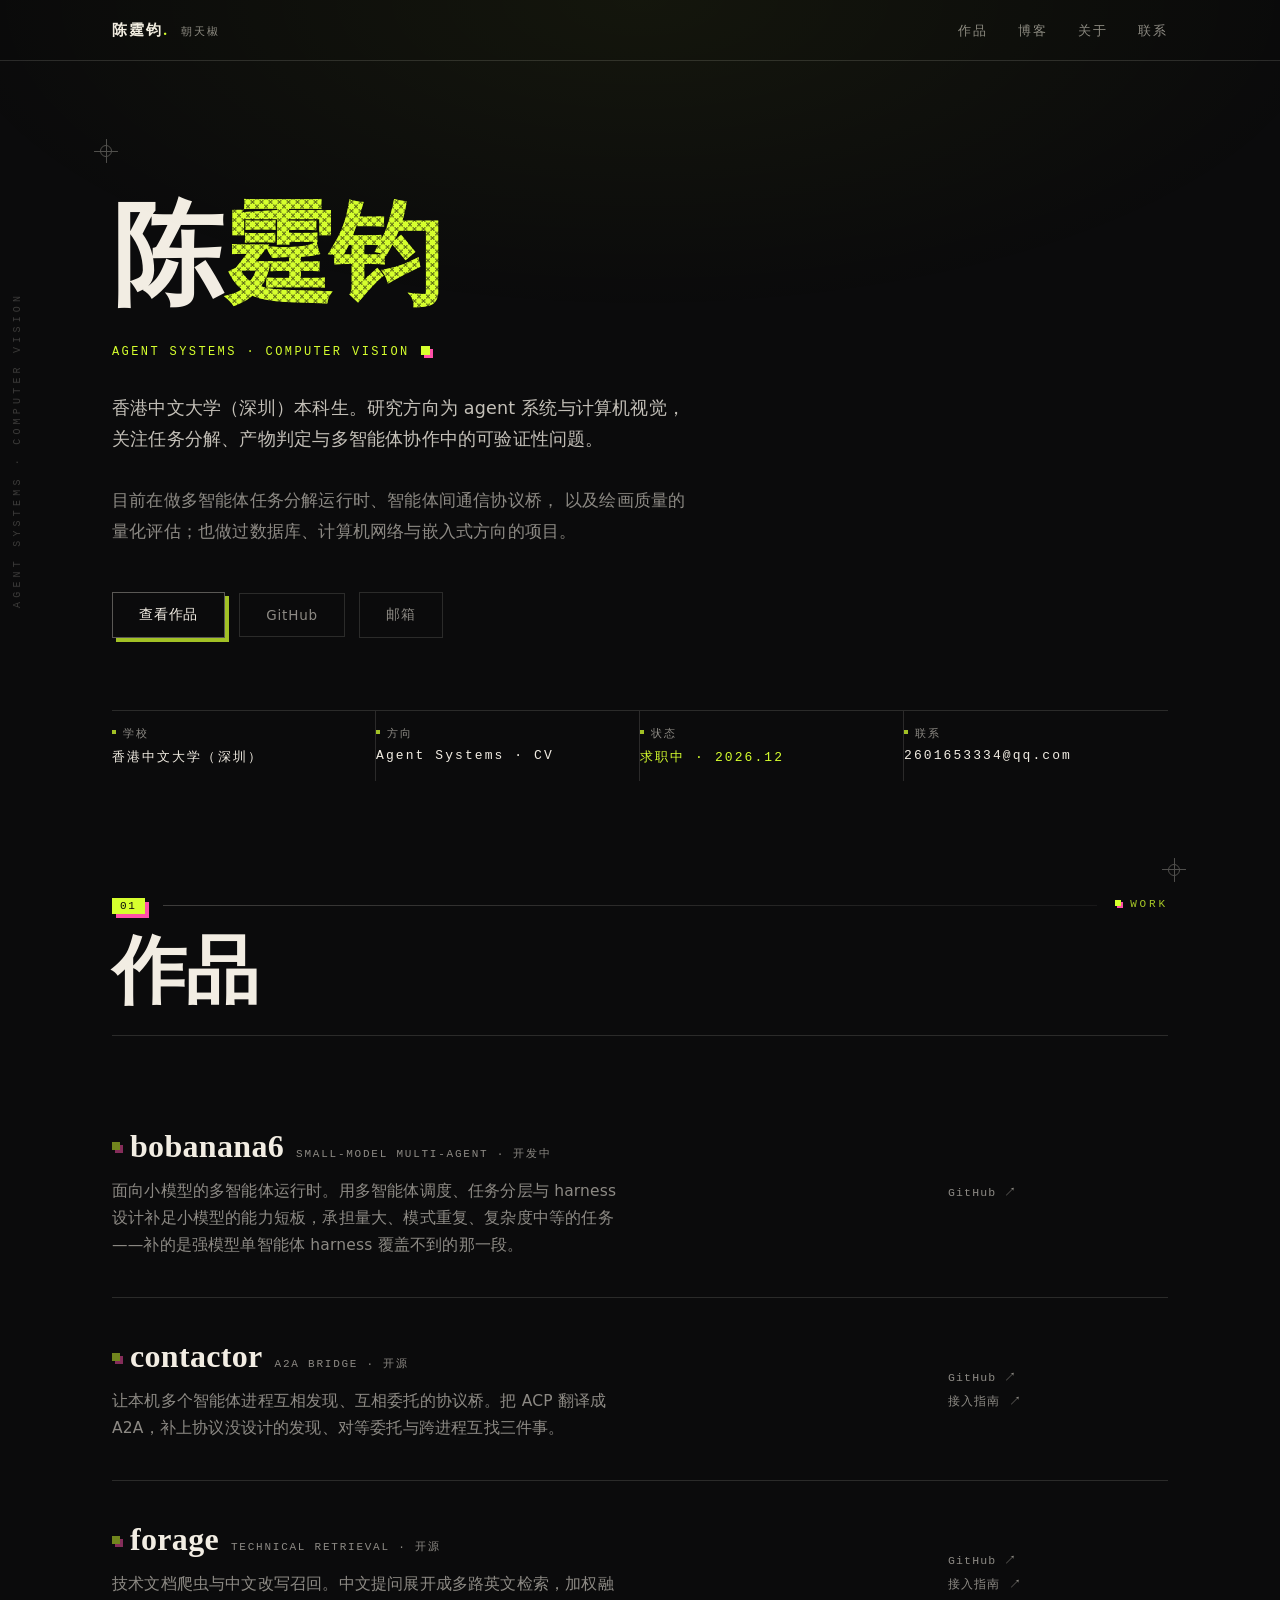
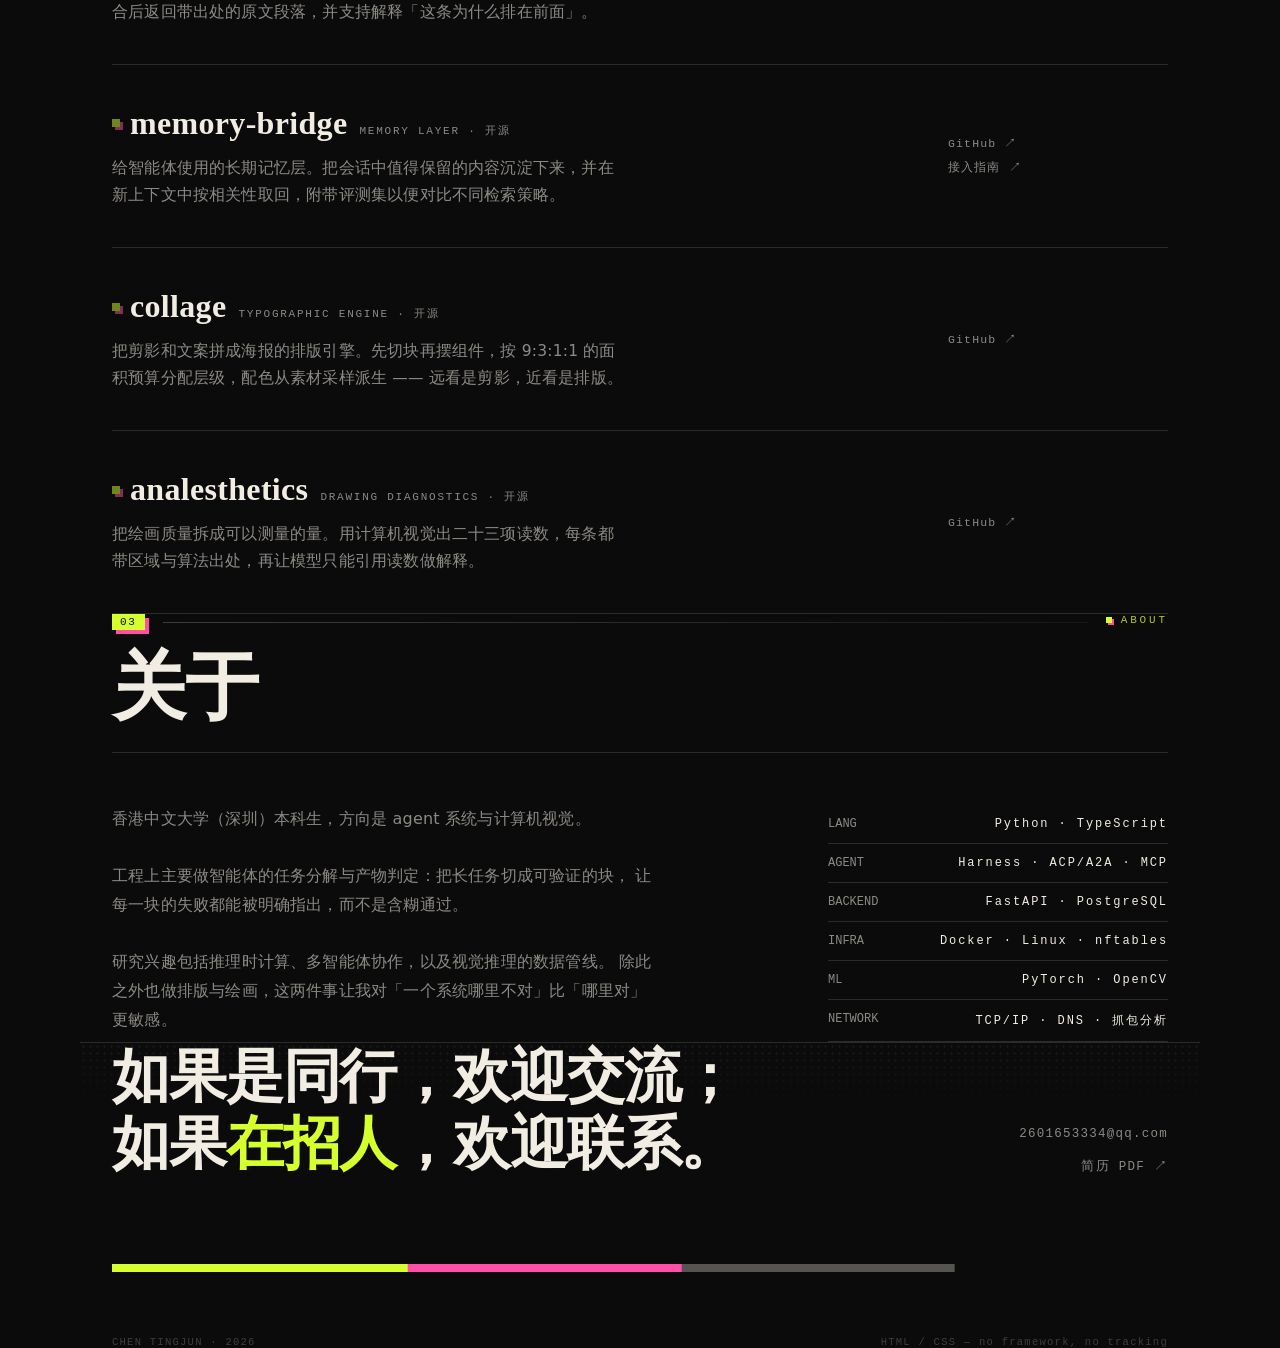
<file: index.html>
<!DOCTYPE html>
<html lang="zh-CN">
<head>
<meta charset="UTF-8">
<meta name="viewport" content="width=device-width, initial-scale=1.0">
<title>陈霆钧 — Agent Systems</title>
<meta name="description" content="把长任务切成块交给多个 agent，再逐块核对产物是否真的合格。做不到就具名失败，不静默通过。">
<meta property="og:title" content="陈霆钧 — Agent Systems">
<meta property="og:description" content="陈霆钧 — Agent Systems · Computer Vision｜香港中文大学（深圳）">
<meta property="og:type" content="website">
<style>
:root{
  --bg:#0b0b0c;
  --ink:#f2ede3;
  --dim:rgba(242,237,227,.56);
  --faint:rgba(242,237,227,.34);
  --line:rgba(242,237,227,.14);
  --acid:#d6ff2e;
  --serif:"Songti SC","Noto Serif CJK SC","Source Han Serif SC","SimSun",serif;
  --sans:"PingFang SC","HarmonyOS Sans SC","MiSans","Microsoft YaHei",system-ui,sans-serif;
  --mono:ui-monospace,"SF Mono","JetBrains Mono",Menlo,Consolas,monospace;
}
*{margin:0;padding:0;box-sizing:border-box}
html{scroll-behavior:smooth}
body{background:var(--bg);color:var(--ink);font-family:var(--sans);
     -webkit-font-smoothing:antialiased;overflow-x:hidden}
body::before{content:"";position:fixed;inset:0;pointer-events:none;z-index:99;
  background:radial-gradient(ellipse 80% 50% at 50% 0%,rgba(214,255,46,.05),transparent 70%)}
.wrap{max-width:1120px;margin:0 auto;padding:0 32px}
::selection{background:var(--acid);color:#0b0b0c}

/* ── reveal ───────────────────────────── */
.reveal{opacity:1;transform:none}
html.js .reveal{opacity:0;transform:translateY(26px);transition:opacity .9s ease,transform .9s ease}
html.js .reveal.on{opacity:1;transform:none}
.reveal.d1{transition-delay:.12s}
.reveal.d2{transition-delay:.24s}
.reveal.d3{transition-delay:.36s}

/* ── nav ──────────────────────────────── */
nav{position:sticky;top:0;z-index:50;background:rgba(11,11,12,.78);
    backdrop-filter:blur(16px);border-bottom:1px solid var(--line)}
nav .wrap{display:flex;justify-content:space-between;align-items:center;height:60px}
.brand{font-family:var(--serif);font-weight:900;font-size:15px;letter-spacing:.14em}
.brand i{font-style:normal;color:var(--acid)}
.brand small{font-family:var(--mono);font-weight:400;font-size:10.5px;
             letter-spacing:.16em;color:var(--dim);margin-left:12px}
nav ul{display:flex;gap:30px;list-style:none}
nav a{font-size:12.5px;letter-spacing:.16em;color:var(--dim);text-decoration:none;
      transition:color .25s}
nav a:hover{color:var(--ink)}

/* ── hero ─────────────────────────────── */
.hero{padding-top:15vh;padding-bottom:13vh;position:relative}
h1{font-family:var(--serif);font-weight:900;
   font-size:clamp(2.6rem,7.6vw,6rem);line-height:1.16;letter-spacing:.01em}
h1 em{font-style:normal;color:var(--acid)}
.hero-role{font-family:var(--mono);font-size:12.5px;letter-spacing:.18em;
           text-transform:uppercase;color:var(--acid);margin-top:30px}
.hero h1{font-size:clamp(3rem,8vw,6.4rem)}

h1 .mono{font-family:var(--mono);font-weight:700;letter-spacing:-.02em;font-size:.86em}
.hero-sub{margin-top:34px;max-width:34em;color:var(--dim);
          font-size:clamp(15px,1.4vw,17px);line-height:1.85}
.hero-sub code{font-family:var(--mono);color:var(--ink);font-size:.92em}
.cta-row{display:flex;gap:14px;flex-wrap:wrap;margin-top:46px;align-items:center}
.btn{display:inline-flex;align-items:center;gap:8px;padding:13px 26px;
     font-size:13.5px;letter-spacing:.06em;text-decoration:none;
     border:1px solid var(--faint);color:var(--ink);transition:all .28s}
.btn:hover{background:var(--acid);color:#0b0b0c;border-color:var(--acid)}
.btn.ghost{border-color:var(--line);color:var(--dim)}
.btn.ghost:hover{background:transparent;color:var(--ink);border-color:var(--faint)}

/* ── meta strip ───────────────────────── */
.meta{margin-top:72px;display:flex;flex-wrap:wrap;border-top:1px solid var(--line)}
.meta div{flex:1 1 140px;padding:15px 0;border-right:1px solid var(--line)}
.meta div:last-child{border-right:none}
.meta dt{font-size:10.5px;letter-spacing:.18em;color:var(--dim)}
.meta dd{font-family:var(--mono);font-size:13px;margin-top:7px;color:var(--ink)}

/* ── section ──────────────────────────── */
section{padding-top:12vh;padding-bottom:12vh}
.sec-head{display:flex;align-items:baseline;gap:22px;margin-bottom:58px;
          border-bottom:1px solid var(--line);padding-bottom:22px}
.sec-title{font-family:var(--serif);font-weight:900;
           font-size:clamp(1.7rem,3.6vw,2.6rem);letter-spacing:.03em}
.sec-idx{font-family:var(--mono);font-size:12px;color:var(--acid);letter-spacing:.1em}

/* ── work list ────────────────────────── */
.item{display:grid;grid-template-columns:1fr 220px;gap:36px;
      padding:38px 0;border-bottom:1px solid var(--line);
      text-decoration:none;color:inherit;transition:padding-left .3s,border-color .3s}
.item:hover{padding-left:14px;border-color:var(--faint)}
.item h3{font-family:var(--serif);font-weight:700;
         font-size:clamp(1.25rem,2.2vw,1.6rem);letter-spacing:.03em;margin-bottom:12px}
.item h3 small{font-family:var(--mono);font-size:11px;color:var(--dim);
               letter-spacing:.14em;margin-left:12px;font-weight:400}
.item p{font-size:14px;line-height:1.85;color:var(--dim);max-width:52ch}
.links{display:flex;flex-direction:column;gap:9px;justify-content:center}
.links a{font-family:var(--mono);font-size:11.5px;letter-spacing:.1em;
         color:var(--dim);text-decoration:none;transition:color .22s}
.links a:hover{color:var(--acid)}

/* ── method ───────────────────────────── */
.method{display:grid;grid-template-columns:repeat(3,1fr);gap:0;
        border-top:1px solid var(--line)}
.step{padding:38px 30px 38px 0;border-right:1px solid var(--line)}
.step:last-child{border-right:none}
.step-n{font-family:var(--mono);font-size:11px;color:var(--acid);
        letter-spacing:.16em;margin-bottom:18px}
.step h3{font-family:var(--serif);font-weight:700;font-size:clamp(1.1rem,1.9vw,1.4rem);
         letter-spacing:.04em;margin-bottom:12px}
.step p{font-size:13.5px;line-height:1.8;color:var(--dim)}

/* ── about ────────────────────────────── */
.about{display:grid;grid-template-columns:1fr 340px;gap:72px}
.about p{font-size:15px;line-height:2;color:var(--dim)}
.about p+p{margin-top:20px}
.about strong{color:var(--ink);font-weight:500}
.stack{list-style:none;font-family:var(--mono);font-size:12px}
.stack li{display:flex;justify-content:space-between;padding:12px 0;
          border-bottom:1px solid var(--line);color:var(--dim)}
.stack li span:last-child{color:var(--ink)}

/* ── footer ───────────────────────────── */
footer{padding-top:13vh;padding-bottom:9vh;border-top:1px solid var(--line)}
.foot{display:flex;justify-content:space-between;flex-wrap:wrap;gap:40px;align-items:flex-end}
.foot h2{font-family:var(--serif);font-weight:900;
         font-size:clamp(1.7rem,4vw,3rem);line-height:1.3;letter-spacing:.02em}
.foot h2 em{font-style:normal;color:var(--acid)}
.flinks{display:flex;flex-direction:column;gap:14px;align-items:flex-end}
.flinks a{font-family:var(--mono);font-size:12.5px;letter-spacing:.1em;color:var(--dim);
          text-decoration:none;border-bottom:1px solid transparent;padding-bottom:2px;
          transition:all .25s}
.flinks a:hover{color:var(--acid);border-color:var(--acid)}
.colophon{margin-top:64px;font-family:var(--mono);font-size:10.5px;color:#3d3d42;
          letter-spacing:.12em;display:flex;justify-content:space-between;
          flex-wrap:wrap;gap:14px}

@media(max-width:880px){
  section{padding-top:9vh;padding-bottom:9vh}
  .hero{padding-top:11vh;padding-bottom:9vh}
  .reveal{transition-duration:.55s}
  .item{grid-template-columns:1fr;gap:20px}
  .links{flex-direction:row;gap:22px}
  .method{grid-template-columns:1fr}
  .step{border-right:none;border-bottom:1px solid var(--line);padding-right:0}
  .about{grid-template-columns:1fr;gap:44px}
  .meta div{flex:1 1 100%;border-right:none;border-bottom:1px solid var(--line)}
  .foot{flex-direction:column;align-items:flex-start}
  .flinks{align-items:flex-start}
}
@media(prefers-reduced-motion:reduce){
  .reveal{opacity:1;transform:none;transition:none}
  html{scroll-behavior:auto}
}

.badge{display:inline-block;font-family:var(--mono);font-size:9.5px;
       letter-spacing:.14em;color:var(--acid);border:1px solid rgba(214,255,46,.35);
       padding:2px 7px;margin-left:9px;vertical-align:middle;white-space:nowrap}
.wipbar{border:1px solid rgba(214,255,46,.28);
        background:rgba(214,255,46,.05);
        padding:14px 20px;margin:0 auto 0;max-width:800px;
        font-family:var(--mono);font-size:11.5px;letter-spacing:.08em;
        color:rgba(242,237,227,.7);text-align:center}
.wipbar b{color:var(--acid);font-weight:400}


.item h3 a{color:inherit;text-decoration:none}
.item{cursor:pointer}
</style>
<script>document.documentElement.classList.add("js");</script>
<link rel="stylesheet" href="assets/print.css">
</head>
<body>
<div class="boot" aria-hidden="true" style="position:fixed;inset:0;z-index:300;background:#0b0b0c;pointer-events:none"></div>

<nav>
  <div class="wrap">
    <div class="brand">陈霆钧<i>.</i><small>朝天椒</small></div>
    <ul>
      <li><a href="#work">作品</a></li>
      
      <li><a href="blog.html">博客</a></li>
      <li><a href="#about">关于</a></li>
      <li><a href="#contact">联系</a></li>
    </ul>
  </div>
</nav>

<div class="rail" aria-hidden="true">AGENT SYSTEMS · COMPUTER VISION</div>

<header class="hero wrap">
  <div class="halftone"></div>
  <span class="regmark tl"></span>
  <span class="regmark br"></span>
  <h1 class="reveal on">陈<span class="ht">霆钧</span></h1>
  <p class="hero-role reveal d1">Agent Systems · Computer Vision</p>
  <p class="hero-sub reveal d1">
    香港中文大学（深圳）本科生。研究方向为 agent 系统与计算机视觉，
    关注任务分解、产物判定与多智能体协作中的可验证性问题。
  </p>
  <p class="hero-sub reveal d1">
    目前在做多智能体任务分解运行时、智能体间通信协议桥，
    以及绘画质量的量化评估；也做过数据库、计算机网络与嵌入式方向的项目。
  </p>
  <div class="cta-row reveal d2">
    <a class="btn" href="#work">查看作品</a>
    <a class="btn ghost" href="https://github.com/ProfYangShengXu/bobanana6">GitHub</a>
    <a class="btn ghost" href="mailto:2601653334@qq.com">邮箱</a>
  </div>
  <dl class="meta reveal d3">
    <div><dt>学校</dt><dd>香港中文大学（深圳）</dd></div>
    <div><dt>方向</dt><dd>Agent Systems · CV</dd></div>
    <div><dt>状态</dt><dd style="color:var(--acid)">求职中 · 2026.12</dd></div>
    <div><dt>联系</dt><dd>2601653334@qq.com</dd></div>
  </dl>
</header>

<section id="work" class="wrap">
  <div class="sec-head reveal">
    <span class="sec-idx">01</span>
    <h2 class="sec-title">作品</h2>
    <span class="sec-rule"></span>
    <span class="sec-en">WORK</span>
  </div>

  <div class="work">
  <div class="item reveal" data-page="bb6.html">
    <div>
      <h3><a href="bb6.html">bobanana6</a><small>SMALL-MODEL MULTI-AGENT · 开发中</small></h3>
      <p>面向小模型的多智能体运行时。用多智能体调度、任务分层与 harness 设计补足小模型的能力短板，承担量大、模式重复、复杂度中等的任务——补的是强模型单智能体 harness 覆盖不到的那一段。</p>
    </div>
    <div class="links">
      
      <a href="https://github.com/ProfYangShengXu/bobanana6">GitHub ↗</a>
    </div>
  </div>

  <div class="item reveal" data-page="contactor.html">
    <div>
      <h3><a href="contactor.html">contactor</a><small>A2A BRIDGE · 开源</small></h3>
      <p>让本机多个智能体进程互相发现、互相委托的协议桥。把 ACP 翻译成 A2A，补上协议没设计的发现、对等委托与跨进程互找三件事。</p>
    </div>
    <div class="links">
      <a href="https://github.com/ProfYangShengXu/contactor">GitHub ↗</a>
      <a href="contactor.html">接入指南 ↗</a>
    </div>
  </div>

  <div class="item reveal" data-page="forage.html">
    <div>
      <h3><a href="forage.html">forage</a><small>TECHNICAL RETRIEVAL · 开源</small></h3>
      <p>技术文档爬虫与中文改写召回。中文提问展开成多路英文检索，加权融合后返回带出处的原文段落，并支持解释「这条为什么排在前面」。</p>
    </div>
    <div class="links">
      <a href="https://github.com/ProfYangShengXu/forage">GitHub ↗</a>
      <a href="forage.html">接入指南 ↗</a>
    </div>
  </div>

  <div class="item reveal" data-page="memory-bridge.html">
    <div>
      <h3><a href="memory-bridge.html">memory-bridge</a><small>MEMORY LAYER · 开源</small></h3>
      <p>给智能体使用的长期记忆层。把会话中值得保留的内容沉淀下来，并在新上下文中按相关性取回，附带评测集以便对比不同检索策略。</p>
    </div>
    <div class="links">
      <a href="https://github.com/ProfYangShengXu/memory-bridge">GitHub ↗</a>
      <a href="memory-bridge.html">接入指南 ↗</a>
    </div>
  </div>

  <div class="item reveal" data-page="collage.html">
    <div>
      <h3><a href="collage.html">collage</a><small>TYPOGRAPHIC ENGINE · 开源</small></h3>
      <p>把剪影和文案拼成海报的排版引擎。先切块再摆组件，按 9:3:1:1 的面积预算分配层级，配色从素材采样派生 —— 远看是剪影，近看是排版。</p>
    </div>
    <div class="links">
      
      <a href="https://github.com/ProfYangShengXu/collage">GitHub ↗</a>
    </div>
  </div>

  <div class="item reveal" data-page="analesthetics.html">
    <div>
      <h3><a href="analesthetics.html">analesthetics</a><small>DRAWING DIAGNOSTICS · 开源</small></h3>
      <p>把绘画质量拆成可以测量的量。用计算机视觉出二十三项读数，每条都带区域与算法出处，再让模型只能引用读数做解释。</p>
    </div>
    <div class="links">
      
      <a href="https://github.com/ProfYangShengXu/analesthetics">GitHub ↗</a>
    </div>
  </div>
  </div>
</section>

<section id="about" class="wrap">
  <div class="sec-head reveal">
    <span class="sec-idx">03</span>
    <h2 class="sec-title">关于</h2>
    <span class="sec-rule"></span>
    <span class="sec-en">ABOUT</span>
  </div>
  <div class="about">
    <div class="reveal d1">
      <p>香港中文大学（深圳）本科生，方向是 agent 系统与计算机视觉。</p>
      <p>工程上主要做智能体的任务分解与产物判定：把长任务切成可验证的块，
         让每一块的失败都能被明确指出，而不是含糊通过。</p>
      <p>研究兴趣包括推理时计算、多智能体协作，以及视觉推理的数据管线。
         除此之外也做排版与绘画，这两件事让我对「一个系统哪里不对」比「哪里对」更敏感。</p>
    </div>
    <ul class="stack reveal d2">
      <li><span>LANG</span><span>Python · TypeScript</span></li>
      <li><span>AGENT</span><span>Harness · ACP/A2A · MCP</span></li>
      <li><span>BACKEND</span><span>FastAPI · PostgreSQL</span></li>
      <li><span>INFRA</span><span>Docker · Linux · nftables</span></li>
      <li><span>ML</span><span>PyTorch · OpenCV</span></li>
      <li><span>NETWORK</span><span>TCP/IP · DNS · 抓包分析</span></li>
    </ul>
  </div>
</section>

<footer id="contact" class="wrap">
    <div class="foot reveal">
    <h2>如果是同行，欢迎交流；<br>如果<em>在招人</em>，欢迎联系。</h2>
    <div class="flinks">
      <a href="mailto:2601653334@qq.com">2601653334@qq.com</a>
      <a href="#">简历 PDF ↗</a>
    </div>
  </div>
  <div class="colophon">
    <span>CHEN TINGJUN · 2026</span>
    <span>HTML / CSS — no framework, no tracking</span>
  </div>
</footer>

<script>
(function(){
  document.documentElement.classList.add('js');
  var els=[].slice.call(document.querySelectorAll('.reveal'));
  function showAll(){ els.forEach(function(e){e.classList.add('on')}); }
  if(!('IntersectionObserver' in window)){ showAll(); return; }
  var io=new IntersectionObserver(function(en){
    en.forEach(function(e){ if(e.isIntersecting){ e.target.classList.add('on'); io.unobserve(e.target);} });
  },{threshold:0.05,rootMargin:'0px 0px -2% 0px'});
  els.forEach(function(e){ io.observe(e) });
  setTimeout(showAll, 1500);
})();
</script>


<script>
document.querySelectorAll('.item[data-page]').forEach(function(el){
  el.addEventListener('click', function(ev){
    if(ev.target.closest('a')) return;      // 点到卡片里的链接时，走链接自己
    location.href = el.dataset.page;
  });
});
</script>

</body>
</html>
</file>
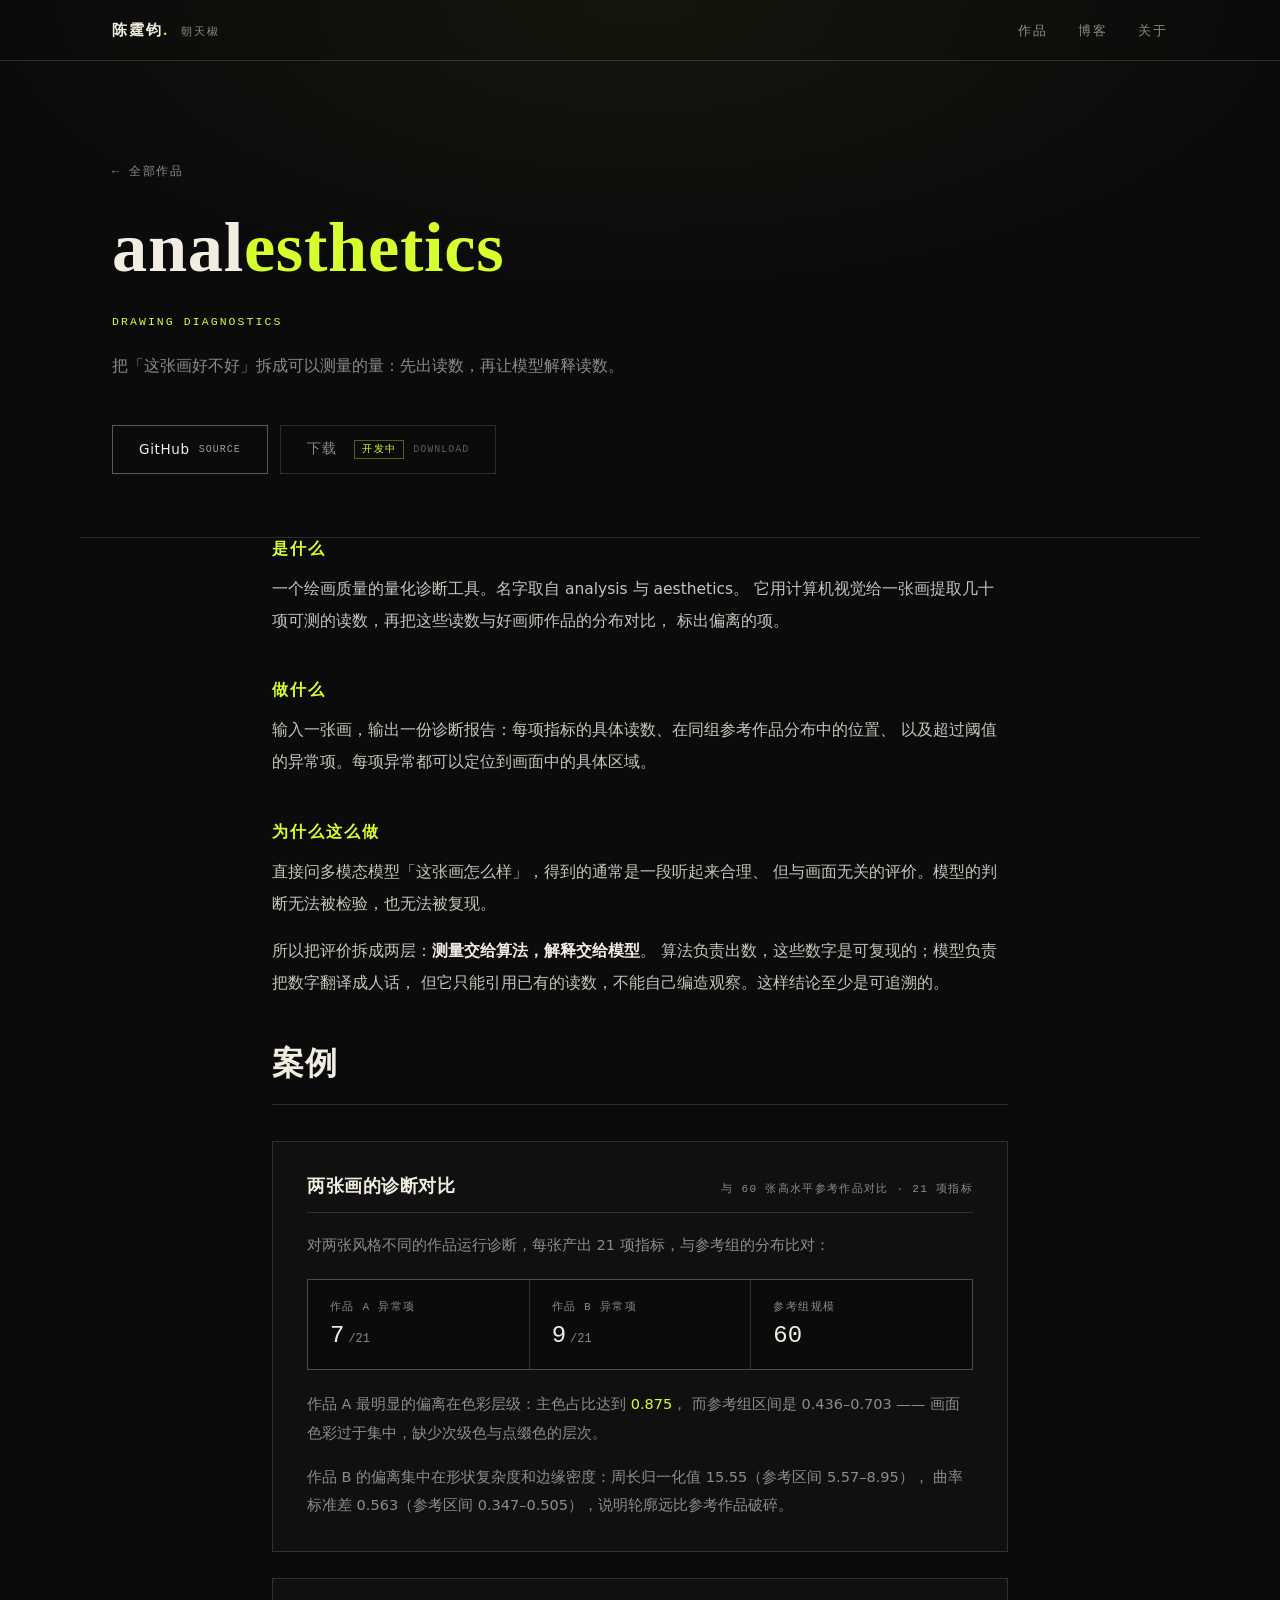
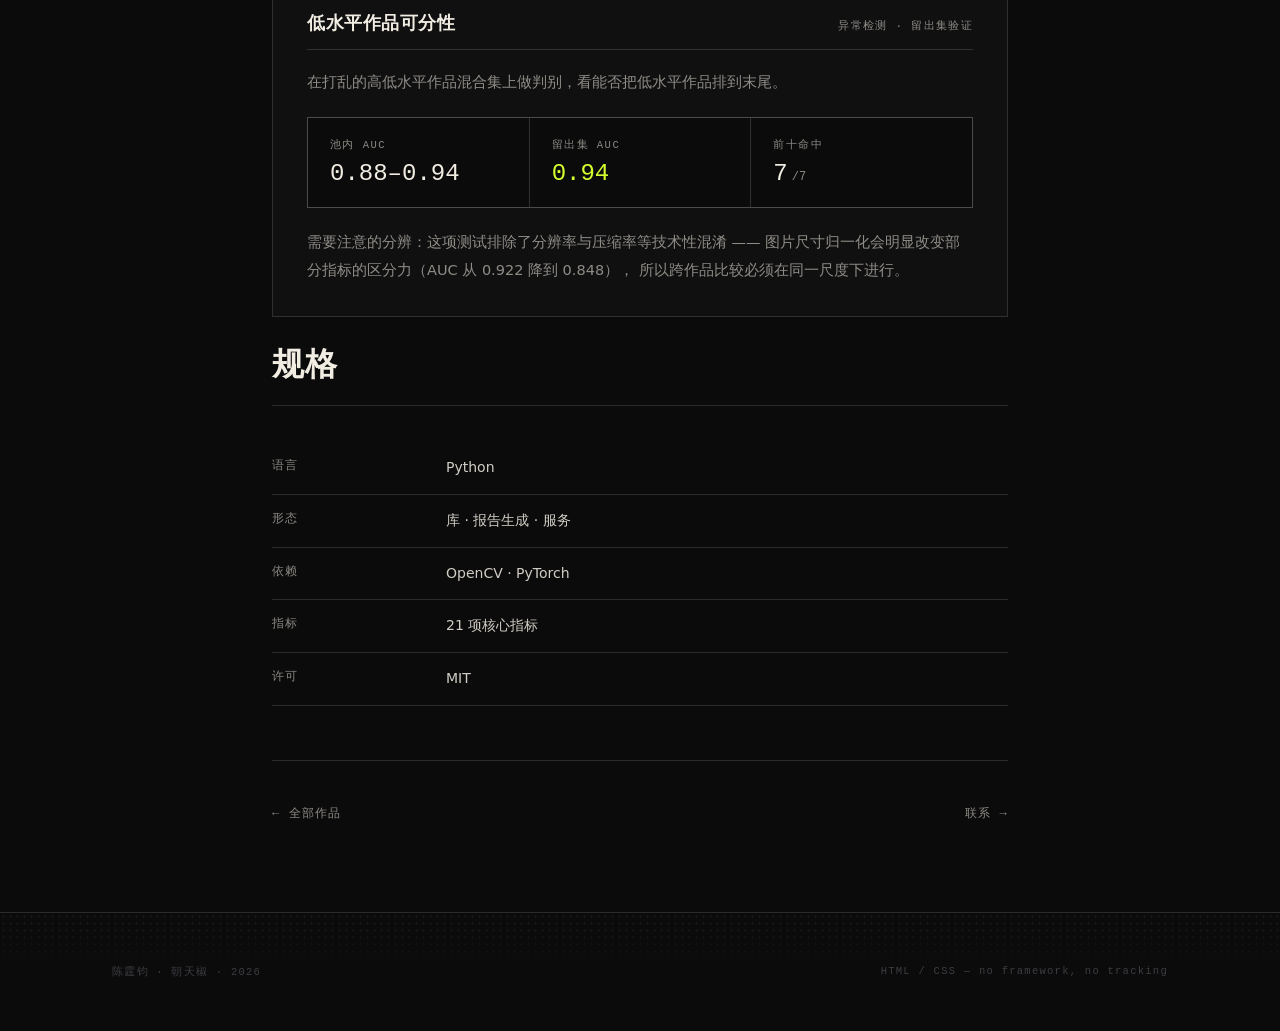
<file: analesthetics.html>
<!DOCTYPE html>
<html lang="zh-CN">
<head>
<meta charset="UTF-8">
<meta name="viewport" content="width=device-width, initial-scale=1.0">
<title>analesthetics — 陈霆钧</title>
<meta name="description" content="把「这张画好不好」拆成可以测量的量：先出读数，再让模型解释读数。">
<meta property="og:title" content="analesthetics — Drawing Diagnostics">
<meta property="og:description" content="把「这张画好不好」拆成可以测量的量：先出读数，再让模型解释读数。">
<meta property="og:type" content="website">
<style>
:root{
  --bg:#0b0b0c; --ink:#f2ede3; --dim:rgba(242,237,227,.56);
  --faint:rgba(242,237,227,.34); --line:rgba(242,237,227,.14);
  --acid:#d6ff2e;
  --serif:"Songti SC","Noto Serif CJK SC","Source Han Serif SC","SimSun",serif;
  --sans:"PingFang SC","HarmonyOS Sans SC","MiSans","Microsoft YaHei",system-ui,sans-serif;
  --mono:ui-monospace,"SF Mono","JetBrains Mono",Menlo,Consolas,monospace;
}
*{margin:0;padding:0;box-sizing:border-box}
html{scroll-behavior:smooth}
body{background:var(--bg);color:var(--ink);font-family:var(--sans);
     -webkit-font-smoothing:antialiased;overflow-x:hidden}
body::before{content:"";position:fixed;inset:0;pointer-events:none;z-index:99;
  background:radial-gradient(ellipse 80% 50% at 50% 0%,rgba(214,255,46,.05),transparent 70%)}
::selection{background:var(--acid);color:#0b0b0c}
.wrap{max-width:1120px;margin:0 auto;padding:0 32px}
.wrap.narrow{max-width:800px}

/* 渐进增强：默认可见。只有 html.js 存在（脚本已运行）才隐藏等待揭示。
   这样即使 JS 报错 / 被禁用 / IntersectionObserver 不支持，内容也不会消失。 */
.reveal{opacity:1;transform:none}
html.js .reveal{opacity:0;transform:translateY(26px);
                transition:opacity .9s ease,transform .9s ease}
html.js .reveal.on{opacity:1;transform:none}
html.js .reveal.d1{transition-delay:.12s}
html.js .reveal.d2{transition-delay:.24s}
html.js .reveal.d3{transition-delay:.36s}

nav{position:sticky;top:0;z-index:50;background:rgba(11,11,12,.78);
    backdrop-filter:blur(16px);border-bottom:1px solid var(--line)}
nav .wrap{display:flex;justify-content:space-between;align-items:center;height:60px}
.brand{font-family:var(--serif);font-weight:900;font-size:15px;letter-spacing:.14em;
       text-decoration:none;color:var(--ink)}
.brand i{font-style:normal;color:var(--acid)}
.brand small{font-family:var(--mono);font-weight:400;font-size:10.5px;
             letter-spacing:.16em;color:var(--dim);margin-left:12px}
nav ul{display:flex;gap:30px;list-style:none}
nav a{font-size:12.5px;letter-spacing:.16em;color:var(--dim);text-decoration:none;
      transition:color .25s}
nav a:hover,nav a.on{color:var(--ink)}

/* ── 详情页 ── */
.ph{padding-top:11vh;padding-bottom:7vh;border-bottom:1px solid var(--line)}
.crumb{font-family:var(--mono);font-size:11.5px;letter-spacing:.14em;
       color:var(--dim);text-decoration:none;transition:color .25s}
.crumb:hover{color:var(--acid)}
.ph h1{font-family:var(--serif);font-weight:900;line-height:1.16;letter-spacing:.01em;
       font-size:clamp(2.3rem,5.6vw,4.4rem);margin:28px 0 0}
.ph h1 em{font-style:normal;color:var(--acid)}
.ph .kind{font-family:var(--mono);font-size:11.5px;letter-spacing:.18em;
          color:var(--acid);text-transform:uppercase;margin-top:26px;display:block}
.ph .lede{margin-top:22px;max-width:36em;color:var(--dim);font-size:16px;line-height:1.95}

/* 行动区：在线服务 / 下载 / 代码 */
.acts{display:flex;flex-wrap:wrap;gap:12px;margin-top:44px}
.act{display:inline-flex;align-items:center;gap:9px;padding:14px 26px;
     font-size:13.5px;letter-spacing:.05em;text-decoration:none;
     border:1px solid var(--faint);color:var(--ink);transition:all .28s}
.act:hover{background:var(--acid);color:#0b0b0c;border-color:var(--acid)}
.act.ghost{border-color:var(--line);color:var(--dim)}
.act.ghost:hover{background:transparent;color:var(--ink);border-color:var(--faint)}
.act small{font-family:var(--mono);font-size:10px;letter-spacing:.1em;opacity:.65}

section{padding-top:9vh;padding-bottom:9vh}
.sec-h{font-family:var(--serif);font-weight:900;letter-spacing:.03em;
       font-size:clamp(1.4rem,2.8vw,2rem);margin-bottom:36px;
       padding-bottom:18px;border-bottom:1px solid var(--line)}
.body-t p{font-size:15.5px;line-height:2.05;color:rgba(242,237,227,.82);margin-bottom:24px}
.body-t strong{color:var(--ink);font-weight:600}
.body-t em{font-style:normal;color:var(--acid)}

/* 规格表 */
.spec{list-style:none}
.spec li{display:grid;grid-template-columns:150px 1fr;gap:24px;
         padding:14px 0;border-bottom:1px solid var(--line);font-size:14px}
.spec dt,.spec .k{font-family:var(--mono);font-size:11.5px;letter-spacing:.1em;
                  color:var(--dim);padding-top:2px}
.spec .v{color:rgba(242,237,227,.86);line-height:1.7}

/* 三步 / 特性 */
.feats{display:grid;grid-template-columns:repeat(3,1fr);gap:0;border-top:1px solid var(--line)}
.feat{padding:30px 26px 30px 0;border-right:1px solid var(--line)}
.feat:last-child{border-right:none}
.feat .n{font-family:var(--mono);font-size:11px;color:var(--acid);
         letter-spacing:.16em;margin-bottom:16px}
.feat h3{font-family:var(--serif);font-weight:700;font-size:1.15rem;
         letter-spacing:.03em;margin-bottom:10px}
.feat p{font-size:13.5px;line-height:1.8;color:var(--dim)}

pre{font-family:var(--mono);font-size:12.5px;line-height:1.9;
    background:rgba(242,237,227,.035);border:1px solid var(--line);
    padding:22px 24px;overflow-x:auto;margin:24px 0;color:rgba(242,237,227,.8)}
pre b{color:var(--acid);font-weight:400}

.note{font-size:13px;line-height:1.85;color:var(--dim);
      border-left:2px solid var(--acid);padding-left:20px;margin:28px 0}

.pager{display:flex;justify-content:space-between;flex-wrap:wrap;gap:18px;
       padding:44px 0 0;border-top:1px solid var(--line);margin-top:6vh}
.pager a{font-family:var(--mono);font-size:12px;letter-spacing:.1em;
         color:var(--dim);text-decoration:none;transition:color .25s}
.pager a:hover{color:var(--acid)}

footer{border-top:1px solid var(--line);padding:52px 0;margin-top:10vh}
.colophon{font-family:var(--mono);font-size:10.5px;color:#3d3d42;
          letter-spacing:.12em;display:flex;justify-content:space-between;flex-wrap:wrap;gap:14px}

@media(max-width:880px){
  .feats{grid-template-columns:1fr}
  .feat{border-right:none;border-bottom:1px solid var(--line);padding-right:0}
  .spec li{grid-template-columns:110px 1fr;gap:16px}
  .reveal{transition-duration:.55s}
}
@media(prefers-reduced-motion:reduce){
  .reveal{opacity:1;transform:none;transition:none}
  html{scroll-behavior:auto}
}


.badge{display:inline-block;font-family:var(--mono);font-size:9.5px;
       letter-spacing:.14em;color:var(--acid);border:1px solid rgba(214,255,46,.35);
       padding:2px 7px;margin-left:9px;vertical-align:middle;white-space:nowrap}
.wipbar{border:1px solid rgba(214,255,46,.28);
        background:rgba(214,255,46,.05);
        padding:14px 20px;margin:0 auto 0;max-width:800px;
        font-family:var(--mono);font-size:11.5px;letter-spacing:.08em;
        color:rgba(242,237,227,.7);text-align:center}
.wipbar b{color:var(--acid);font-weight:400}

</style>
<style>
/* 概述三段 */
.ov{margin-bottom:42px}
.ov h3{font-family:var(--serif);font-weight:700;font-size:1.02rem;
       letter-spacing:.12em;color:var(--acid);margin-bottom:14px}
.ov p{font-size:15.5px;line-height:2.05;color:rgba(242,237,227,.82)}
.ov p+p{margin-top:16px}
.ov strong{color:var(--ink);font-weight:600}

/* 案例卡 */
.case{border:1px solid var(--line);padding:32px 34px;margin-bottom:26px;
      background:rgba(242,237,227,.02)}
.case-h{display:flex;justify-content:space-between;align-items:baseline;
        gap:18px;flex-wrap:wrap;margin-bottom:18px;
        padding-bottom:14px;border-bottom:1px solid var(--line)}
.case-h b{font-family:var(--serif);font-weight:700;font-size:1.1rem;letter-spacing:.03em}
.case-h span{font-family:var(--mono);font-size:11px;letter-spacing:.12em;color:var(--dim)}
.case p{font-size:14.5px;line-height:1.95;color:var(--dim);margin-bottom:16px}
.case p:last-child{margin-bottom:0}
.case em{font-style:normal;color:var(--acid)}
.case strong{color:var(--ink);font-weight:600}

/* 数据行 */
.stats{display:grid;grid-template-columns:repeat(auto-fit,minmax(170px,1fr));
       gap:1px;background:var(--line);border:1px solid var(--line);margin:20px 0}
.stats div{background:var(--bg);padding:20px 22px}
.stats dt{font-family:var(--mono);font-size:10.5px;letter-spacing:.14em;color:var(--dim)}
.stats dd{font-family:var(--mono);font-size:1.5rem;margin-top:8px;color:var(--ink)}
.stats dd i{font-style:normal;color:var(--acid)}
.stats dd small{font-size:.5em;color:var(--dim);margin-left:4px}

.empty{font-size:13.5px;color:var(--dim);line-height:1.9;
       border:1px dashed var(--line);padding:28px 30px}
</style>
<script>document.documentElement.classList.add("js");</script>
<link rel="stylesheet" href="assets/print.css">
</head>
<body>
<nav>
  <div class="wrap">
    <a href="index.html" class="brand">陈霆钧<i>.</i><small>朝天椒</small></a>
    <ul>
      <li><a href="index.html#work">作品</a></li>
      <li><a href="blog.html">博客</a></li>
      <li><a href="index.html#about">关于</a></li>
    </ul>
  </div>
</nav>

<header class="ph wrap">
  <a class="crumb reveal on" href="index.html#work">← 全部作品</a>
  <h1 class="reveal on">anal<em>esthetics</em></h1>
  <span class="kind reveal d1">Drawing Diagnostics</span>
  <p class="lede reveal d1">把「这张画好不好」拆成可以测量的量：先出读数，再让模型解释读数。</p>
  <div class="acts reveal d2">
    <a class="act" href="https://github.com/ProfYangShengXu/analesthetics">GitHub<small>SOURCE</small></a>
    <a class="act ghost" href="#">下载<span class="badge">开发中</span><small>DOWNLOAD</small></a>
  </div>
</header>

<section class="wrap narrow">
  <div class="ov reveal d1"><h3>是什么</h3><p>一个绘画质量的量化诊断工具。名字取自 analysis 与 aesthetics。
     它用计算机视觉给一张画提取几十项可测的读数，再把这些读数与好画师作品的分布对比，
     标出偏离的项。</p></div>
  <div class="ov reveal d1"><h3>做什么</h3><p>输入一张画，输出一份诊断报告：每项指标的具体读数、在同组参考作品分布中的位置、
     以及超过阈值的异常项。每项异常都可以定位到画面中的具体区域。</p></div>
  <div class="ov reveal d1"><h3>为什么这么做</h3><p>直接问多模态模型「这张画怎么样」，得到的通常是一段听起来合理、
     但与画面无关的评价。模型的判断无法被检验，也无法被复现。</p>
     <p>所以把评价拆成两层：<strong>测量交给算法，解释交给模型</strong>。
     算法负责出数，这些数字是可复现的；模型负责把数字翻译成人话，
     但它只能引用已有的读数，不能自己编造观察。这样结论至少是可追溯的。</p></div>
</section>

<section class="wrap narrow">
  <h2 class="sec-h reveal">案例</h2>
  <div class="case reveal d1"><div class="case-h"><b>两张画的诊断对比</b><span>与 60 张高水平参考作品对比 · 21 项指标</span></div><p>对两张风格不同的作品运行诊断，每张产出 21 项指标，与参考组的分布比对：</p>
        <div class="stats">
          <div><dt>作品 A 异常项</dt><dd>7<small>/21</small></dd></div>
          <div><dt>作品 B 异常项</dt><dd>9<small>/21</small></dd></div>
          <div><dt>参考组规模</dt><dd>60</dd></div>
        </div>
        <p>作品 A 最明显的偏离在色彩层级：主色占比达到 <em>0.875</em>，
        而参考组区间是 0.436–0.703 —— 画面色彩过于集中，缺少次级色与点缀色的层次。</p>
        <p>作品 B 的偏离集中在形状复杂度和边缘密度：周长归一化值 15.55（参考区间 5.57–8.95），
        曲率标准差 0.563（参考区间 0.347–0.505），说明轮廓远比参考作品破碎。</p></div>
  <div class="case reveal d1"><div class="case-h"><b>低水平作品可分性</b><span>异常检测 · 留出集验证</span></div><p>在打乱的高低水平作品混合集上做判别，看能否把低水平作品排到末尾。</p>
        <div class="stats">
          <div><dt>池内 AUC</dt><dd>0.88–0.94</dd></div>
          <div><dt>留出集 AUC</dt><dd><i>0.94</i></dd></div>
          <div><dt>前十命中</dt><dd>7<small>/7</small></dd></div>
        </div>
        <p>需要注意的分辨：这项测试排除了分辨率与压缩率等技术性混淆 ——
        图片尺寸归一化会明显改变部分指标的区分力（AUC 从 0.922 降到 0.848），
        所以跨作品比较必须在同一尺度下进行。</p></div>
</section>

<section class="wrap narrow">
  <h2 class="sec-h reveal">规格</h2>
  <ul class="spec reveal d1">
    <li><span class="k">语言</span><span class="v">Python</span></li>
    <li><span class="k">形态</span><span class="v">库 · 报告生成 · 服务</span></li>
    <li><span class="k">依赖</span><span class="v">OpenCV · PyTorch</span></li>
    <li><span class="k">指标</span><span class="v">21 项核心指标</span></li>
    <li><span class="k">许可</span><span class="v">MIT</span></li>
  </ul>
  <div class="pager reveal d2">
    <a href="index.html#work">← 全部作品</a>
    <a href="index.html#contact">联系 →</a>
  </div>
</section>

<footer>
  <div class="wrap colophon">
    <span>陈霆钧 · 朝天椒 · 2026</span>
    <span>HTML / CSS — no framework, no tracking</span>
  </div>
</footer>
<script>
(function(){
  document.documentElement.classList.add('js');
  var els=[].slice.call(document.querySelectorAll('.reveal'));
  function showAll(){ els.forEach(function(e){e.classList.add('on')}); }
  if(!('IntersectionObserver' in window)){ showAll(); return; }
  var io=new IntersectionObserver(function(en){
    en.forEach(function(e){ if(e.isIntersecting){ e.target.classList.add('on'); io.unobserve(e.target);} });
  },{threshold:0.05,rootMargin:'0px 0px -2% 0px'});
  els.forEach(function(e){ io.observe(e) });
  // 兜底：1.5s 后强制全部可见，防止任何边界情况导致内容不可见
  setTimeout(showAll, 1500);
})();
</script>
</body>
</html>
</file>
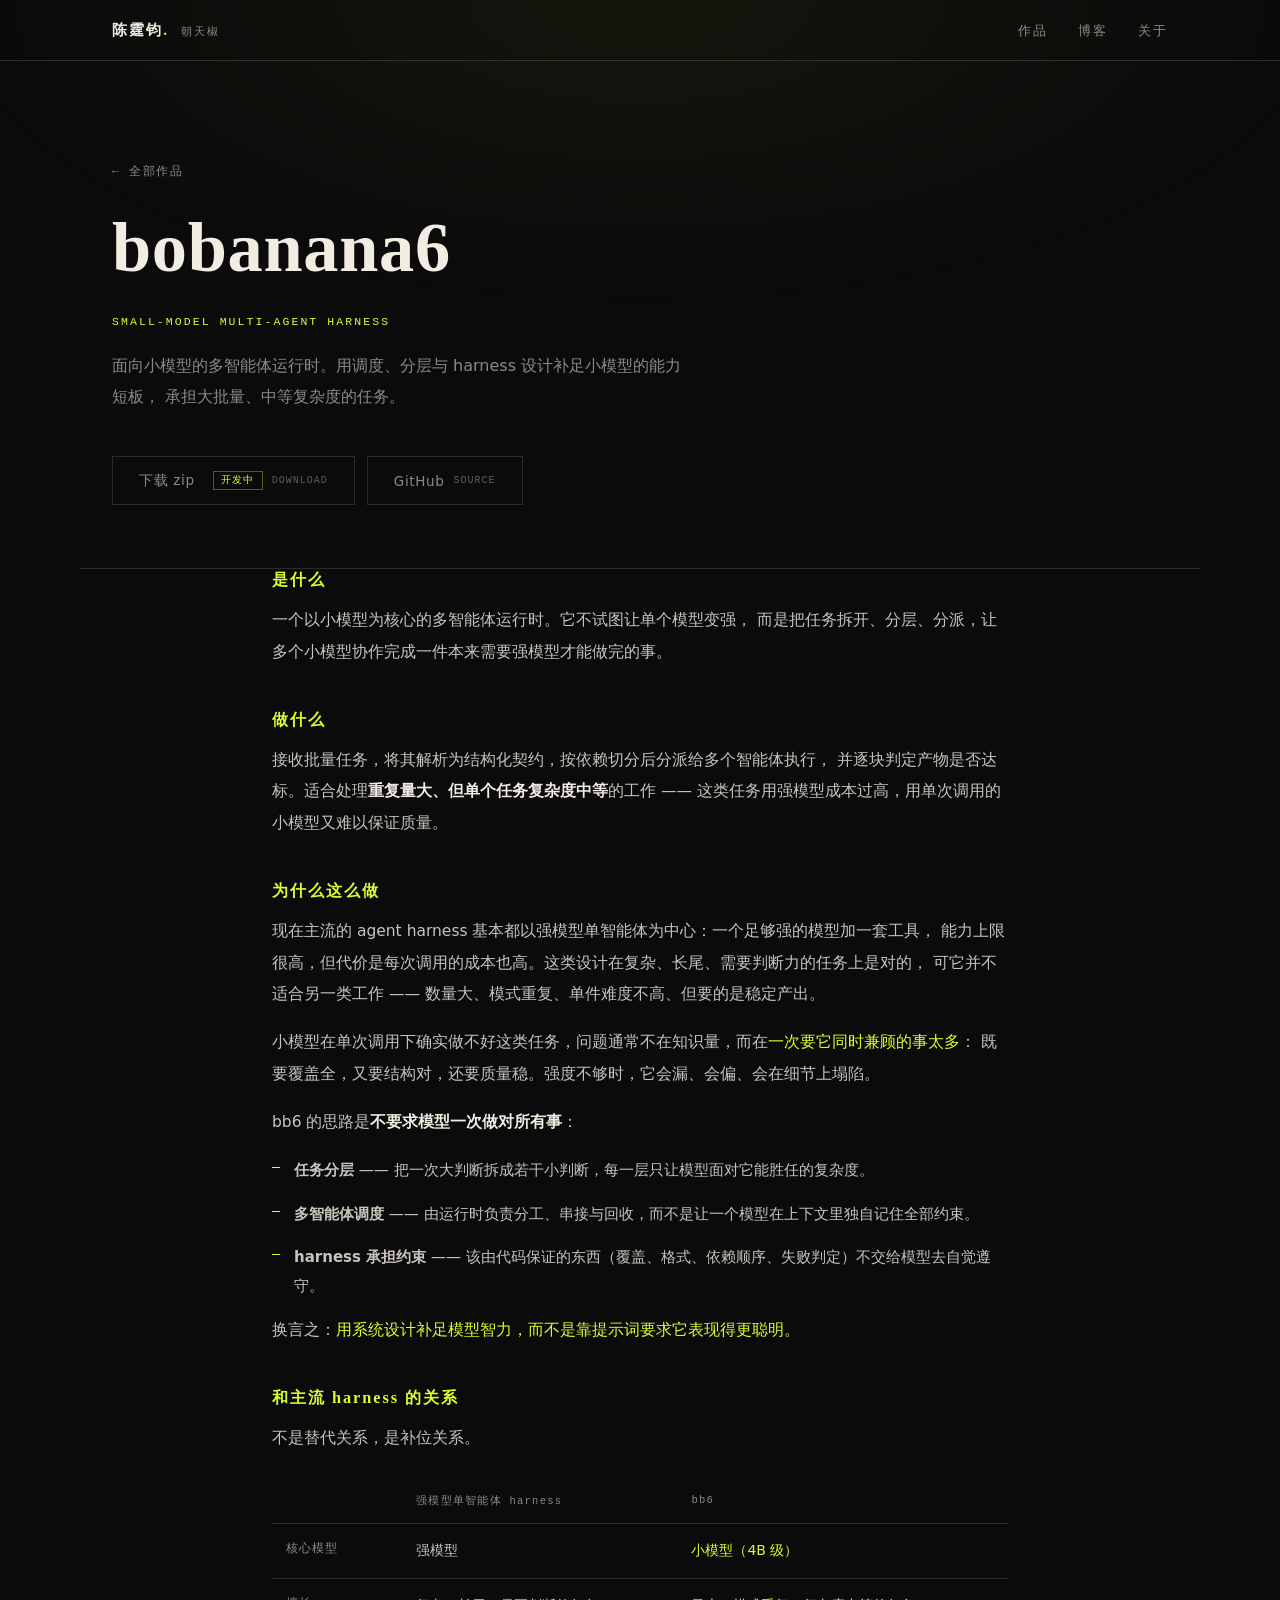
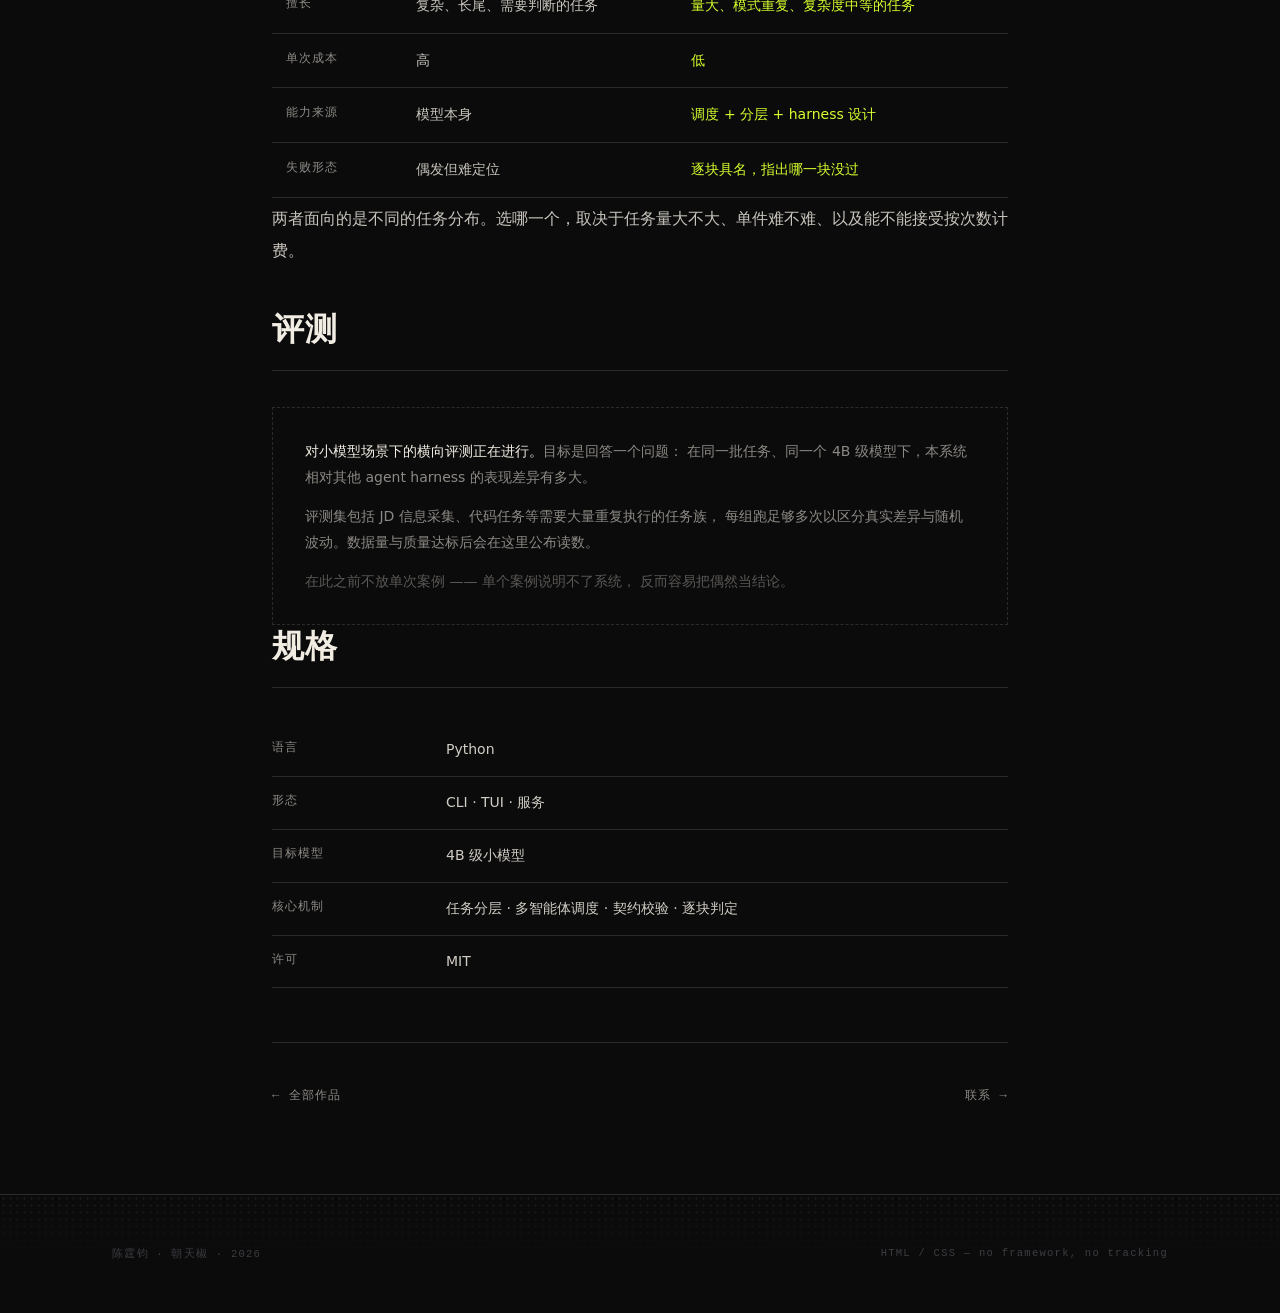
<file: bb6.html>
<!DOCTYPE html>
<html lang="zh-CN">
<head>
<meta charset="UTF-8">
<meta name="viewport" content="width=device-width, initial-scale=1.0">
<title>bobanana6 — 陈霆钧</title>
<meta name="description" content="面向小模型的多智能体运行时。用多智能体调度、任务分层与 harness 设计补足小模型的能力短板，承担大批量、中等复杂度的任务。">
<meta property="og:title" content="bobanana6 — Small-model Multi-Agent Harness">
<meta property="og:description" content="用调度与分层补足小模型的智力短板，承担大批量中等复杂度任务。">
<meta property="og:type" content="website">
<style>
:root{
  --bg:#0b0b0c; --ink:#f2ede3; --dim:rgba(242,237,227,.56);
  --faint:rgba(242,237,227,.34); --line:rgba(242,237,227,.14);
  --acid:#d6ff2e;
  --serif:"Songti SC","Noto Serif CJK SC","Source Han Serif SC","SimSun",serif;
  --sans:"PingFang SC","HarmonyOS Sans SC","MiSans","Microsoft YaHei",system-ui,sans-serif;
  --mono:ui-monospace,"SF Mono","JetBrains Mono",Menlo,Consolas,monospace;
}
*{margin:0;padding:0;box-sizing:border-box}
html{scroll-behavior:smooth}
body{background:var(--bg);color:var(--ink);font-family:var(--sans);
     -webkit-font-smoothing:antialiased;overflow-x:hidden}
body::before{content:"";position:fixed;inset:0;pointer-events:none;z-index:99;
  background:radial-gradient(ellipse 80% 50% at 50% 0%,rgba(214,255,46,.05),transparent 70%)}
::selection{background:var(--acid);color:#0b0b0c}
.wrap{max-width:1120px;margin:0 auto;padding:0 32px}
.wrap.narrow{max-width:800px}

/* 渐进增强：默认可见。只有 html.js 存在（脚本已运行）才隐藏等待揭示。
   这样即使 JS 报错 / 被禁用 / IntersectionObserver 不支持，内容也不会消失。 */
.reveal{opacity:1;transform:none}
html.js .reveal{opacity:0;transform:translateY(26px);
                transition:opacity .9s ease,transform .9s ease}
html.js .reveal.on{opacity:1;transform:none}
html.js .reveal.d1{transition-delay:.12s}
html.js .reveal.d2{transition-delay:.24s}
html.js .reveal.d3{transition-delay:.36s}

nav{position:sticky;top:0;z-index:50;background:rgba(11,11,12,.78);
    backdrop-filter:blur(16px);border-bottom:1px solid var(--line)}
nav .wrap{display:flex;justify-content:space-between;align-items:center;height:60px}
.brand{font-family:var(--serif);font-weight:900;font-size:15px;letter-spacing:.14em;
       text-decoration:none;color:var(--ink)}
.brand i{font-style:normal;color:var(--acid)}
.brand small{font-family:var(--mono);font-weight:400;font-size:10.5px;
             letter-spacing:.16em;color:var(--dim);margin-left:12px}
nav ul{display:flex;gap:30px;list-style:none}
nav a{font-size:12.5px;letter-spacing:.16em;color:var(--dim);text-decoration:none;
      transition:color .25s}
nav a:hover,nav a.on{color:var(--ink)}

/* ── 详情页 ── */
.ph{padding-top:11vh;padding-bottom:7vh;border-bottom:1px solid var(--line)}
.crumb{font-family:var(--mono);font-size:11.5px;letter-spacing:.14em;
       color:var(--dim);text-decoration:none;transition:color .25s}
.crumb:hover{color:var(--acid)}
.ph h1{font-family:var(--serif);font-weight:900;line-height:1.16;letter-spacing:.01em;
       font-size:clamp(2.3rem,5.6vw,4.4rem);margin:28px 0 0}
.ph h1 em{font-style:normal;color:var(--acid)}
.ph .kind{font-family:var(--mono);font-size:11.5px;letter-spacing:.18em;
          color:var(--acid);text-transform:uppercase;margin-top:26px;display:block}
.ph .lede{margin-top:22px;max-width:36em;color:var(--dim);font-size:16px;line-height:1.95}

/* 行动区：在线服务 / 下载 / 代码 */
.acts{display:flex;flex-wrap:wrap;gap:12px;margin-top:44px}
.act{display:inline-flex;align-items:center;gap:9px;padding:14px 26px;
     font-size:13.5px;letter-spacing:.05em;text-decoration:none;
     border:1px solid var(--faint);color:var(--ink);transition:all .28s}
.act:hover{background:var(--acid);color:#0b0b0c;border-color:var(--acid)}
.act.ghost{border-color:var(--line);color:var(--dim)}
.act.ghost:hover{background:transparent;color:var(--ink);border-color:var(--faint)}
.act small{font-family:var(--mono);font-size:10px;letter-spacing:.1em;opacity:.65}

section{padding-top:9vh;padding-bottom:9vh}
.sec-h{font-family:var(--serif);font-weight:900;letter-spacing:.03em;
       font-size:clamp(1.4rem,2.8vw,2rem);margin-bottom:36px;
       padding-bottom:18px;border-bottom:1px solid var(--line)}
.body-t p{font-size:15.5px;line-height:2.05;color:rgba(242,237,227,.82);margin-bottom:24px}
.body-t strong{color:var(--ink);font-weight:600}
.body-t em{font-style:normal;color:var(--acid)}

/* 规格表 */
.spec{list-style:none}
.spec li{display:grid;grid-template-columns:150px 1fr;gap:24px;
         padding:14px 0;border-bottom:1px solid var(--line);font-size:14px}
.spec dt,.spec .k{font-family:var(--mono);font-size:11.5px;letter-spacing:.1em;
                  color:var(--dim);padding-top:2px}
.spec .v{color:rgba(242,237,227,.86);line-height:1.7}

/* 三步 / 特性 */
.feats{display:grid;grid-template-columns:repeat(3,1fr);gap:0;border-top:1px solid var(--line)}
.feat{padding:30px 26px 30px 0;border-right:1px solid var(--line)}
.feat:last-child{border-right:none}
.feat .n{font-family:var(--mono);font-size:11px;color:var(--acid);
         letter-spacing:.16em;margin-bottom:16px}
.feat h3{font-family:var(--serif);font-weight:700;font-size:1.15rem;
         letter-spacing:.03em;margin-bottom:10px}
.feat p{font-size:13.5px;line-height:1.8;color:var(--dim)}

pre{font-family:var(--mono);font-size:12.5px;line-height:1.9;
    background:rgba(242,237,227,.035);border:1px solid var(--line);
    padding:22px 24px;overflow-x:auto;margin:24px 0;color:rgba(242,237,227,.8)}
pre b{color:var(--acid);font-weight:400}

.note{font-size:13px;line-height:1.85;color:var(--dim);
      border-left:2px solid var(--acid);padding-left:20px;margin:28px 0}

.pager{display:flex;justify-content:space-between;flex-wrap:wrap;gap:18px;
       padding:44px 0 0;border-top:1px solid var(--line);margin-top:6vh}
.pager a{font-family:var(--mono);font-size:12px;letter-spacing:.1em;
         color:var(--dim);text-decoration:none;transition:color .25s}
.pager a:hover{color:var(--acid)}

footer{border-top:1px solid var(--line);padding:52px 0;margin-top:10vh}
.colophon{font-family:var(--mono);font-size:10.5px;color:#3d3d42;
          letter-spacing:.12em;display:flex;justify-content:space-between;flex-wrap:wrap;gap:14px}

@media(max-width:880px){
  .feats{grid-template-columns:1fr}
  .feat{border-right:none;border-bottom:1px solid var(--line);padding-right:0}
  .spec li{grid-template-columns:110px 1fr;gap:16px}
  .reveal{transition-duration:.55s}
}
@media(prefers-reduced-motion:reduce){
  .reveal{opacity:1;transform:none;transition:none}
  html{scroll-behavior:auto}
}


.ov{margin-bottom:40px}
.ov h3{font-family:var(--serif);font-weight:700;font-size:1.02rem;
       letter-spacing:.12em;color:var(--acid);margin-bottom:14px}
.ov p{font-size:15.5px;line-height:2.05;color:rgba(242,237,227,.82)}
.ov p+p{margin-top:16px}
.ov strong{color:var(--ink);font-weight:600}
.ov em{font-style:normal;color:var(--acid)}
.ov ul{list-style:none;margin:18px 0 0}
.ov li{position:relative;padding-left:22px;margin-bottom:14px;
       font-size:15px;line-height:1.95;color:rgba(242,237,227,.82)}
.ov li::before{content:"";position:absolute;left:0;top:.72em;width:8px;height:1px;
               background:var(--acid)}

/* 对比表 */
.cmp{width:100%;border-collapse:collapse;margin:24px 0 6px;font-size:14px}
.cmp th,.cmp td{border-bottom:1px solid var(--line);padding:15px 14px;text-align:left;
                vertical-align:top}
.cmp th{font-family:var(--mono);font-size:10.5px;letter-spacing:.12em;
        color:var(--dim);font-weight:400}
.cmp td{color:rgba(242,237,227,.82);line-height:1.7}
.cmp td.k{font-family:var(--mono);font-size:11.5px;letter-spacing:.08em;color:var(--dim);
          width:130px}
.cmp td.hl{color:var(--acid)}

.pending{border:1px dashed var(--line);padding:30px 32px;margin-top:8px}
.pending p{font-size:14px;line-height:1.9;color:var(--dim)}
.pending p+p{margin-top:12px}
.pending b{color:var(--ink);font-weight:500}


.badge{display:inline-block;font-family:var(--mono);font-size:9.5px;
       letter-spacing:.14em;color:var(--acid);border:1px solid rgba(214,255,46,.35);
       padding:2px 7px;margin-left:9px;vertical-align:middle;white-space:nowrap}
.wipbar{border:1px solid rgba(214,255,46,.28);
        background:rgba(214,255,46,.05);
        padding:14px 20px;margin:0 auto 0;max-width:800px;
        font-family:var(--mono);font-size:11.5px;letter-spacing:.08em;
        color:rgba(242,237,227,.7);text-align:center}
.wipbar b{color:var(--acid);font-weight:400}

</style>
<link rel="stylesheet" href="assets/print.css">
</head>
<body>
<nav>
  <div class="wrap">
    <a href="index.html" class="brand">陈霆钧<i>.</i><small>朝天椒</small></a>
    <ul>
      <li><a href="index.html#work">作品</a></li>
      <li><a href="blog.html">博客</a></li>
      <li><a href="index.html#about">关于</a></li>
    </ul>
  </div>
</nav>

<header class="ph wrap">
  <a class="crumb reveal on" href="index.html#work">← 全部作品</a>
  <h1 class="reveal on">bobanana6</h1>
  <span class="kind reveal d1">Small-model Multi-Agent Harness</span>
  <p class="lede reveal d1">
    面向小模型的多智能体运行时。用调度、分层与 harness 设计补足小模型的能力短板，
    承担大批量、中等复杂度的任务。
  </p>
  <div class="acts reveal d2">
    <a class="act ghost" href="#">下载 zip<span class="badge">开发中</span><small>DOWNLOAD</small></a>
    <a class="act ghost" href="https://github.com/ProfYangShengXu/bobanana6">GitHub<small>SOURCE</small></a>
  </div>
</header>

<section class="wrap narrow">
  <div class="ov reveal d1"><h3>是什么</h3>
  <p>一个以小模型为核心的多智能体运行时。它不试图让单个模型变强，
  而是把任务拆开、分层、分派，让多个小模型协作完成一件本来需要强模型才能做完的事。</p></div>

  <div class="ov reveal d1"><h3>做什么</h3>
  <p>接收批量任务，将其解析为结构化契约，按依赖切分后分派给多个智能体执行，
  并逐块判定产物是否达标。适合处理<strong>重复量大、但单个任务复杂度中等</strong>的工作 ——
  这类任务用强模型成本过高，用单次调用的小模型又难以保证质量。</p></div>

  <div class="ov reveal d1"><h3>为什么这么做</h3>
  <p>现在主流的 agent harness 基本都以强模型单智能体为中心：一个足够强的模型加一套工具，
  能力上限很高，但代价是每次调用的成本也高。这类设计在复杂、长尾、需要判断力的任务上是对的，
  可它并不适合另一类工作 —— 数量大、模式重复、单件难度不高、但要的是稳定产出。</p>
  <p>小模型在单次调用下确实做不好这类任务，问题通常不在知识量，而在<em>一次要它同时兼顾的事太多</em>：
  既要覆盖全，又要结构对，还要质量稳。强度不够时，它会漏、会偏、会在细节上塌陷。</p>
  <p>bb6 的思路是<strong>不要求模型一次做对所有事</strong>：</p>
  <ul>
    <li><b>任务分层</b> —— 把一次大判断拆成若干小判断，每一层只让模型面对它能胜任的复杂度。</li>
    <li><b>多智能体调度</b> —— 由运行时负责分工、串接与回收，而不是让一个模型在上下文里独自记住全部约束。</li>
    <li><b>harness 承担约束</b> —— 该由代码保证的东西（覆盖、格式、依赖顺序、失败判定）不交给模型去自觉遵守。</li>
  </ul>
  <p>换言之：<em>用系统设计补足模型智力，而不是靠提示词要求它表现得更聪明。</em></p></div>

  <div class="ov reveal d1"><h3>和主流 harness 的关系</h3>
  <p>不是替代关系，是补位关系。</p>
  <table class="cmp">
    <tr><th></th><th>强模型单智能体 harness</th><th>bb6</th></tr>
    <tr><td class="k">核心模型</td><td>强模型</td><td class="hl">小模型（4B 级）</td></tr>
    <tr><td class="k">擅长</td><td>复杂、长尾、需要判断的任务</td><td class="hl">量大、模式重复、复杂度中等的任务</td></tr>
    <tr><td class="k">单次成本</td><td>高</td><td class="hl">低</td></tr>
    <tr><td class="k">能力来源</td><td>模型本身</td><td class="hl">调度 + 分层 + harness 设计</td></tr>
    <tr><td class="k">失败形态</td><td>偶发但难定位</td><td class="hl">逐块具名，指出哪一块没过</td></tr>
  </table>
  <p>两者面向的是不同的任务分布。选哪一个，取决于任务量大不大、单件难不难、以及能不能接受按次数计费。</p></div>
</section>

<section class="wrap narrow">
  <h2 class="sec-h reveal">评测</h2>
  <div class="pending reveal d1">
    <p><b>对小模型场景下的横向评测正在进行。</b>目标是回答一个问题：
    在同一批任务、同一个 4B 级模型下，本系统相对其他 agent harness 的表现差异有多大。</p>
    <p>评测集包括 JD 信息采集、代码任务等需要大量重复执行的任务族，
    每组跑足够多次以区分真实差异与随机波动。数据量与质量达标后会在这里公布读数。</p>
    <p style="color:rgba(242,237,227,.34)">在此之前不放单次案例 —— 单个案例说明不了系统，
    反而容易把偶然当结论。</p>
  </div>
</section>

<section class="wrap narrow">
  <h2 class="sec-h reveal">规格</h2>
  <ul class="spec reveal d1">
    <li><span class="k">语言</span><span class="v">Python</span></li>
    <li><span class="k">形态</span><span class="v">CLI · TUI · 服务</span></li>
    <li><span class="k">目标模型</span><span class="v">4B 级小模型</span></li>
    <li><span class="k">核心机制</span><span class="v">任务分层 · 多智能体调度 · 契约校验 · 逐块判定</span></li>
    <li><span class="k">许可</span><span class="v">MIT</span></li>
  </ul>
  <div class="pager reveal d2">
    <a href="index.html#work">← 全部作品</a>
    <a href="index.html#contact">联系 →</a>
  </div>
</section>

<footer><div class="wrap colophon">
  <span>陈霆钧 · 朝天椒 · 2026</span>
  <span>HTML / CSS — no framework, no tracking</span>
</div></footer>
<script>
(function(){
  document.documentElement.classList.add('js');
  var els=[].slice.call(document.querySelectorAll('.reveal'));
  function showAll(){ els.forEach(function(e){e.classList.add('on')}); }
  if(!('IntersectionObserver' in window)){ showAll(); return; }
  var io=new IntersectionObserver(function(en){
    en.forEach(function(e){ if(e.isIntersecting){ e.target.classList.add('on'); io.unobserve(e.target);} });
  },{threshold:0.05,rootMargin:'0px 0px -2% 0px'});
  els.forEach(function(e){ io.observe(e) });
  setTimeout(showAll, 1500);
})();
</script>
</body>
</html>
</file>
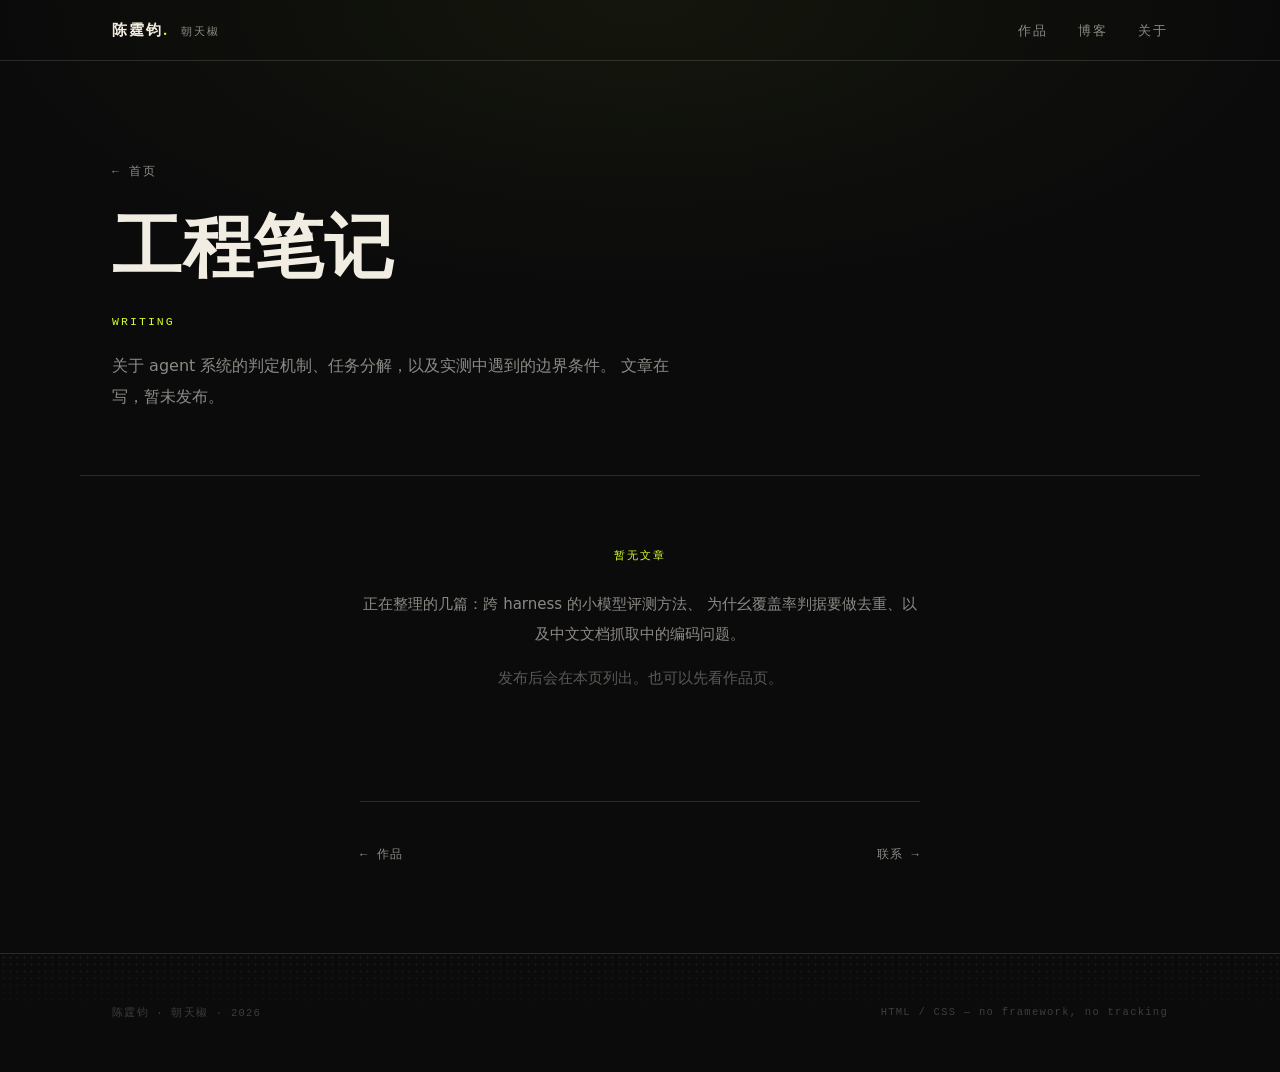
<file: blog.html>
<!DOCTYPE html>
<html lang="zh-CN">
<head>
<meta charset="UTF-8">
<meta name="viewport" content="width=device-width, initial-scale=1.0">
<title>博客 — 陈霆钧</title>
<meta name="description" content="工程笔记：agent 系统的判定机制、任务分解与实验记录。">
<meta property="og:title" content="博客 — 陈霆钧">
<meta property="og:type" content="website">
<style>
:root{
  --bg:#0b0b0c; --ink:#f2ede3; --dim:rgba(242,237,227,.56);
  --faint:rgba(242,237,227,.34); --line:rgba(242,237,227,.14);
  --acid:#d6ff2e;
  --serif:"Songti SC","Noto Serif CJK SC","Source Han Serif SC","SimSun",serif;
  --sans:"PingFang SC","HarmonyOS Sans SC","MiSans","Microsoft YaHei",system-ui,sans-serif;
  --mono:ui-monospace,"SF Mono","JetBrains Mono",Menlo,Consolas,monospace;
}
*{margin:0;padding:0;box-sizing:border-box}
html{scroll-behavior:smooth}
body{background:var(--bg);color:var(--ink);font-family:var(--sans);
     -webkit-font-smoothing:antialiased;overflow-x:hidden}
body::before{content:"";position:fixed;inset:0;pointer-events:none;z-index:99;
  background:radial-gradient(ellipse 80% 50% at 50% 0%,rgba(214,255,46,.05),transparent 70%)}
::selection{background:var(--acid);color:#0b0b0c}
.wrap{max-width:1120px;margin:0 auto;padding:0 32px}
.wrap.narrow{max-width:800px}

/* 渐进增强：默认可见。只有 html.js 存在（脚本已运行）才隐藏等待揭示。
   这样即使 JS 报错 / 被禁用 / IntersectionObserver 不支持，内容也不会消失。 */
.reveal{opacity:1;transform:none}
html.js .reveal{opacity:0;transform:translateY(26px);
                transition:opacity .9s ease,transform .9s ease}
html.js .reveal.on{opacity:1;transform:none}
html.js .reveal.d1{transition-delay:.12s}
html.js .reveal.d2{transition-delay:.24s}
html.js .reveal.d3{transition-delay:.36s}

nav{position:sticky;top:0;z-index:50;background:rgba(11,11,12,.78);
    backdrop-filter:blur(16px);border-bottom:1px solid var(--line)}
nav .wrap{display:flex;justify-content:space-between;align-items:center;height:60px}
.brand{font-family:var(--serif);font-weight:900;font-size:15px;letter-spacing:.14em;
       text-decoration:none;color:var(--ink)}
.brand i{font-style:normal;color:var(--acid)}
.brand small{font-family:var(--mono);font-weight:400;font-size:10.5px;
             letter-spacing:.16em;color:var(--dim);margin-left:12px}
nav ul{display:flex;gap:30px;list-style:none}
nav a{font-size:12.5px;letter-spacing:.16em;color:var(--dim);text-decoration:none;
      transition:color .25s}
nav a:hover,nav a.on{color:var(--ink)}

/* ── 详情页 ── */
.ph{padding-top:11vh;padding-bottom:7vh;border-bottom:1px solid var(--line)}
.crumb{font-family:var(--mono);font-size:11.5px;letter-spacing:.14em;
       color:var(--dim);text-decoration:none;transition:color .25s}
.crumb:hover{color:var(--acid)}
.ph h1{font-family:var(--serif);font-weight:900;line-height:1.16;letter-spacing:.01em;
       font-size:clamp(2.3rem,5.6vw,4.4rem);margin:28px 0 0}
.ph h1 em{font-style:normal;color:var(--acid)}
.ph .kind{font-family:var(--mono);font-size:11.5px;letter-spacing:.18em;
          color:var(--acid);text-transform:uppercase;margin-top:26px;display:block}
.ph .lede{margin-top:22px;max-width:36em;color:var(--dim);font-size:16px;line-height:1.95}

/* 行动区：在线服务 / 下载 / 代码 */
.acts{display:flex;flex-wrap:wrap;gap:12px;margin-top:44px}
.act{display:inline-flex;align-items:center;gap:9px;padding:14px 26px;
     font-size:13.5px;letter-spacing:.05em;text-decoration:none;
     border:1px solid var(--faint);color:var(--ink);transition:all .28s}
.act:hover{background:var(--acid);color:#0b0b0c;border-color:var(--acid)}
.act.ghost{border-color:var(--line);color:var(--dim)}
.act.ghost:hover{background:transparent;color:var(--ink);border-color:var(--faint)}
.act small{font-family:var(--mono);font-size:10px;letter-spacing:.1em;opacity:.65}

section{padding-top:9vh;padding-bottom:9vh}
.sec-h{font-family:var(--serif);font-weight:900;letter-spacing:.03em;
       font-size:clamp(1.4rem,2.8vw,2rem);margin-bottom:36px;
       padding-bottom:18px;border-bottom:1px solid var(--line)}
.body-t p{font-size:15.5px;line-height:2.05;color:rgba(242,237,227,.82);margin-bottom:24px}
.body-t strong{color:var(--ink);font-weight:600}
.body-t em{font-style:normal;color:var(--acid)}

/* 规格表 */
.spec{list-style:none}
.spec li{display:grid;grid-template-columns:150px 1fr;gap:24px;
         padding:14px 0;border-bottom:1px solid var(--line);font-size:14px}
.spec dt,.spec .k{font-family:var(--mono);font-size:11.5px;letter-spacing:.1em;
                  color:var(--dim);padding-top:2px}
.spec .v{color:rgba(242,237,227,.86);line-height:1.7}

/* 三步 / 特性 */
.feats{display:grid;grid-template-columns:repeat(3,1fr);gap:0;border-top:1px solid var(--line)}
.feat{padding:30px 26px 30px 0;border-right:1px solid var(--line)}
.feat:last-child{border-right:none}
.feat .n{font-family:var(--mono);font-size:11px;color:var(--acid);
         letter-spacing:.16em;margin-bottom:16px}
.feat h3{font-family:var(--serif);font-weight:700;font-size:1.15rem;
         letter-spacing:.03em;margin-bottom:10px}
.feat p{font-size:13.5px;line-height:1.8;color:var(--dim)}

pre{font-family:var(--mono);font-size:12.5px;line-height:1.9;
    background:rgba(242,237,227,.035);border:1px solid var(--line);
    padding:22px 24px;overflow-x:auto;margin:24px 0;color:rgba(242,237,227,.8)}
pre b{color:var(--acid);font-weight:400}

.note{font-size:13px;line-height:1.85;color:var(--dim);
      border-left:2px solid var(--acid);padding-left:20px;margin:28px 0}

.pager{display:flex;justify-content:space-between;flex-wrap:wrap;gap:18px;
       padding:44px 0 0;border-top:1px solid var(--line);margin-top:6vh}
.pager a{font-family:var(--mono);font-size:12px;letter-spacing:.1em;
         color:var(--dim);text-decoration:none;transition:color .25s}
.pager a:hover{color:var(--acid)}

footer{border-top:1px solid var(--line);padding:52px 0;margin-top:10vh}
.colophon{font-family:var(--mono);font-size:10.5px;color:#3d3d42;
          letter-spacing:.12em;display:flex;justify-content:space-between;flex-wrap:wrap;gap:14px}

@media(max-width:880px){
  .feats{grid-template-columns:1fr}
  .feat{border-right:none;border-bottom:1px solid var(--line);padding-right:0}
  .spec li{grid-template-columns:110px 1fr;gap:16px}
  .reveal{transition-duration:.55s}
}
@media(prefers-reduced-motion:reduce){
  .reveal{opacity:1;transform:none;transition:none}
  html{scroll-behavior:auto}
}


.empty{max-width:560px;margin:0 auto;text-align:center;padding:8vh 0 12vh}
.empty .mark{font-family:var(--mono);font-size:11px;letter-spacing:.2em;
             color:var(--acid);margin-bottom:26px}
.empty p{font-size:15px;line-height:2;color:var(--dim)}
.empty p+p{margin-top:14px}
.badge{display:inline-block;font-family:var(--mono);font-size:10px;
       letter-spacing:.14em;color:var(--acid);border:1px solid rgba(214,255,46,.35);
       padding:3px 9px;margin-left:10px;vertical-align:middle}

</style>
<link rel="stylesheet" href="assets/print.css">
</head>
<body>
<nav>
  <div class="wrap">
    <a href="index.html" class="brand">陈霆钧<i>.</i><small>朝天椒</small></a>
    <ul>
      <li><a href="index.html#work">作品</a></li>
      <li><a href="blog.html">博客</a></li>
      <li><a href="index.html#about">关于</a></li>
    </ul>
  </div>
</nav>
<header class="ph wrap">
  <a class="crumb reveal on" href="index.html">← 首页</a>
  <h1 class="reveal on">工程笔记</h1>
  <span class="kind reveal d1">Writing</span>
  <p class="lede reveal d1">
    关于 agent 系统的判定机制、任务分解，以及实测中遇到的边界条件。
    文章在写，暂未发布。
  </p>
</header>

<section class="wrap">
  <div class="empty reveal d1">
    <div class="mark">暂无文章</div>
    <p>正在整理的几篇：跨 harness 的小模型评测方法、
    为什幺覆盖率判据要做去重、以及中文文档抓取中的编码问题。</p>
    <p style="color:rgba(242,237,227,.34)">
      发布后会在本页列出。也可以先看作品页。</p>
  </div>
  <div class="pager reveal d2" style="max-width:560px;margin:0 auto">
    <a href="index.html#work">← 作品</a>
    <a href="index.html#contact">联系 →</a>
  </div>
</section>

<footer><div class="wrap colophon">
  <span>陈霆钧 · 朝天椒 · 2026</span>
  <span>HTML / CSS — no framework, no tracking</span>
</div></footer>
<script>
(function(){
  document.documentElement.classList.add('js');
  var els=[].slice.call(document.querySelectorAll('.reveal'));
  function showAll(){ els.forEach(function(e){e.classList.add('on')}); }
  if(!('IntersectionObserver' in window)){ showAll(); return; }
  var io=new IntersectionObserver(function(en){
    en.forEach(function(e){ if(e.isIntersecting){ e.target.classList.add('on'); io.unobserve(e.target);} });
  },{threshold:0.05,rootMargin:'0px 0px -2% 0px'});
  els.forEach(function(e){ io.observe(e) });
  setTimeout(showAll, 1500);
})();
</script>
</body>
</html>
</file>
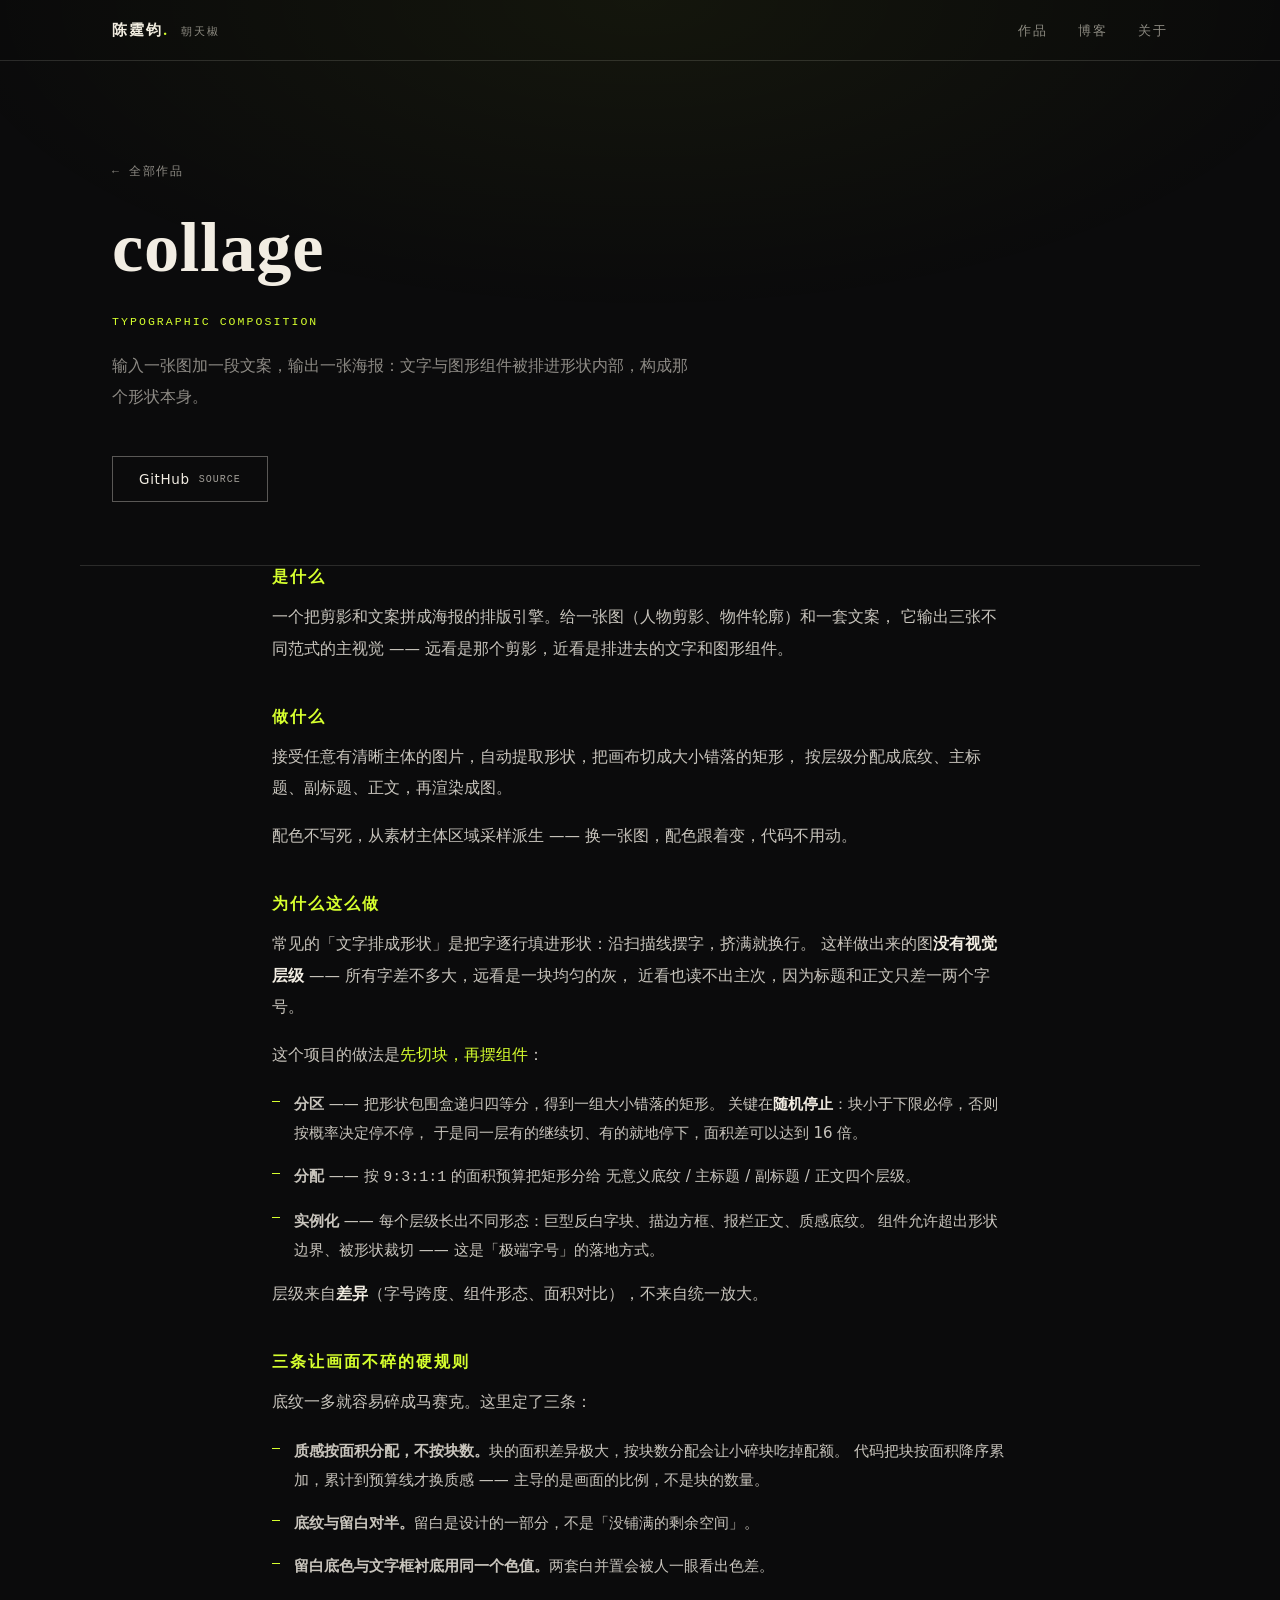
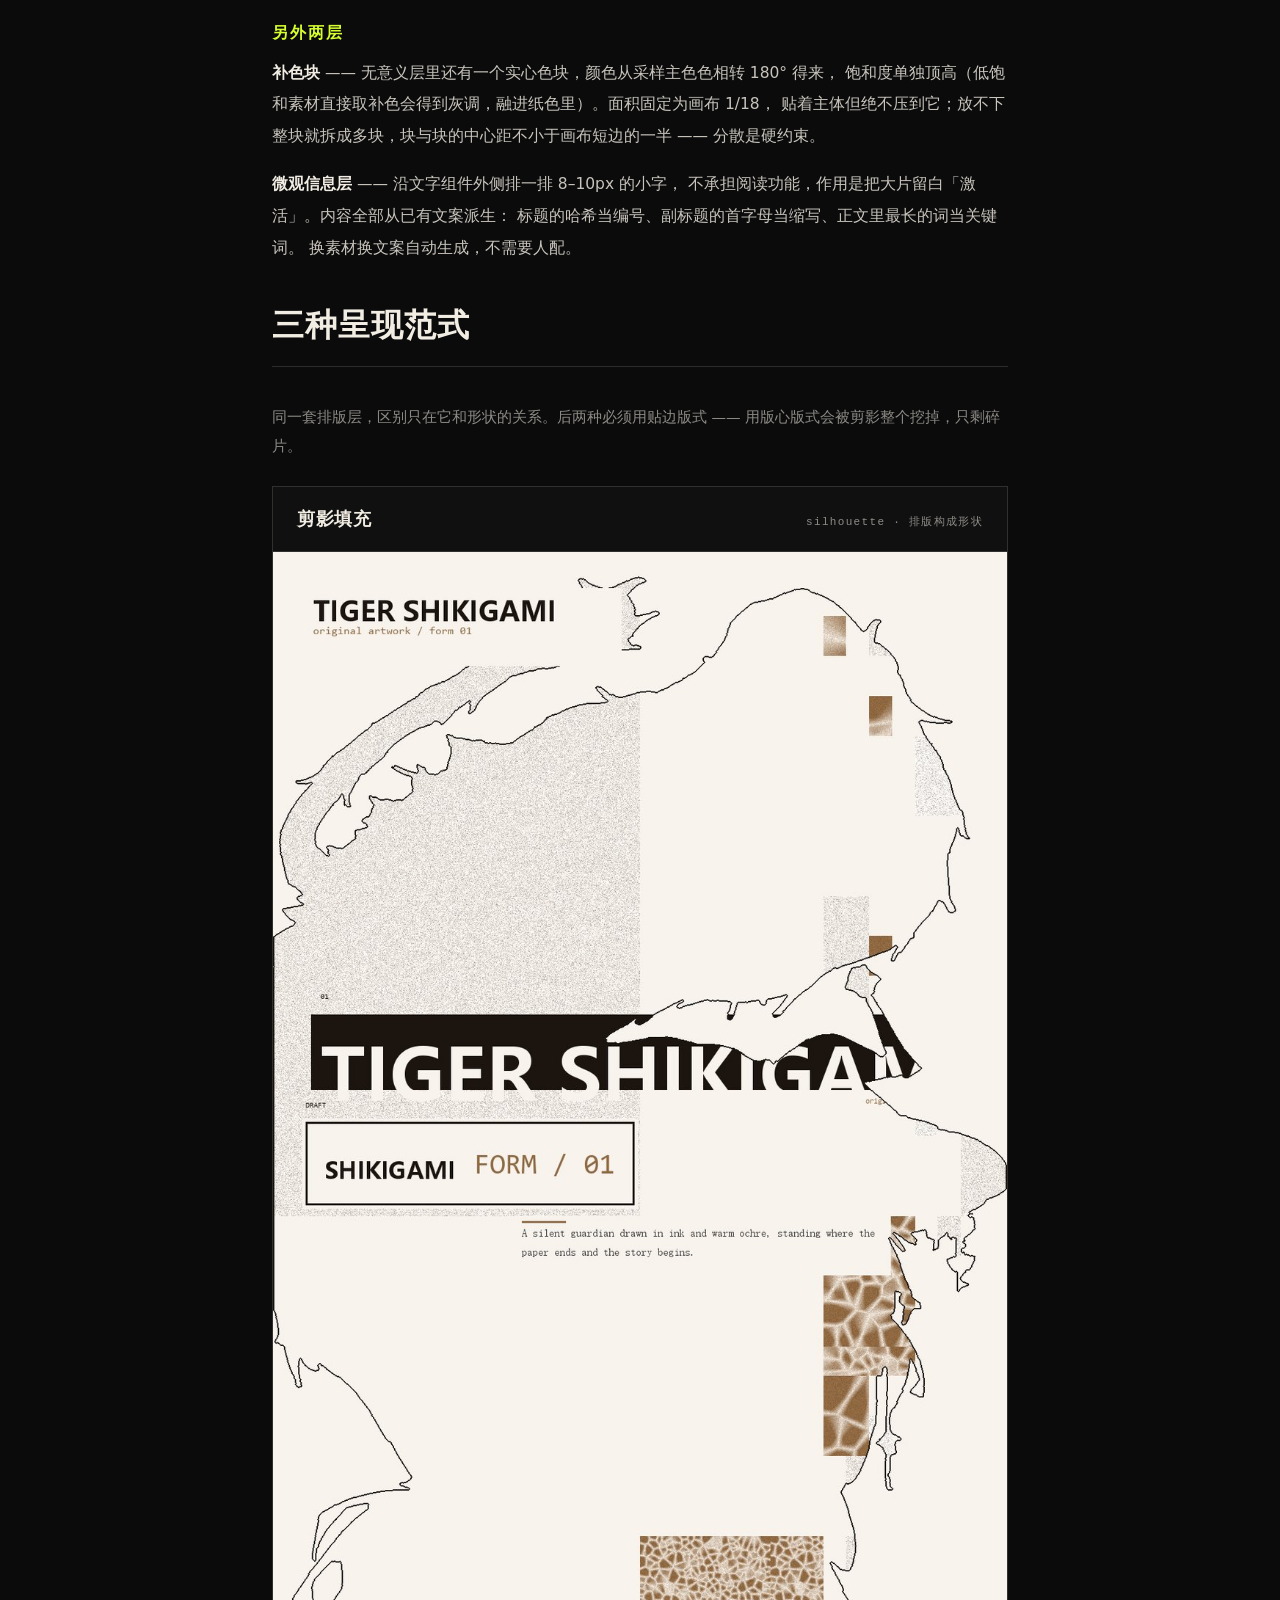
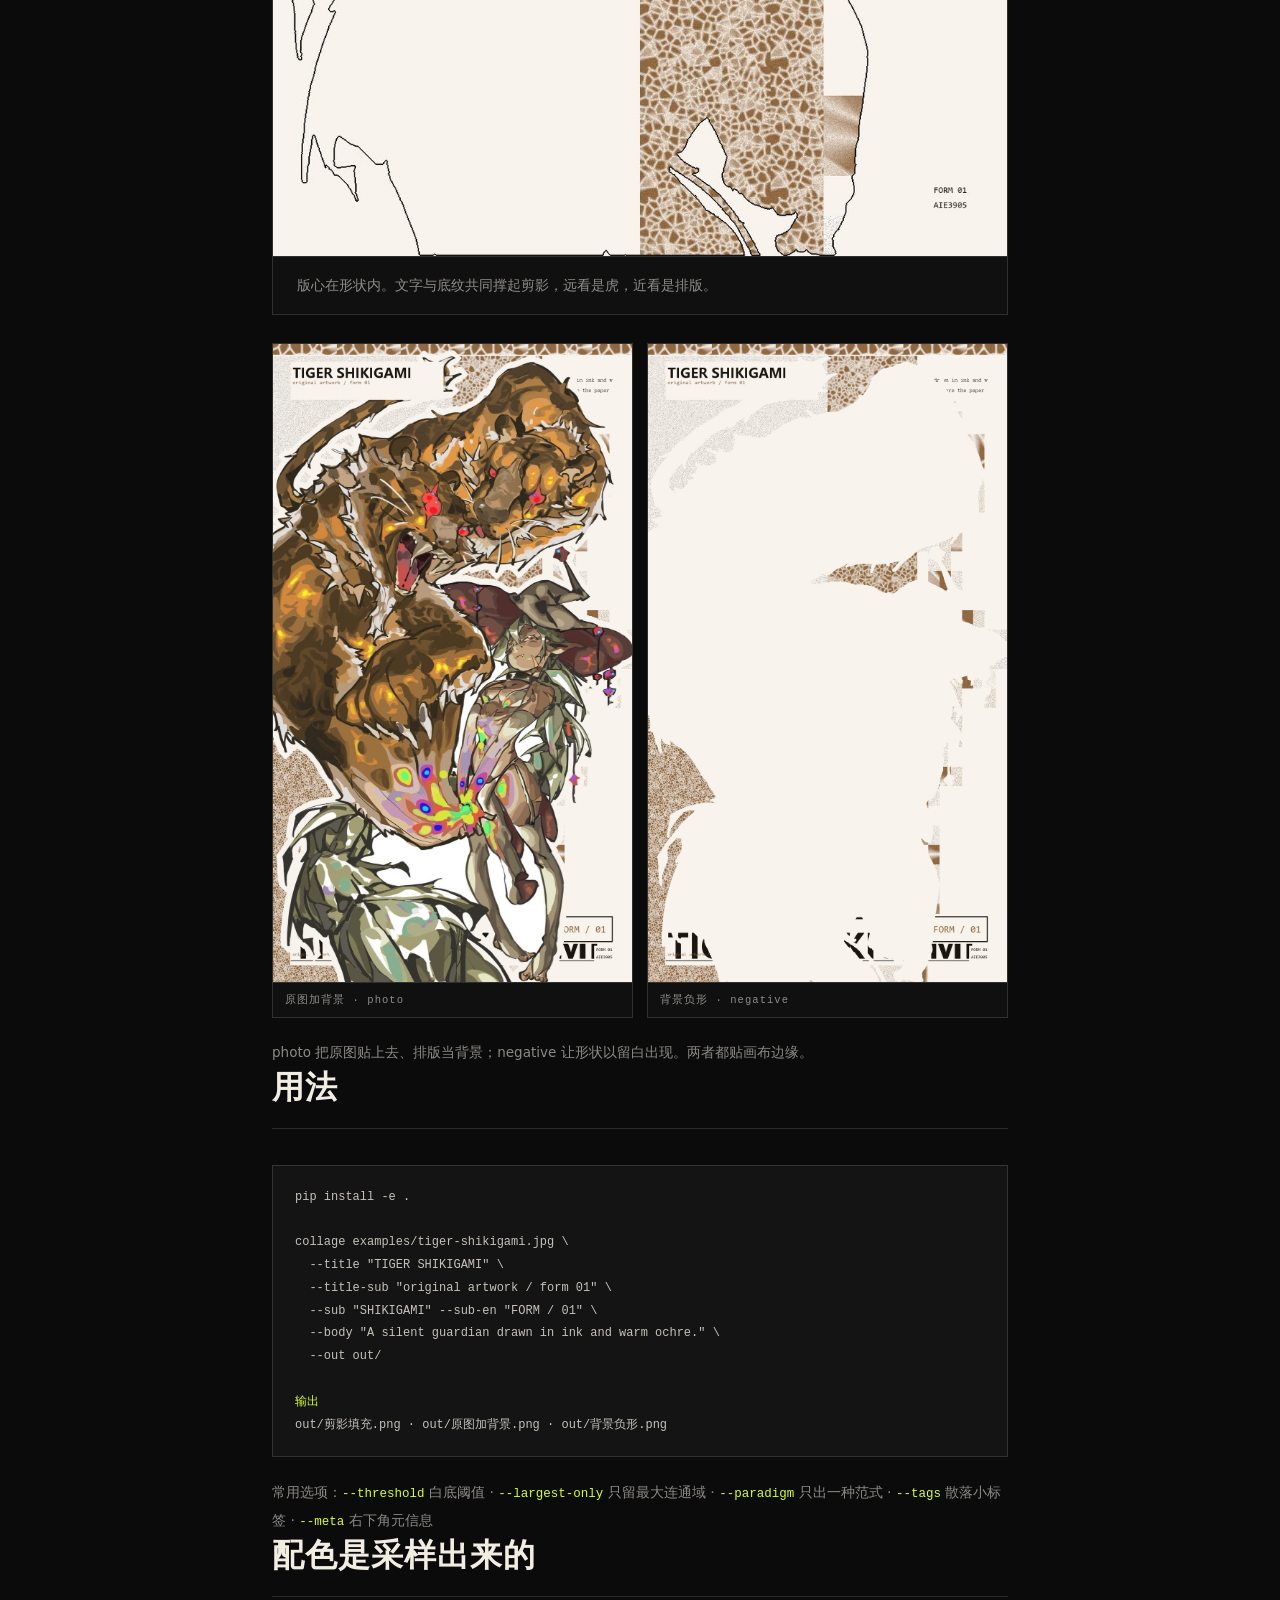
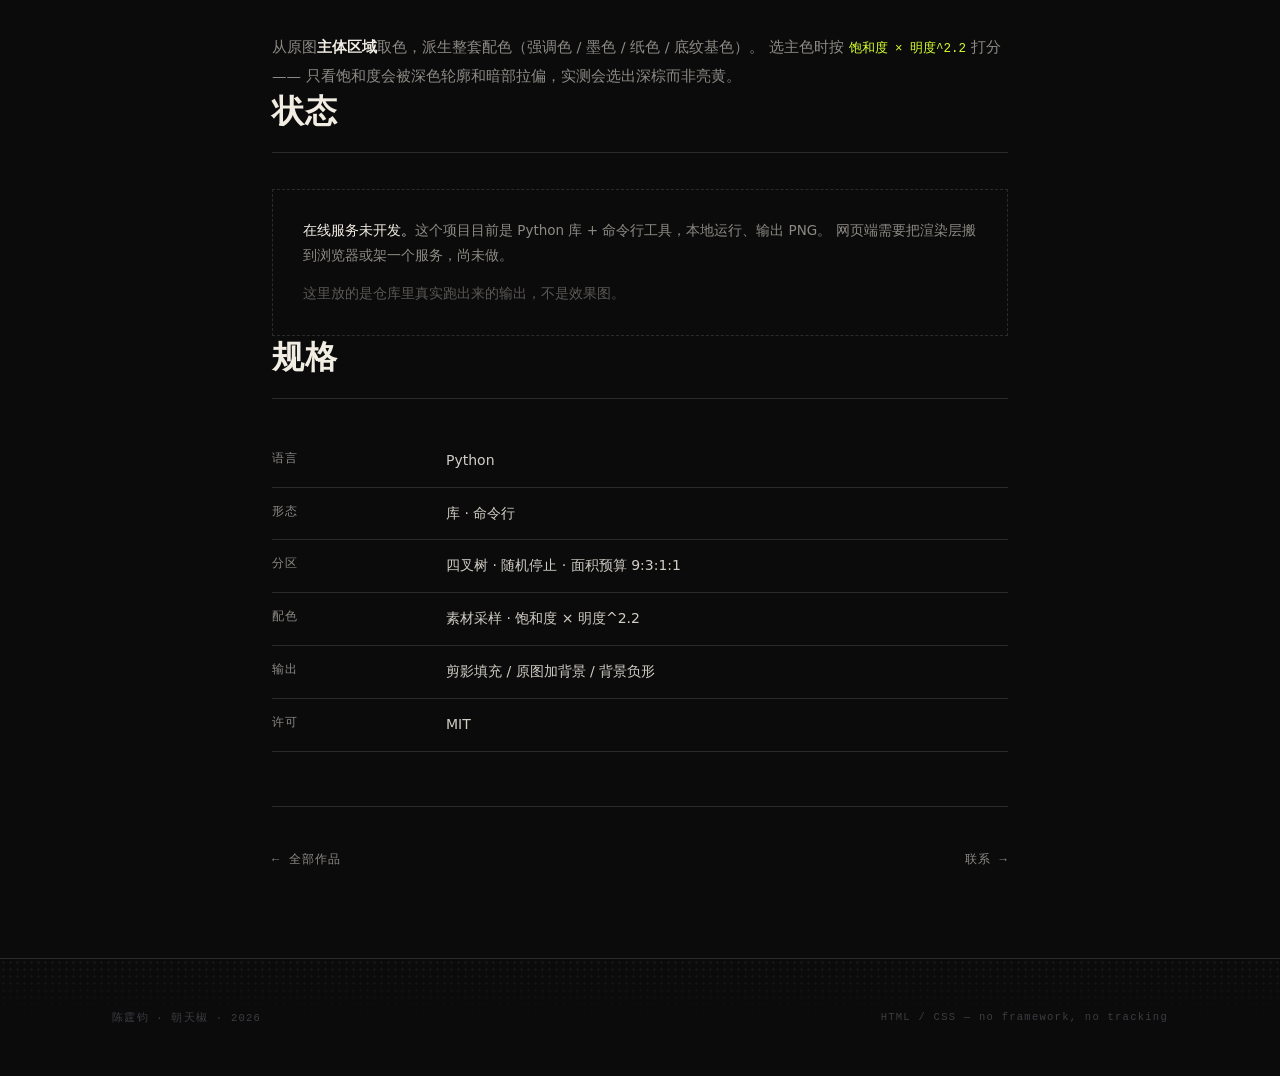
<file: collage.html>
<!DOCTYPE html>
<html lang="zh-CN">
<head>
<meta charset="UTF-8">
<meta name="viewport" content="width=device-width, initial-scale=1.0">
<title>collage — 陈霆钧</title>
<meta name="description" content="把剪影和文案拼成海报的排版引擎：先切块再摆组件，按面积预算分配层级，配色从素材采样。">
<meta property="og:title" content="collage — Typographic Composition">
<meta property="og:type" content="website">
<style>
:root{
  --bg:#0b0b0c; --ink:#f2ede3; --dim:rgba(242,237,227,.56);
  --faint:rgba(242,237,227,.34); --line:rgba(242,237,227,.14);
  --acid:#d6ff2e;
  --serif:"Songti SC","Noto Serif CJK SC","Source Han Serif SC","SimSun",serif;
  --sans:"PingFang SC","HarmonyOS Sans SC","MiSans","Microsoft YaHei",system-ui,sans-serif;
  --mono:ui-monospace,"SF Mono","JetBrains Mono",Menlo,Consolas,monospace;
}
*{margin:0;padding:0;box-sizing:border-box}
html{scroll-behavior:smooth}
body{background:var(--bg);color:var(--ink);font-family:var(--sans);
     -webkit-font-smoothing:antialiased;overflow-x:hidden}
body::before{content:"";position:fixed;inset:0;pointer-events:none;z-index:99;
  background:radial-gradient(ellipse 80% 50% at 50% 0%,rgba(214,255,46,.05),transparent 70%)}
::selection{background:var(--acid);color:#0b0b0c}
.wrap{max-width:1120px;margin:0 auto;padding:0 32px}
.wrap.narrow{max-width:800px}

/* 渐进增强：默认可见。只有 html.js 存在（脚本已运行）才隐藏等待揭示。
   这样即使 JS 报错 / 被禁用 / IntersectionObserver 不支持，内容也不会消失。 */
.reveal{opacity:1;transform:none}
html.js .reveal{opacity:0;transform:translateY(26px);
                transition:opacity .9s ease,transform .9s ease}
html.js .reveal.on{opacity:1;transform:none}
html.js .reveal.d1{transition-delay:.12s}
html.js .reveal.d2{transition-delay:.24s}
html.js .reveal.d3{transition-delay:.36s}

nav{position:sticky;top:0;z-index:50;background:rgba(11,11,12,.78);
    backdrop-filter:blur(16px);border-bottom:1px solid var(--line)}
nav .wrap{display:flex;justify-content:space-between;align-items:center;height:60px}
.brand{font-family:var(--serif);font-weight:900;font-size:15px;letter-spacing:.14em;
       text-decoration:none;color:var(--ink)}
.brand i{font-style:normal;color:var(--acid)}
.brand small{font-family:var(--mono);font-weight:400;font-size:10.5px;
             letter-spacing:.16em;color:var(--dim);margin-left:12px}
nav ul{display:flex;gap:30px;list-style:none}
nav a{font-size:12.5px;letter-spacing:.16em;color:var(--dim);text-decoration:none;
      transition:color .25s}
nav a:hover,nav a.on{color:var(--ink)}

/* ── 详情页 ── */
.ph{padding-top:11vh;padding-bottom:7vh;border-bottom:1px solid var(--line)}
.crumb{font-family:var(--mono);font-size:11.5px;letter-spacing:.14em;
       color:var(--dim);text-decoration:none;transition:color .25s}
.crumb:hover{color:var(--acid)}
.ph h1{font-family:var(--serif);font-weight:900;line-height:1.16;letter-spacing:.01em;
       font-size:clamp(2.3rem,5.6vw,4.4rem);margin:28px 0 0}
.ph h1 em{font-style:normal;color:var(--acid)}
.ph .kind{font-family:var(--mono);font-size:11.5px;letter-spacing:.18em;
          color:var(--acid);text-transform:uppercase;margin-top:26px;display:block}
.ph .lede{margin-top:22px;max-width:36em;color:var(--dim);font-size:16px;line-height:1.95}

/* 行动区：在线服务 / 下载 / 代码 */
.acts{display:flex;flex-wrap:wrap;gap:12px;margin-top:44px}
.act{display:inline-flex;align-items:center;gap:9px;padding:14px 26px;
     font-size:13.5px;letter-spacing:.05em;text-decoration:none;
     border:1px solid var(--faint);color:var(--ink);transition:all .28s}
.act:hover{background:var(--acid);color:#0b0b0c;border-color:var(--acid)}
.act.ghost{border-color:var(--line);color:var(--dim)}
.act.ghost:hover{background:transparent;color:var(--ink);border-color:var(--faint)}
.act small{font-family:var(--mono);font-size:10px;letter-spacing:.1em;opacity:.65}

section{padding-top:9vh;padding-bottom:9vh}
.sec-h{font-family:var(--serif);font-weight:900;letter-spacing:.03em;
       font-size:clamp(1.4rem,2.8vw,2rem);margin-bottom:36px;
       padding-bottom:18px;border-bottom:1px solid var(--line)}
.body-t p{font-size:15.5px;line-height:2.05;color:rgba(242,237,227,.82);margin-bottom:24px}
.body-t strong{color:var(--ink);font-weight:600}
.body-t em{font-style:normal;color:var(--acid)}

/* 规格表 */
.spec{list-style:none}
.spec li{display:grid;grid-template-columns:150px 1fr;gap:24px;
         padding:14px 0;border-bottom:1px solid var(--line);font-size:14px}
.spec dt,.spec .k{font-family:var(--mono);font-size:11.5px;letter-spacing:.1em;
                  color:var(--dim);padding-top:2px}
.spec .v{color:rgba(242,237,227,.86);line-height:1.7}

/* 三步 / 特性 */
.feats{display:grid;grid-template-columns:repeat(3,1fr);gap:0;border-top:1px solid var(--line)}
.feat{padding:30px 26px 30px 0;border-right:1px solid var(--line)}
.feat:last-child{border-right:none}
.feat .n{font-family:var(--mono);font-size:11px;color:var(--acid);
         letter-spacing:.16em;margin-bottom:16px}
.feat h3{font-family:var(--serif);font-weight:700;font-size:1.15rem;
         letter-spacing:.03em;margin-bottom:10px}
.feat p{font-size:13.5px;line-height:1.8;color:var(--dim)}

pre{font-family:var(--mono);font-size:12.5px;line-height:1.9;
    background:rgba(242,237,227,.035);border:1px solid var(--line);
    padding:22px 24px;overflow-x:auto;margin:24px 0;color:rgba(242,237,227,.8)}
pre b{color:var(--acid);font-weight:400}

.note{font-size:13px;line-height:1.85;color:var(--dim);
      border-left:2px solid var(--acid);padding-left:20px;margin:28px 0}

.pager{display:flex;justify-content:space-between;flex-wrap:wrap;gap:18px;
       padding:44px 0 0;border-top:1px solid var(--line);margin-top:6vh}
.pager a{font-family:var(--mono);font-size:12px;letter-spacing:.1em;
         color:var(--dim);text-decoration:none;transition:color .25s}
.pager a:hover{color:var(--acid)}

footer{border-top:1px solid var(--line);padding:52px 0;margin-top:10vh}
.colophon{font-family:var(--mono);font-size:10.5px;color:#3d3d42;
          letter-spacing:.12em;display:flex;justify-content:space-between;flex-wrap:wrap;gap:14px}

@media(max-width:880px){
  .feats{grid-template-columns:1fr}
  .feat{border-right:none;border-bottom:1px solid var(--line);padding-right:0}
  .spec li{grid-template-columns:110px 1fr;gap:16px}
  .reveal{transition-duration:.55s}
}
@media(prefers-reduced-motion:reduce){
  .reveal{opacity:1;transform:none;transition:none}
  html{scroll-behavior:auto}
}

.ov{margin-bottom:40px}
.ov h3{font-family:var(--serif);font-weight:700;font-size:1.02rem;letter-spacing:.12em;
       color:var(--acid);margin-bottom:14px}
.ov p{font-size:15.5px;line-height:2.05;color:rgba(242,237,227,.82)}
.ov p+p{margin-top:16px}
.ov strong{color:var(--ink);font-weight:600}
.ov em{font-style:normal;color:var(--acid)}
.ov ul{list-style:none;margin:18px 0 0}
.ov li{position:relative;padding-left:22px;margin-bottom:14px;font-size:15px;
       line-height:1.95;color:rgba(242,237,227,.82)}
.ov li::before{content:"";position:absolute;left:0;top:.72em;width:8px;height:1px;background:var(--acid)}

pre{font-family:var(--mono);font-size:12px;line-height:1.9;background:rgba(242,237,227,.035);
    border:1px solid var(--line);padding:20px 22px;overflow-x:auto;margin:22px 0;
    color:rgba(242,237,227,.8)}
pre b{color:var(--acid);font-weight:400}

.case{border:1px solid var(--line);padding:0;margin-bottom:28px;background:rgba(242,237,227,.02)}
.case-h{display:flex;justify-content:space-between;align-items:baseline;gap:18px;
        flex-wrap:wrap;padding:20px 24px;border-bottom:1px solid var(--line)}
.case-h b{font-family:var(--serif);font-weight:700;font-size:1.1rem;letter-spacing:.03em}
.case-h span{font-family:var(--mono);font-size:11px;letter-spacing:.12em;color:var(--dim)}
.case-b{padding:0}
.case-b img{width:100%;display:block}
.case-f{padding:16px 24px;font-size:13.5px;line-height:1.85;color:var(--dim);
        border-top:1px solid var(--line)}
.case-f em{font-style:normal;color:var(--acid)}

.figs{display:grid;grid-template-columns:1fr 1fr;gap:14px;margin:22px 0}
.figs figure{border:1px solid var(--line);background:rgba(242,237,227,.02)}
.figs img{width:100%;display:block}
.figs figcaption{font-family:var(--mono);font-size:10.5px;letter-spacing:.1em;
                 color:var(--dim);padding:10px 12px;border-top:1px solid var(--line)}

.pending{border:1px dashed var(--line);padding:28px 30px}
.pending p{font-size:13.5px;line-height:1.9;color:var(--dim)}
.pending p+p{margin-top:12px}
.pending b{color:var(--ink);font-weight:500}

</style>
<link rel="stylesheet" href="assets/print.css">
</head>
<body>
<nav><div class="wrap">
  <a href="index.html" class="brand">陈霆钧<i>.</i><small>朝天椒</small></a>
  <ul><li><a href="index.html#work">作品</a></li><li><a href="blog.html">博客</a></li>
  <li><a href="index.html#about">关于</a></li></ul>
</div></nav>

<header class="ph wrap">
  <a class="crumb reveal on" href="index.html#work">← 全部作品</a>
  <h1 class="reveal on">collage</h1>
  <span class="kind reveal d1">Typographic Composition</span>
  <p class="lede reveal d1">
    输入一张图加一段文案，输出一张海报：文字与图形组件被排进形状内部，构成那个形状本身。
  </p>
  <div class="acts reveal d2">
    <a class="act" href="https://github.com/ProfYangShengXu/collage">GitHub<small>SOURCE</small></a>
  </div>
</header>

<section class="wrap narrow">
  <div class="ov reveal d1"><h3>是什么</h3>
  <p>一个把剪影和文案拼成海报的排版引擎。给一张图（人物剪影、物件轮廓）和一套文案，
  它输出三张不同范式的主视觉 —— 远看是那个剪影，近看是排进去的文字和图形组件。</p></div>

  <div class="ov reveal d1"><h3>做什么</h3>
  <p>接受任意有清晰主体的图片，自动提取形状，把画布切成大小错落的矩形，
  按层级分配成底纹、主标题、副标题、正文，再渲染成图。</p>
  <p>配色不写死，从素材主体区域采样派生 —— 换一张图，配色跟着变，代码不用动。</p></div>

  <div class="ov reveal d1"><h3>为什么这么做</h3>
  <p>常见的「文字排成形状」是把字逐行填进形状：沿扫描线摆字，挤满就换行。
  这样做出来的图<strong>没有视觉层级</strong> —— 所有字差不多大，远看是一块均匀的灰，
  近看也读不出主次，因为标题和正文只差一两个字号。</p>
  <p>这个项目的做法是<em>先切块，再摆组件</em>：</p>
  <ul>
    <li><b>分区</b> —— 把形状包围盒递归四等分，得到一组大小错落的矩形。
    关键在<strong>随机停止</strong>：块小于下限必停，否则按概率决定停不停，
    于是同一层有的继续切、有的就地停下，面积差可以达到 16 倍。</li>
    <li><b>分配</b> —— 按 <code>9:3:1:1</code> 的面积预算把矩形分给
    无意义底纹 / 主标题 / 副标题 / 正文四个层级。</li>
    <li><b>实例化</b> —— 每个层级长出不同形态：巨型反白字块、描边方框、报栏正文、质感底纹。
    组件允许超出形状边界、被形状裁切 —— 这是「极端字号」的落地方式。</li>
  </ul>
  <p>层级来自<strong>差异</strong>（字号跨度、组件形态、面积对比），不来自统一放大。</p></div>

  <div class="ov reveal d1"><h3>三条让画面不碎的硬规则</h3>
  <p>底纹一多就容易碎成马赛克。这里定了三条：</p>
  <ul>
    <li><b>质感按面积分配，不按块数。</b>块的面积差异极大，按块数分配会让小碎块吃掉配额。
    代码把块按面积降序累加，累计到预算线才换质感 —— 主导的是画面的比例，不是块的数量。</li>
    <li><b>底纹与留白对半。</b>留白是设计的一部分，不是「没铺满的剩余空间」。</li>
    <li><b>留白底色与文字框衬底用同一个色值。</b>两套白并置会被人一眼看出色差。</li>
  </ul></div>

  <div class="ov reveal d1"><h3>另外两层</h3>
  <p><strong>补色块</strong> —— 无意义层里还有一个实心色块，颜色从采样主色色相转 180° 得来，
  饱和度单独顶高（低饱和素材直接取补色会得到灰调，融进纸色里）。面积固定为画布 1/18，
  贴着主体但绝不压到它；放不下整块就拆成多块，块与块的中心距不小于画布短边的一半 ——
  分散是硬约束。</p>
  <p><strong>微观信息层</strong> —— 沿文字组件外侧排一排 8–10px 的小字，
  不承担阅读功能，作用是把大片留白「激活」。内容全部从已有文案派生：
  标题的哈希当编号、副标题的首字母当缩写、正文里最长的词当关键词。
  换素材换文案自动生成，不需要人配。</p></div>
</section>

<section class="wrap narrow">
  <h2 class="sec-h reveal">三种呈现范式</h2>
  <p class="reveal d1" style="font-size:14.5px;line-height:1.95;color:var(--dim);margin-bottom:26px">
  同一套排版层，区别只在它和形状的关系。后两种必须用贴边版式 ——
  用版心版式会被剪影整个挖掉，只剩碎片。
  </p>

  <div class="case reveal d1">
    <div class="case-h"><b>剪影填充</b><span>silhouette · 排版构成形状</span></div>
    <div class="case-b"><img src="img/collage/silhouette.jpg" alt="剪影填充"></div>
    <div class="case-f">版心在形状内。文字与底纹共同撑起剪影，远看是虎，近看是排版。</div>
  </div>

  <div class="figs reveal d1">
    <figure><img src="img/collage/photo.jpg" alt="原图加背景">
      <figcaption>原图加背景 · photo</figcaption></figure>
    <figure><img src="img/collage/negative.jpg" alt="背景负形">
      <figcaption>背景负形 · negative</figcaption></figure>
  </div>
  <p class="reveal d2" style="font-size:13.5px;line-height:1.9;color:var(--dim);margin-top:18px">
  photo 把原图贴上去、排版当背景；negative 让形状以留白出现。两者都贴画布边缘。
  </p>
</section>

<section class="wrap narrow">
  <h2 class="sec-h reveal">用法</h2>
<pre class="reveal d1">pip install -e .

collage examples/tiger-shikigami.jpg \
  --title "TIGER SHIKIGAMI" \
  --title-sub "original artwork / form 01" \
  --sub "SHIKIGAMI" --sub-en "FORM / 01" \
  --body "A silent guardian drawn in ink and warm ochre." \
  --out out/

<b>输出</b>
out/剪影填充.png · out/原图加背景.png · out/背景负形.png</pre>
  <p class="reveal d1" style="font-size:14px;line-height:1.95;color:var(--dim)">
  常用选项：<code style="font-family:var(--mono);font-size:12.5px;color:var(--acid)">--threshold</code> 白底阈值 ·
  <code style="font-family:var(--mono);font-size:12.5px;color:var(--acid)">--largest-only</code> 只留最大连通域 ·
  <code style="font-family:var(--mono);font-size:12.5px;color:var(--acid)">--paradigm</code> 只出一种范式 ·
  <code style="font-family:var(--mono);font-size:12.5px;color:var(--acid)">--tags</code> 散落小标签 ·
  <code style="font-family:var(--mono);font-size:12.5px;color:var(--acid)">--meta</code> 右下角元信息
  </p>
</section>

<section class="wrap narrow">
  <h2 class="sec-h reveal">配色是采样出来的</h2>
  <p class="reveal d1" style="font-size:14.5px;line-height:1.95;color:var(--dim)">
  从原图<strong style="color:var(--ink)">主体区域</strong>取色，派生整套配色（强调色 / 墨色 / 纸色 / 底纹基色）。
  选主色时按 <code style="font-family:var(--mono);font-size:12.5px;color:var(--acid)">饱和度 × 明度^2.2</code> 打分 ——
  只看饱和度会被深色轮廓和暗部拉偏，实测会选出深棕而非亮黄。
  </p>
</section>

<section class="wrap narrow">
  <h2 class="sec-h reveal">状态</h2>
  <div class="pending reveal d1">
    <p><b>在线服务未开发。</b>这个项目目前是 Python 库 + 命令行工具，本地运行、输出 PNG。
    网页端需要把渲染层搬到浏览器或架一个服务，尚未做。</p>
    <p style="color:rgba(242,237,227,.34)">这里放的是仓库里真实跑出来的输出，不是效果图。</p>
  </div>
</section>

<section class="wrap narrow">
  <h2 class="sec-h reveal">规格</h2>
  <ul class="spec reveal d1">
    <li><span class="k">语言</span><span class="v">Python</span></li>
    <li><span class="k">形态</span><span class="v">库 · 命令行</span></li>
    <li><span class="k">分区</span><span class="v">四叉树 · 随机停止 · 面积预算 9:3:1:1</span></li>
    <li><span class="k">配色</span><span class="v">素材采样 · 饱和度 × 明度^2.2</span></li>
    <li><span class="k">输出</span><span class="v">剪影填充 / 原图加背景 / 背景负形</span></li>
    <li><span class="k">许可</span><span class="v">MIT</span></li>
  </ul>
  <div class="pager reveal d2">
    <a href="index.html#work">← 全部作品</a>
    <a href="index.html#contact">联系 →</a>
  </div>
</section>

<footer><div class="wrap colophon">
  <span>陈霆钧 · 朝天椒 · 2026</span>
  <span>HTML / CSS — no framework, no tracking</span>
</div></footer>
<script>
(function(){
  document.documentElement.classList.add('js');
  var els=[].slice.call(document.querySelectorAll('.reveal'));
  function showAll(){els.forEach(function(e){e.classList.add('on')})}
  if(!('IntersectionObserver' in window)){showAll();return;}
  var io=new IntersectionObserver(function(en){
    en.forEach(function(e){if(e.isIntersecting){e.target.classList.add('on');io.unobserve(e.target)}});
  },{threshold:0.05,rootMargin:'0px 0px -2% 0px'});
  els.forEach(function(e){io.observe(e)});
  setTimeout(showAll,1500);
})();
</script>
</body>
</html>
</file>
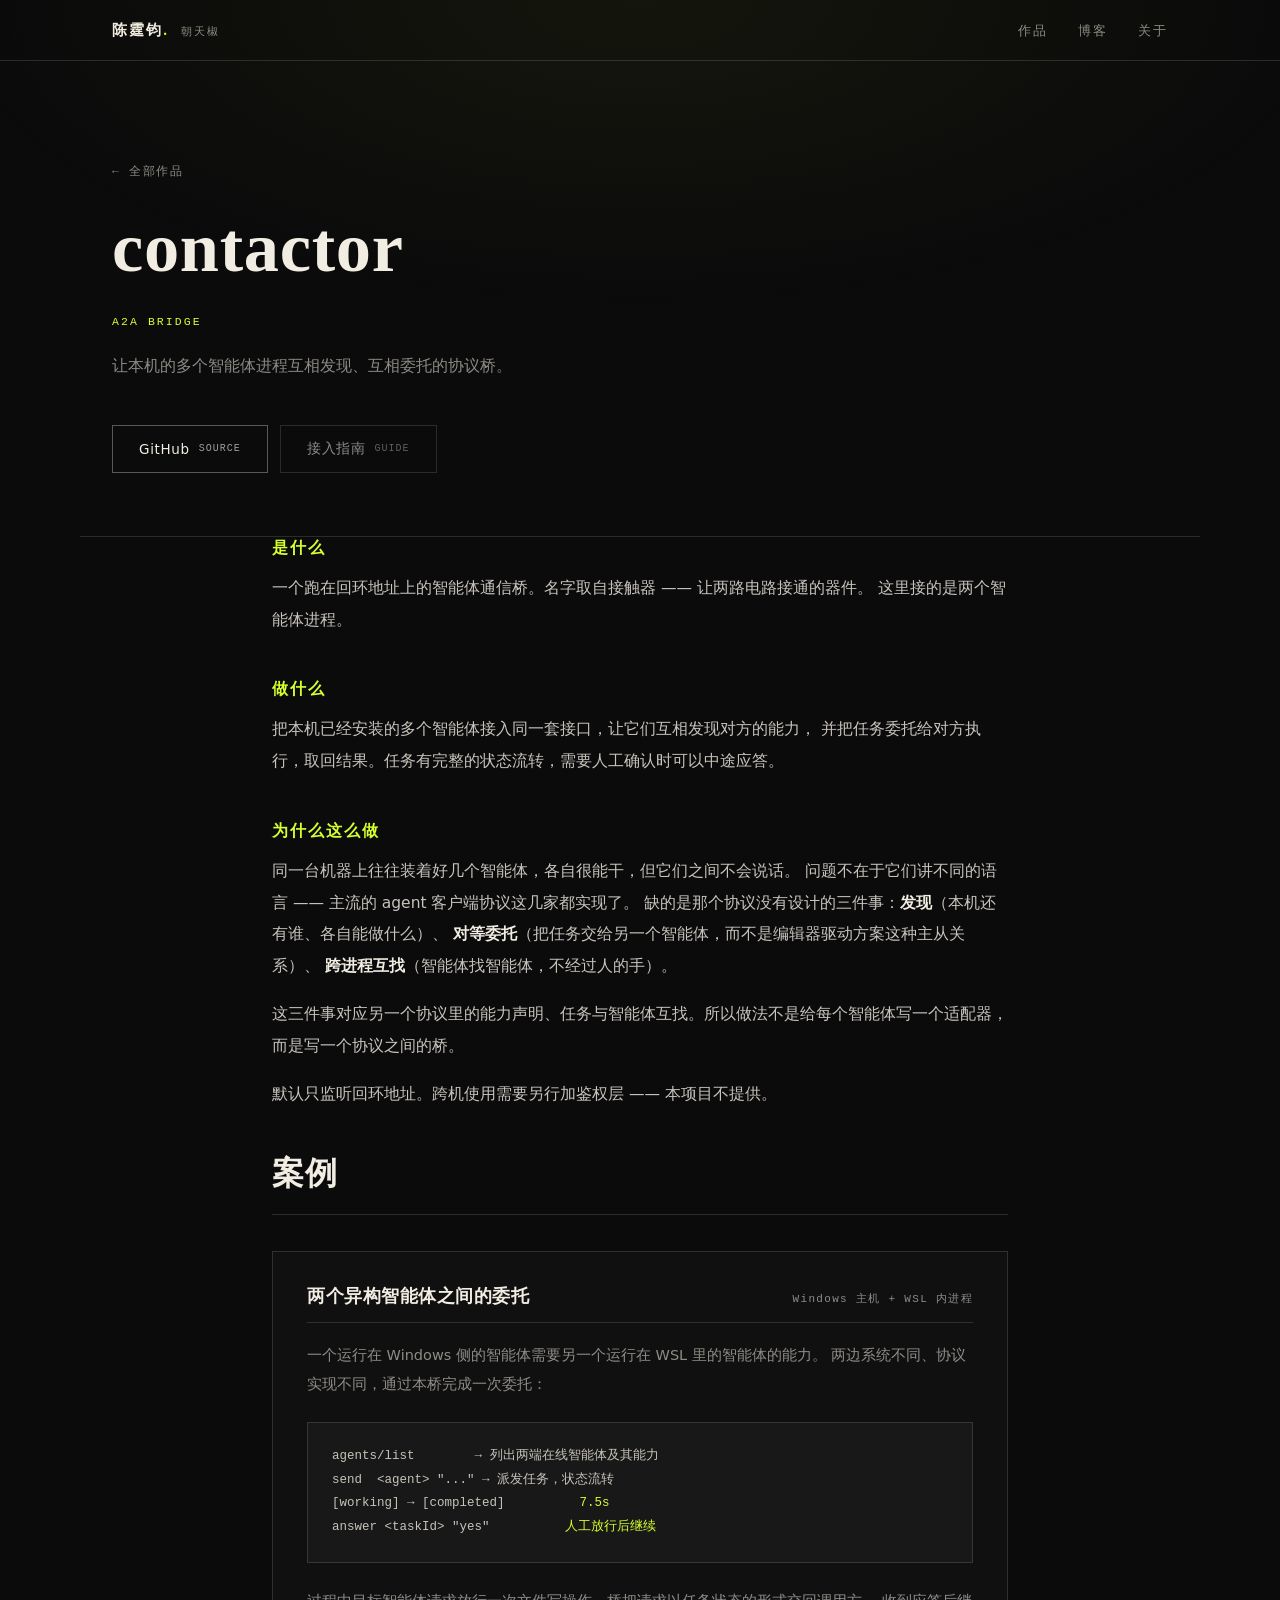
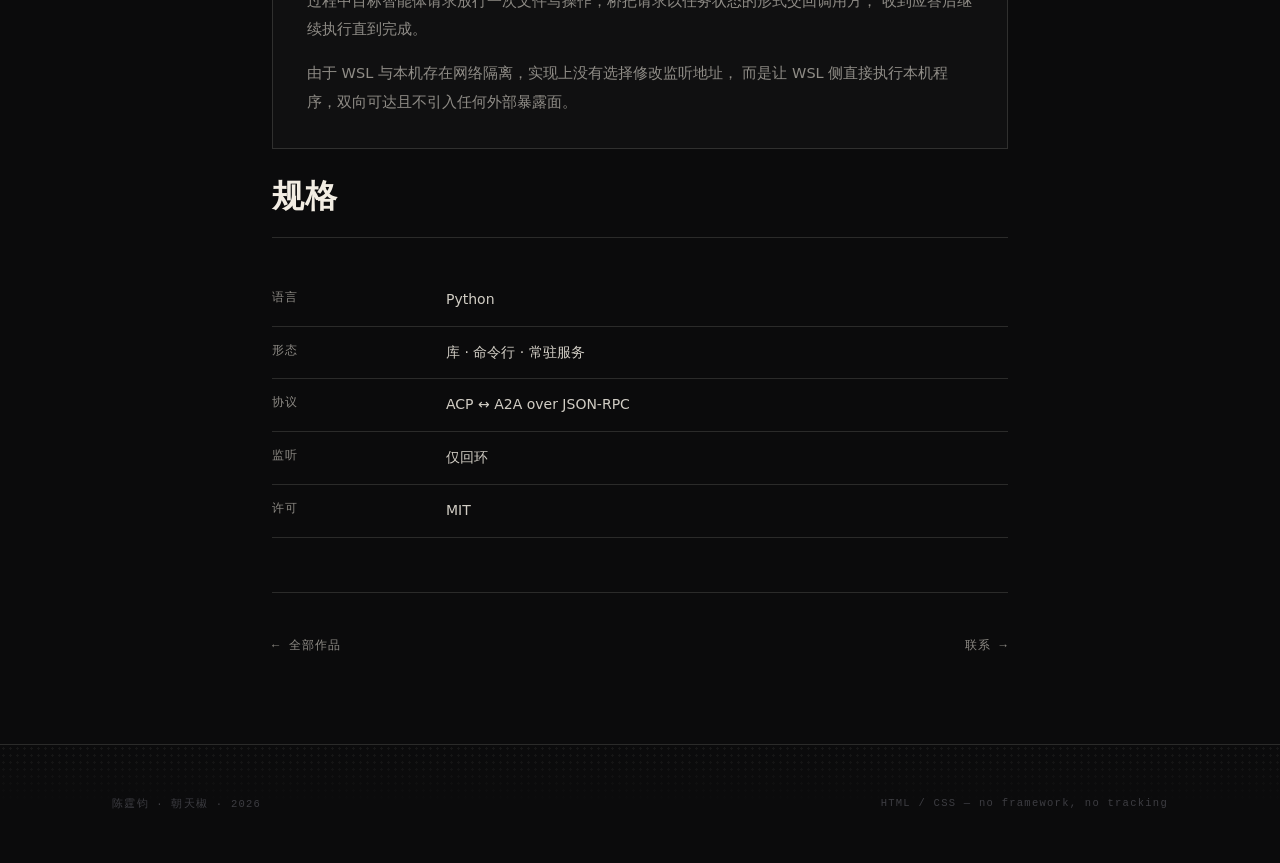
<file: contactor.html>
<!DOCTYPE html>
<html lang="zh-CN">
<head>
<meta charset="UTF-8">
<meta name="viewport" content="width=device-width, initial-scale=1.0">
<title>contactor — 陈霆钧</title>
<meta name="description" content="让本机的多个智能体进程互相发现、互相委托的协议桥。">
<meta property="og:title" content="contactor — A2A Bridge">
<meta property="og:description" content="让本机的多个智能体进程互相发现、互相委托的协议桥。">
<meta property="og:type" content="website">
<style>
:root{
  --bg:#0b0b0c; --ink:#f2ede3; --dim:rgba(242,237,227,.56);
  --faint:rgba(242,237,227,.34); --line:rgba(242,237,227,.14);
  --acid:#d6ff2e;
  --serif:"Songti SC","Noto Serif CJK SC","Source Han Serif SC","SimSun",serif;
  --sans:"PingFang SC","HarmonyOS Sans SC","MiSans","Microsoft YaHei",system-ui,sans-serif;
  --mono:ui-monospace,"SF Mono","JetBrains Mono",Menlo,Consolas,monospace;
}
*{margin:0;padding:0;box-sizing:border-box}
html{scroll-behavior:smooth}
body{background:var(--bg);color:var(--ink);font-family:var(--sans);
     -webkit-font-smoothing:antialiased;overflow-x:hidden}
body::before{content:"";position:fixed;inset:0;pointer-events:none;z-index:99;
  background:radial-gradient(ellipse 80% 50% at 50% 0%,rgba(214,255,46,.05),transparent 70%)}
::selection{background:var(--acid);color:#0b0b0c}
.wrap{max-width:1120px;margin:0 auto;padding:0 32px}
.wrap.narrow{max-width:800px}

/* 渐进增强：默认可见。只有 html.js 存在（脚本已运行）才隐藏等待揭示。
   这样即使 JS 报错 / 被禁用 / IntersectionObserver 不支持，内容也不会消失。 */
.reveal{opacity:1;transform:none}
html.js .reveal{opacity:0;transform:translateY(26px);
                transition:opacity .9s ease,transform .9s ease}
html.js .reveal.on{opacity:1;transform:none}
html.js .reveal.d1{transition-delay:.12s}
html.js .reveal.d2{transition-delay:.24s}
html.js .reveal.d3{transition-delay:.36s}

nav{position:sticky;top:0;z-index:50;background:rgba(11,11,12,.78);
    backdrop-filter:blur(16px);border-bottom:1px solid var(--line)}
nav .wrap{display:flex;justify-content:space-between;align-items:center;height:60px}
.brand{font-family:var(--serif);font-weight:900;font-size:15px;letter-spacing:.14em;
       text-decoration:none;color:var(--ink)}
.brand i{font-style:normal;color:var(--acid)}
.brand small{font-family:var(--mono);font-weight:400;font-size:10.5px;
             letter-spacing:.16em;color:var(--dim);margin-left:12px}
nav ul{display:flex;gap:30px;list-style:none}
nav a{font-size:12.5px;letter-spacing:.16em;color:var(--dim);text-decoration:none;
      transition:color .25s}
nav a:hover,nav a.on{color:var(--ink)}

/* ── 详情页 ── */
.ph{padding-top:11vh;padding-bottom:7vh;border-bottom:1px solid var(--line)}
.crumb{font-family:var(--mono);font-size:11.5px;letter-spacing:.14em;
       color:var(--dim);text-decoration:none;transition:color .25s}
.crumb:hover{color:var(--acid)}
.ph h1{font-family:var(--serif);font-weight:900;line-height:1.16;letter-spacing:.01em;
       font-size:clamp(2.3rem,5.6vw,4.4rem);margin:28px 0 0}
.ph h1 em{font-style:normal;color:var(--acid)}
.ph .kind{font-family:var(--mono);font-size:11.5px;letter-spacing:.18em;
          color:var(--acid);text-transform:uppercase;margin-top:26px;display:block}
.ph .lede{margin-top:22px;max-width:36em;color:var(--dim);font-size:16px;line-height:1.95}

/* 行动区：在线服务 / 下载 / 代码 */
.acts{display:flex;flex-wrap:wrap;gap:12px;margin-top:44px}
.act{display:inline-flex;align-items:center;gap:9px;padding:14px 26px;
     font-size:13.5px;letter-spacing:.05em;text-decoration:none;
     border:1px solid var(--faint);color:var(--ink);transition:all .28s}
.act:hover{background:var(--acid);color:#0b0b0c;border-color:var(--acid)}
.act.ghost{border-color:var(--line);color:var(--dim)}
.act.ghost:hover{background:transparent;color:var(--ink);border-color:var(--faint)}
.act small{font-family:var(--mono);font-size:10px;letter-spacing:.1em;opacity:.65}

section{padding-top:9vh;padding-bottom:9vh}
.sec-h{font-family:var(--serif);font-weight:900;letter-spacing:.03em;
       font-size:clamp(1.4rem,2.8vw,2rem);margin-bottom:36px;
       padding-bottom:18px;border-bottom:1px solid var(--line)}
.body-t p{font-size:15.5px;line-height:2.05;color:rgba(242,237,227,.82);margin-bottom:24px}
.body-t strong{color:var(--ink);font-weight:600}
.body-t em{font-style:normal;color:var(--acid)}

/* 规格表 */
.spec{list-style:none}
.spec li{display:grid;grid-template-columns:150px 1fr;gap:24px;
         padding:14px 0;border-bottom:1px solid var(--line);font-size:14px}
.spec dt,.spec .k{font-family:var(--mono);font-size:11.5px;letter-spacing:.1em;
                  color:var(--dim);padding-top:2px}
.spec .v{color:rgba(242,237,227,.86);line-height:1.7}

/* 三步 / 特性 */
.feats{display:grid;grid-template-columns:repeat(3,1fr);gap:0;border-top:1px solid var(--line)}
.feat{padding:30px 26px 30px 0;border-right:1px solid var(--line)}
.feat:last-child{border-right:none}
.feat .n{font-family:var(--mono);font-size:11px;color:var(--acid);
         letter-spacing:.16em;margin-bottom:16px}
.feat h3{font-family:var(--serif);font-weight:700;font-size:1.15rem;
         letter-spacing:.03em;margin-bottom:10px}
.feat p{font-size:13.5px;line-height:1.8;color:var(--dim)}

pre{font-family:var(--mono);font-size:12.5px;line-height:1.9;
    background:rgba(242,237,227,.035);border:1px solid var(--line);
    padding:22px 24px;overflow-x:auto;margin:24px 0;color:rgba(242,237,227,.8)}
pre b{color:var(--acid);font-weight:400}

.note{font-size:13px;line-height:1.85;color:var(--dim);
      border-left:2px solid var(--acid);padding-left:20px;margin:28px 0}

.pager{display:flex;justify-content:space-between;flex-wrap:wrap;gap:18px;
       padding:44px 0 0;border-top:1px solid var(--line);margin-top:6vh}
.pager a{font-family:var(--mono);font-size:12px;letter-spacing:.1em;
         color:var(--dim);text-decoration:none;transition:color .25s}
.pager a:hover{color:var(--acid)}

footer{border-top:1px solid var(--line);padding:52px 0;margin-top:10vh}
.colophon{font-family:var(--mono);font-size:10.5px;color:#3d3d42;
          letter-spacing:.12em;display:flex;justify-content:space-between;flex-wrap:wrap;gap:14px}

@media(max-width:880px){
  .feats{grid-template-columns:1fr}
  .feat{border-right:none;border-bottom:1px solid var(--line);padding-right:0}
  .spec li{grid-template-columns:110px 1fr;gap:16px}
  .reveal{transition-duration:.55s}
}
@media(prefers-reduced-motion:reduce){
  .reveal{opacity:1;transform:none;transition:none}
  html{scroll-behavior:auto}
}


.badge{display:inline-block;font-family:var(--mono);font-size:9.5px;
       letter-spacing:.14em;color:var(--acid);border:1px solid rgba(214,255,46,.35);
       padding:2px 7px;margin-left:9px;vertical-align:middle;white-space:nowrap}
.wipbar{border:1px solid rgba(214,255,46,.28);
        background:rgba(214,255,46,.05);
        padding:14px 20px;margin:0 auto 0;max-width:800px;
        font-family:var(--mono);font-size:11.5px;letter-spacing:.08em;
        color:rgba(242,237,227,.7);text-align:center}
.wipbar b{color:var(--acid);font-weight:400}

</style>
<style>
/* 概述三段 */
.ov{margin-bottom:42px}
.ov h3{font-family:var(--serif);font-weight:700;font-size:1.02rem;
       letter-spacing:.12em;color:var(--acid);margin-bottom:14px}
.ov p{font-size:15.5px;line-height:2.05;color:rgba(242,237,227,.82)}
.ov p+p{margin-top:16px}
.ov strong{color:var(--ink);font-weight:600}

/* 案例卡 */
.case{border:1px solid var(--line);padding:32px 34px;margin-bottom:26px;
      background:rgba(242,237,227,.02)}
.case-h{display:flex;justify-content:space-between;align-items:baseline;
        gap:18px;flex-wrap:wrap;margin-bottom:18px;
        padding-bottom:14px;border-bottom:1px solid var(--line)}
.case-h b{font-family:var(--serif);font-weight:700;font-size:1.1rem;letter-spacing:.03em}
.case-h span{font-family:var(--mono);font-size:11px;letter-spacing:.12em;color:var(--dim)}
.case p{font-size:14.5px;line-height:1.95;color:var(--dim);margin-bottom:16px}
.case p:last-child{margin-bottom:0}
.case em{font-style:normal;color:var(--acid)}
.case strong{color:var(--ink);font-weight:600}

/* 数据行 */
.stats{display:grid;grid-template-columns:repeat(auto-fit,minmax(170px,1fr));
       gap:1px;background:var(--line);border:1px solid var(--line);margin:20px 0}
.stats div{background:var(--bg);padding:20px 22px}
.stats dt{font-family:var(--mono);font-size:10.5px;letter-spacing:.14em;color:var(--dim)}
.stats dd{font-family:var(--mono);font-size:1.5rem;margin-top:8px;color:var(--ink)}
.stats dd i{font-style:normal;color:var(--acid)}
.stats dd small{font-size:.5em;color:var(--dim);margin-left:4px}

.empty{font-size:13.5px;color:var(--dim);line-height:1.9;
       border:1px dashed var(--line);padding:28px 30px}
</style>
<script>document.documentElement.classList.add("js");</script>
<link rel="stylesheet" href="assets/print.css">
</head>
<body>
<nav>
  <div class="wrap">
    <a href="index.html" class="brand">陈霆钧<i>.</i><small>朝天椒</small></a>
    <ul>
      <li><a href="index.html#work">作品</a></li>
      <li><a href="blog.html">博客</a></li>
      <li><a href="index.html#about">关于</a></li>
    </ul>
  </div>
</nav>

<header class="ph wrap">
  <a class="crumb reveal on" href="index.html#work">← 全部作品</a>
  <h1 class="reveal on">contactor</h1>
  <span class="kind reveal d1">A2A Bridge</span>
  <p class="lede reveal d1">让本机的多个智能体进程互相发现、互相委托的协议桥。</p>
  <div class="acts reveal d2">
      <a class="act" href="https://github.com/ProfYangShengXu/contactor">GitHub<small>SOURCE</small></a>
      <a class="act ghost" href="#">接入指南<small>GUIDE</small></a>
  </div>
</header>

<section class="wrap narrow">
  <div class="ov reveal d1"><h3>是什么</h3><p>一个跑在回环地址上的智能体通信桥。名字取自接触器 —— 让两路电路接通的器件。
     这里接的是两个智能体进程。</p></div>
  <div class="ov reveal d1"><h3>做什么</h3><p>把本机已经安装的多个智能体接入同一套接口，让它们互相发现对方的能力，
     并把任务委托给对方执行，取回结果。任务有完整的状态流转，需要人工确认时可以中途应答。</p></div>
  <div class="ov reveal d1"><h3>为什么这么做</h3><p>同一台机器上往往装着好几个智能体，各自很能干，但它们之间不会说话。
     问题不在于它们讲不同的语言 —— 主流的 agent 客户端协议这几家都实现了。
     缺的是那个协议没有设计的三件事：<strong>发现</strong>（本机还有谁、各自能做什么）、
     <strong>对等委托</strong>（把任务交给另一个智能体，而不是编辑器驱动方案这种主从关系）、
     <strong>跨进程互找</strong>（智能体找智能体，不经过人的手）。</p>
     <p>这三件事对应另一个协议里的能力声明、任务与智能体互找。所以做法不是给每个智能体写一个适配器，
     而是写一个协议之间的桥。</p>
     <p>默认只监听回环地址。跨机使用需要另行加鉴权层 —— 本项目不提供。</p></div>
</section>

<section class="wrap narrow">
  <h2 class="sec-h reveal">案例</h2>
  <div class="case reveal d1"><div class="case-h"><b>两个异构智能体之间的委托</b><span>Windows 主机 + WSL 内进程</span></div><p>一个运行在 Windows 侧的智能体需要另一个运行在 WSL 里的智能体的能力。
        两边系统不同、协议实现不同，通过本桥完成一次委托：</p>
<pre>agents/list        → 列出两端在线智能体及其能力
send  &lt;agent&gt; "..." → 派发任务，状态流转
[working] → [completed]          <b>7.5s</b>
answer &lt;taskId&gt; "yes"          <b>人工放行后继续</b></pre>
        <p>过程中目标智能体请求放行一次文件写操作，桥把请求以任务状态的形式交回调用方，
        收到应答后继续执行直到完成。</p>
        <p>由于 WSL 与本机存在网络隔离，实现上没有选择修改监听地址，
        而是让 WSL 侧直接执行本机程序，双向可达且不引入任何外部暴露面。</p></div>
</section>

<section class="wrap narrow">
  <h2 class="sec-h reveal">规格</h2>
  <ul class="spec reveal d1">
    <li><span class="k">语言</span><span class="v">Python</span></li>
    <li><span class="k">形态</span><span class="v">库 · 命令行 · 常驻服务</span></li>
    <li><span class="k">协议</span><span class="v">ACP ↔ A2A over JSON-RPC</span></li>
    <li><span class="k">监听</span><span class="v">仅回环</span></li>
    <li><span class="k">许可</span><span class="v">MIT</span></li>
  </ul>
  <div class="pager reveal d2">
    <a href="index.html#work">← 全部作品</a>
    <a href="index.html#contact">联系 →</a>
  </div>
</section>

<footer>
  <div class="wrap colophon">
    <span>陈霆钧 · 朝天椒 · 2026</span>
    <span>HTML / CSS — no framework, no tracking</span>
  </div>
</footer>
<script>
(function(){
  document.documentElement.classList.add('js');
  var els=[].slice.call(document.querySelectorAll('.reveal'));
  function showAll(){ els.forEach(function(e){e.classList.add('on')}); }
  if(!('IntersectionObserver' in window)){ showAll(); return; }
  var io=new IntersectionObserver(function(en){
    en.forEach(function(e){ if(e.isIntersecting){ e.target.classList.add('on'); io.unobserve(e.target);} });
  },{threshold:0.05,rootMargin:'0px 0px -2% 0px'});
  els.forEach(function(e){ io.observe(e) });
  // 兜底：1.5s 后强制全部可见，防止任何边界情况导致内容不可见
  setTimeout(showAll, 1500);
})();
</script>
</body>
</html>
</file>
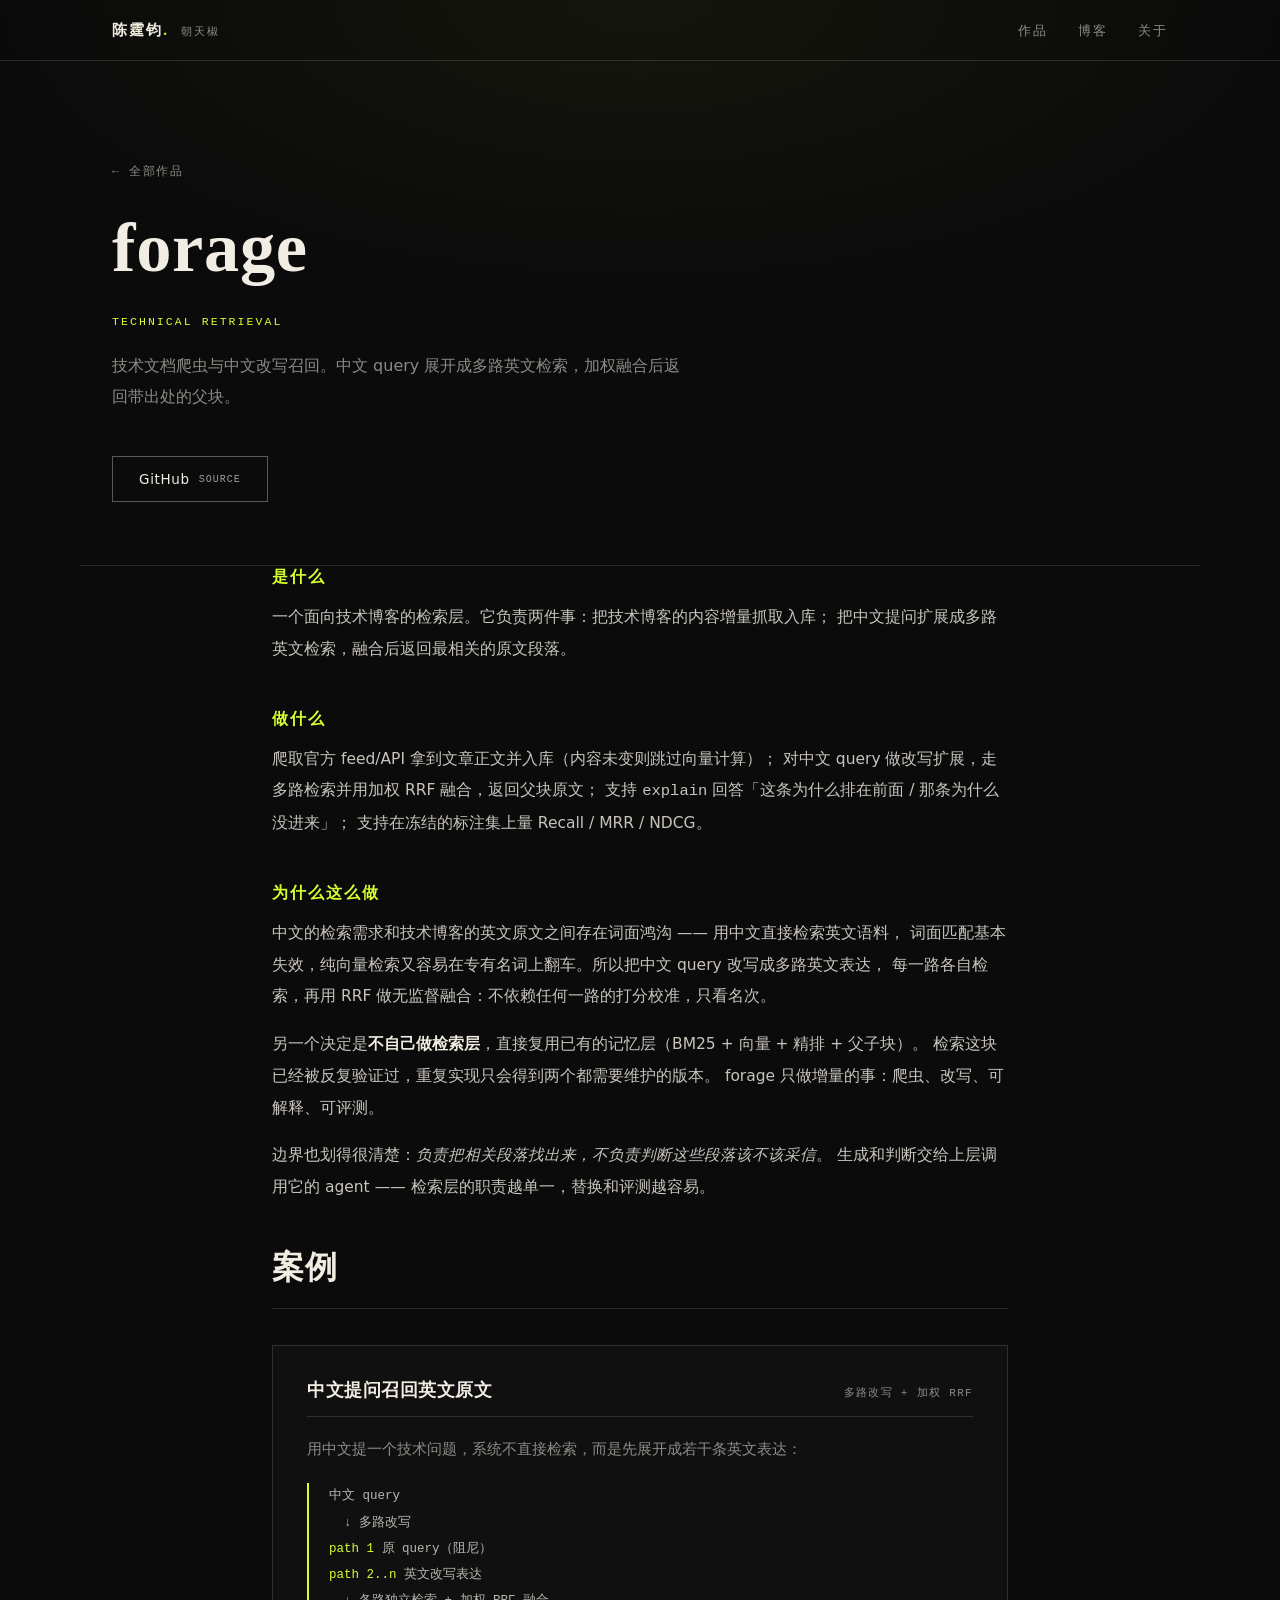
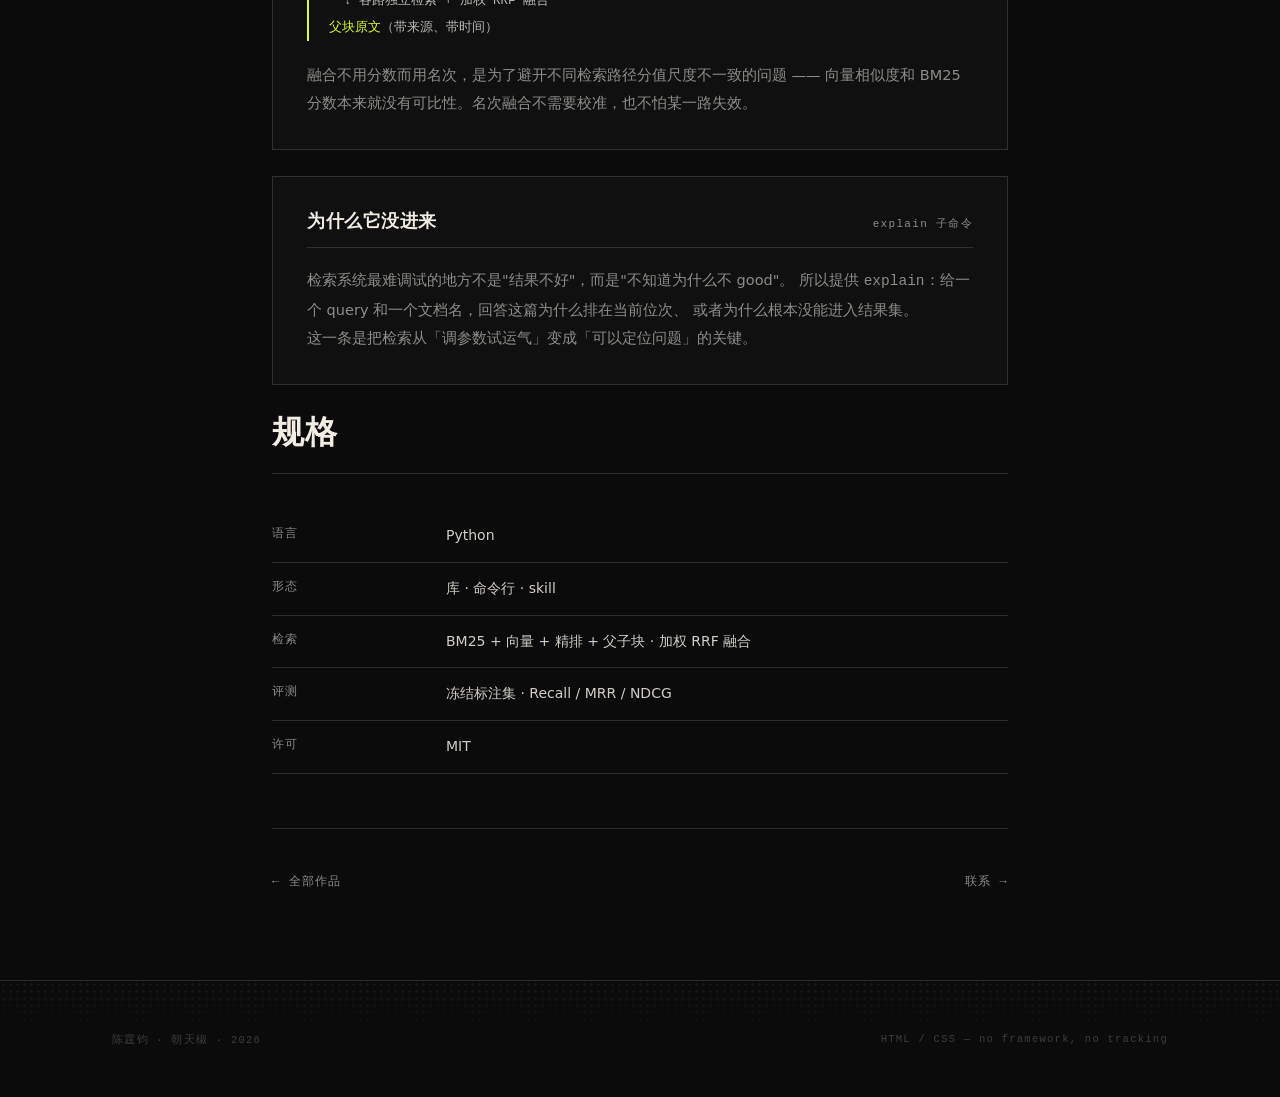
<file: forage.html>
<!DOCTYPE html>
<html lang="zh-CN">
<head>
<meta charset="UTF-8">
<meta name="viewport" content="width=device-width, initial-scale=1.0">
<title>forage — 陈霆钧</title>
<meta name="description" content="技术文档爬虫与中文改写召回：中文 query 展开成多路英文检索，加权 RRF 融合后返回父块，并支持 explain 与评测。">
<meta property="og:title" content="forage — Data Retrieval">
<meta property="og:type" content="website">
<style>
:root{
  --bg:#0b0b0c; --ink:#f2ede3; --dim:rgba(242,237,227,.56);
  --faint:rgba(242,237,227,.34); --line:rgba(242,237,227,.14);
  --acid:#d6ff2e;
  --serif:"Songti SC","Noto Serif CJK SC","Source Han Serif SC","SimSun",serif;
  --sans:"PingFang SC","HarmonyOS Sans SC","MiSans","Microsoft YaHei",system-ui,sans-serif;
  --mono:ui-monospace,"SF Mono","JetBrains Mono",Menlo,Consolas,monospace;
}
*{margin:0;padding:0;box-sizing:border-box}
html{scroll-behavior:smooth}
body{background:var(--bg);color:var(--ink);font-family:var(--sans);
     -webkit-font-smoothing:antialiased;overflow-x:hidden}
body::before{content:"";position:fixed;inset:0;pointer-events:none;z-index:99;
  background:radial-gradient(ellipse 80% 50% at 50% 0%,rgba(214,255,46,.05),transparent 70%)}
::selection{background:var(--acid);color:#0b0b0c}
.wrap{max-width:1120px;margin:0 auto;padding:0 32px}
.wrap.narrow{max-width:800px}

/* 渐进增强：默认可见。只有 html.js 存在（脚本已运行）才隐藏等待揭示。
   这样即使 JS 报错 / 被禁用 / IntersectionObserver 不支持，内容也不会消失。 */
.reveal{opacity:1;transform:none}
html.js .reveal{opacity:0;transform:translateY(26px);
                transition:opacity .9s ease,transform .9s ease}
html.js .reveal.on{opacity:1;transform:none}
html.js .reveal.d1{transition-delay:.12s}
html.js .reveal.d2{transition-delay:.24s}
html.js .reveal.d3{transition-delay:.36s}

nav{position:sticky;top:0;z-index:50;background:rgba(11,11,12,.78);
    backdrop-filter:blur(16px);border-bottom:1px solid var(--line)}
nav .wrap{display:flex;justify-content:space-between;align-items:center;height:60px}
.brand{font-family:var(--serif);font-weight:900;font-size:15px;letter-spacing:.14em;
       text-decoration:none;color:var(--ink)}
.brand i{font-style:normal;color:var(--acid)}
.brand small{font-family:var(--mono);font-weight:400;font-size:10.5px;
             letter-spacing:.16em;color:var(--dim);margin-left:12px}
nav ul{display:flex;gap:30px;list-style:none}
nav a{font-size:12.5px;letter-spacing:.16em;color:var(--dim);text-decoration:none;
      transition:color .25s}
nav a:hover,nav a.on{color:var(--ink)}

/* ── 详情页 ── */
.ph{padding-top:11vh;padding-bottom:7vh;border-bottom:1px solid var(--line)}
.crumb{font-family:var(--mono);font-size:11.5px;letter-spacing:.14em;
       color:var(--dim);text-decoration:none;transition:color .25s}
.crumb:hover{color:var(--acid)}
.ph h1{font-family:var(--serif);font-weight:900;line-height:1.16;letter-spacing:.01em;
       font-size:clamp(2.3rem,5.6vw,4.4rem);margin:28px 0 0}
.ph h1 em{font-style:normal;color:var(--acid)}
.ph .kind{font-family:var(--mono);font-size:11.5px;letter-spacing:.18em;
          color:var(--acid);text-transform:uppercase;margin-top:26px;display:block}
.ph .lede{margin-top:22px;max-width:36em;color:var(--dim);font-size:16px;line-height:1.95}

/* 行动区：在线服务 / 下载 / 代码 */
.acts{display:flex;flex-wrap:wrap;gap:12px;margin-top:44px}
.act{display:inline-flex;align-items:center;gap:9px;padding:14px 26px;
     font-size:13.5px;letter-spacing:.05em;text-decoration:none;
     border:1px solid var(--faint);color:var(--ink);transition:all .28s}
.act:hover{background:var(--acid);color:#0b0b0c;border-color:var(--acid)}
.act.ghost{border-color:var(--line);color:var(--dim)}
.act.ghost:hover{background:transparent;color:var(--ink);border-color:var(--faint)}
.act small{font-family:var(--mono);font-size:10px;letter-spacing:.1em;opacity:.65}

section{padding-top:9vh;padding-bottom:9vh}
.sec-h{font-family:var(--serif);font-weight:900;letter-spacing:.03em;
       font-size:clamp(1.4rem,2.8vw,2rem);margin-bottom:36px;
       padding-bottom:18px;border-bottom:1px solid var(--line)}
.body-t p{font-size:15.5px;line-height:2.05;color:rgba(242,237,227,.82);margin-bottom:24px}
.body-t strong{color:var(--ink);font-weight:600}
.body-t em{font-style:normal;color:var(--acid)}

/* 规格表 */
.spec{list-style:none}
.spec li{display:grid;grid-template-columns:150px 1fr;gap:24px;
         padding:14px 0;border-bottom:1px solid var(--line);font-size:14px}
.spec dt,.spec .k{font-family:var(--mono);font-size:11.5px;letter-spacing:.1em;
                  color:var(--dim);padding-top:2px}
.spec .v{color:rgba(242,237,227,.86);line-height:1.7}

/* 三步 / 特性 */
.feats{display:grid;grid-template-columns:repeat(3,1fr);gap:0;border-top:1px solid var(--line)}
.feat{padding:30px 26px 30px 0;border-right:1px solid var(--line)}
.feat:last-child{border-right:none}
.feat .n{font-family:var(--mono);font-size:11px;color:var(--acid);
         letter-spacing:.16em;margin-bottom:16px}
.feat h3{font-family:var(--serif);font-weight:700;font-size:1.15rem;
         letter-spacing:.03em;margin-bottom:10px}
.feat p{font-size:13.5px;line-height:1.8;color:var(--dim)}

pre{font-family:var(--mono);font-size:12.5px;line-height:1.9;
    background:rgba(242,237,227,.035);border:1px solid var(--line);
    padding:22px 24px;overflow-x:auto;margin:24px 0;color:rgba(242,237,227,.8)}
pre b{color:var(--acid);font-weight:400}

.note{font-size:13px;line-height:1.85;color:var(--dim);
      border-left:2px solid var(--acid);padding-left:20px;margin:28px 0}

.pager{display:flex;justify-content:space-between;flex-wrap:wrap;gap:18px;
       padding:44px 0 0;border-top:1px solid var(--line);margin-top:6vh}
.pager a{font-family:var(--mono);font-size:12px;letter-spacing:.1em;
         color:var(--dim);text-decoration:none;transition:color .25s}
.pager a:hover{color:var(--acid)}

footer{border-top:1px solid var(--line);padding:52px 0;margin-top:10vh}
.colophon{font-family:var(--mono);font-size:10.5px;color:#3d3d42;
          letter-spacing:.12em;display:flex;justify-content:space-between;flex-wrap:wrap;gap:14px}

@media(max-width:880px){
  .feats{grid-template-columns:1fr}
  .feat{border-right:none;border-bottom:1px solid var(--line);padding-right:0}
  .spec li{grid-template-columns:110px 1fr;gap:16px}
  .reveal{transition-duration:.55s}
}
@media(prefers-reduced-motion:reduce){
  .reveal{opacity:1;transform:none;transition:none}
  html{scroll-behavior:auto}
}


.badge{display:inline-block;font-family:var(--mono);font-size:9.5px;
       letter-spacing:.14em;color:var(--acid);border:1px solid rgba(214,255,46,.35);
       padding:2px 7px;margin-left:9px;vertical-align:middle;white-space:nowrap}
.wipbar{border:1px solid rgba(214,255,46,.28);
        background:rgba(214,255,46,.05);
        padding:14px 20px;margin:0 auto 0;max-width:800px;
        font-family:var(--mono);font-size:11.5px;letter-spacing:.08em;
        color:rgba(242,237,227,.7);text-align:center}
.wipbar b{color:var(--acid);font-weight:400}

</style>
<style>
.ov{margin-bottom:42px}
.ov h3{font-family:var(--serif);font-weight:700;font-size:1.02rem;
       letter-spacing:.12em;color:var(--acid);margin-bottom:14px}
.ov p{font-size:15.5px;line-height:2.05;color:rgba(242,237,227,.82)}
.ov p+p{margin-top:16px}
.ov strong{color:var(--ink);font-weight:600}
.case{border:1px solid var(--line);padding:32px 34px;margin-bottom:26px;background:rgba(242,237,227,.02)}
.case-h{display:flex;justify-content:space-between;align-items:baseline;gap:18px;
        flex-wrap:wrap;margin-bottom:18px;padding-bottom:14px;border-bottom:1px solid var(--line)}
.case-h b{font-family:var(--serif);font-weight:700;font-size:1.1rem;letter-spacing:.03em}
.case-h span{font-family:var(--mono);font-size:11px;letter-spacing:.12em;color:var(--dim)}
.case p{font-size:14.5px;line-height:1.95;color:var(--dim)}
.case em{font-style:normal;color:var(--acid)}
.chain{font-family:var(--mono);font-size:12.5px;line-height:2.1;color:rgba(242,237,227,.75);
       border-left:2px solid var(--acid);padding-left:20px;margin:20px 0}
.chain b{color:var(--acid);font-weight:400}
</style>
<script>document.documentElement.classList.add("js");</script>
<link rel="stylesheet" href="assets/print.css">
</head>
<body>
<nav>
  <div class="wrap">
    <a href="index.html" class="brand">陈霆钧<i>.</i><small>朝天椒</small></a>
    <ul>
      <li><a href="index.html#work">作品</a></li>
      <li><a href="blog.html">博客</a></li>
      <li><a href="index.html#about">关于</a></li>
    </ul>
  </div>
</nav>

<header class="ph wrap">
  <a class="crumb reveal on" href="index.html#work">← 全部作品</a>
  <h1 class="reveal on">forage</h1>
  <span class="kind reveal d1">Technical Retrieval</span>
  <p class="lede reveal d1">
    技术文档爬虫与中文改写召回。中文 query 展开成多路英文检索，加权融合后返回带出处的父块。
  </p>
  <div class="acts reveal d2">
    <a class="act" href="https://github.com/ProfYangShengXu/forage">GitHub<small>SOURCE</small></a>
  </div>
</header>

<section class="wrap narrow">
  <div class="ov reveal d1"><h3>是什么</h3>
  <p>一个面向技术博客的检索层。它负责两件事：把技术博客的内容增量抓取入库；
  把中文提问扩展成多路英文检索，融合后返回最相关的原文段落。</p></div>

  <div class="ov reveal d1"><h3>做什么</h3>
  <p>爬取官方 feed/API 拿到文章正文并入库（内容未变则跳过向量计算）；
  对中文 query 做改写扩展，走多路检索并用加权 RRF 融合，返回父块原文；
  支持 <code>explain</code> 回答「这条为什么排在前面 / 那条为什么没进来」；
  支持在冻结的标注集上量 Recall / MRR / NDCG。</p></div>

  <div class="ov reveal d1"><h3>为什么这么做</h3>
  <p>中文的检索需求和技术博客的英文原文之间存在词面鸿沟 —— 用中文直接检索英文语料，
  词面匹配基本失效，纯向量检索又容易在专有名词上翻车。所以把中文 query 改写成多路英文表达，
  每一路各自检索，再用 RRF 做无监督融合：不依赖任何一路的打分校准，只看名次。</p>
  <p>另一个决定是<strong>不自己做检索层</strong>，直接复用已有的记忆层（BM25 + 向量 + 精排 + 父子块）。
  检索这块已经被反复验证过，重复实现只会得到两个都需要维护的版本。
  forage 只做增量的事：爬虫、改写、可解释、可评测。</p>
  <p>边界也划得很清楚：<em>负责把相关段落找出来，不负责判断这些段落该不该采信</em>。
  生成和判断交给上层调用它的 agent —— 检索层的职责越单一，替换和评测越容易。</p></div>
</section>

<section class="wrap narrow">
  <h2 class="sec-h reveal">案例</h2>

  <div class="case reveal d1">
    <div class="case-h"><b>中文提问召回英文原文</b><span>多路改写 + 加权 RRF</span></div>
    <p>用中文提一个技术问题，系统不直接检索，而是先展开成若干条英文表达：</p>
    <div class="chain">
      中文 query<br>
      &nbsp;&nbsp;↓ 多路改写<br>
      <b>path 1</b> 原 query（阻尼）<br>
      <b>path 2..n</b> 英文改写表达<br>
      &nbsp;&nbsp;↓ 各路独立检索 + 加权 RRF 融合<br>
      <b>父块原文</b>（带来源、带时间）
    </div>
    <p>融合不用分数而用名次，是为了避开不同检索路径分值尺度不一致的问题 ——
    向量相似度和 BM25 分数本来就没有可比性。名次融合不需要校准，也不怕某一路失效。</p>
  </div>

  <div class="case reveal d1">
    <div class="case-h"><b>为什么它没进来</b><span>explain 子命令</span></div>
    <p>检索系统最难调试的地方不是"结果不好"，而是"不知道为什么不 good"。
    所以提供 <code>explain</code>：给一个 query 和一个文档名，回答这篇为什么排在当前位次、
    或者为什么根本没能进入结果集。</p>
    <p>这一条是把检索从「调参数试运气」变成「可以定位问题」的关键。</p>
  </div>
</section>

<section class="wrap narrow">
  <h2 class="sec-h reveal">规格</h2>
  <ul class="spec reveal d1">
    <li><span class="k">语言</span><span class="v">Python</span></li>
    <li><span class="k">形态</span><span class="v">库 · 命令行 · skill</span></li>
    <li><span class="k">检索</span><span class="v">BM25 + 向量 + 精排 + 父子块 · 加权 RRF 融合</span></li>
    <li><span class="k">评测</span><span class="v">冻结标注集 · Recall / MRR / NDCG</span></li>
    <li><span class="k">许可</span><span class="v">MIT</span></li>
  </ul>
  <div class="pager reveal d2">
    <a href="index.html#work">← 全部作品</a>
    <a href="index.html#contact">联系 →</a>
  </div>
</section>

<footer><div class="wrap colophon">
  <span>陈霆钧 · 朝天椒 · 2026</span>
  <span>HTML / CSS — no framework, no tracking</span>
</div></footer>
<script>
(function(){
  document.documentElement.classList.add('js');
  var els=[].slice.call(document.querySelectorAll('.reveal'));
  function showAll(){ els.forEach(function(e){e.classList.add('on')}); }
  if(!('IntersectionObserver' in window)){ showAll(); return; }
  var io=new IntersectionObserver(function(en){
    en.forEach(function(e){ if(e.isIntersecting){ e.target.classList.add('on'); io.unobserve(e.target);} });
  },{threshold:0.05,rootMargin:'0px 0px -2% 0px'});
  els.forEach(function(e){ io.observe(e) });
  // 兜底：1.5s 后强制全部可见，防止任何边界情况导致内容不可见
  setTimeout(showAll, 1500);
})();
</script>
</body>
</html>
</file>
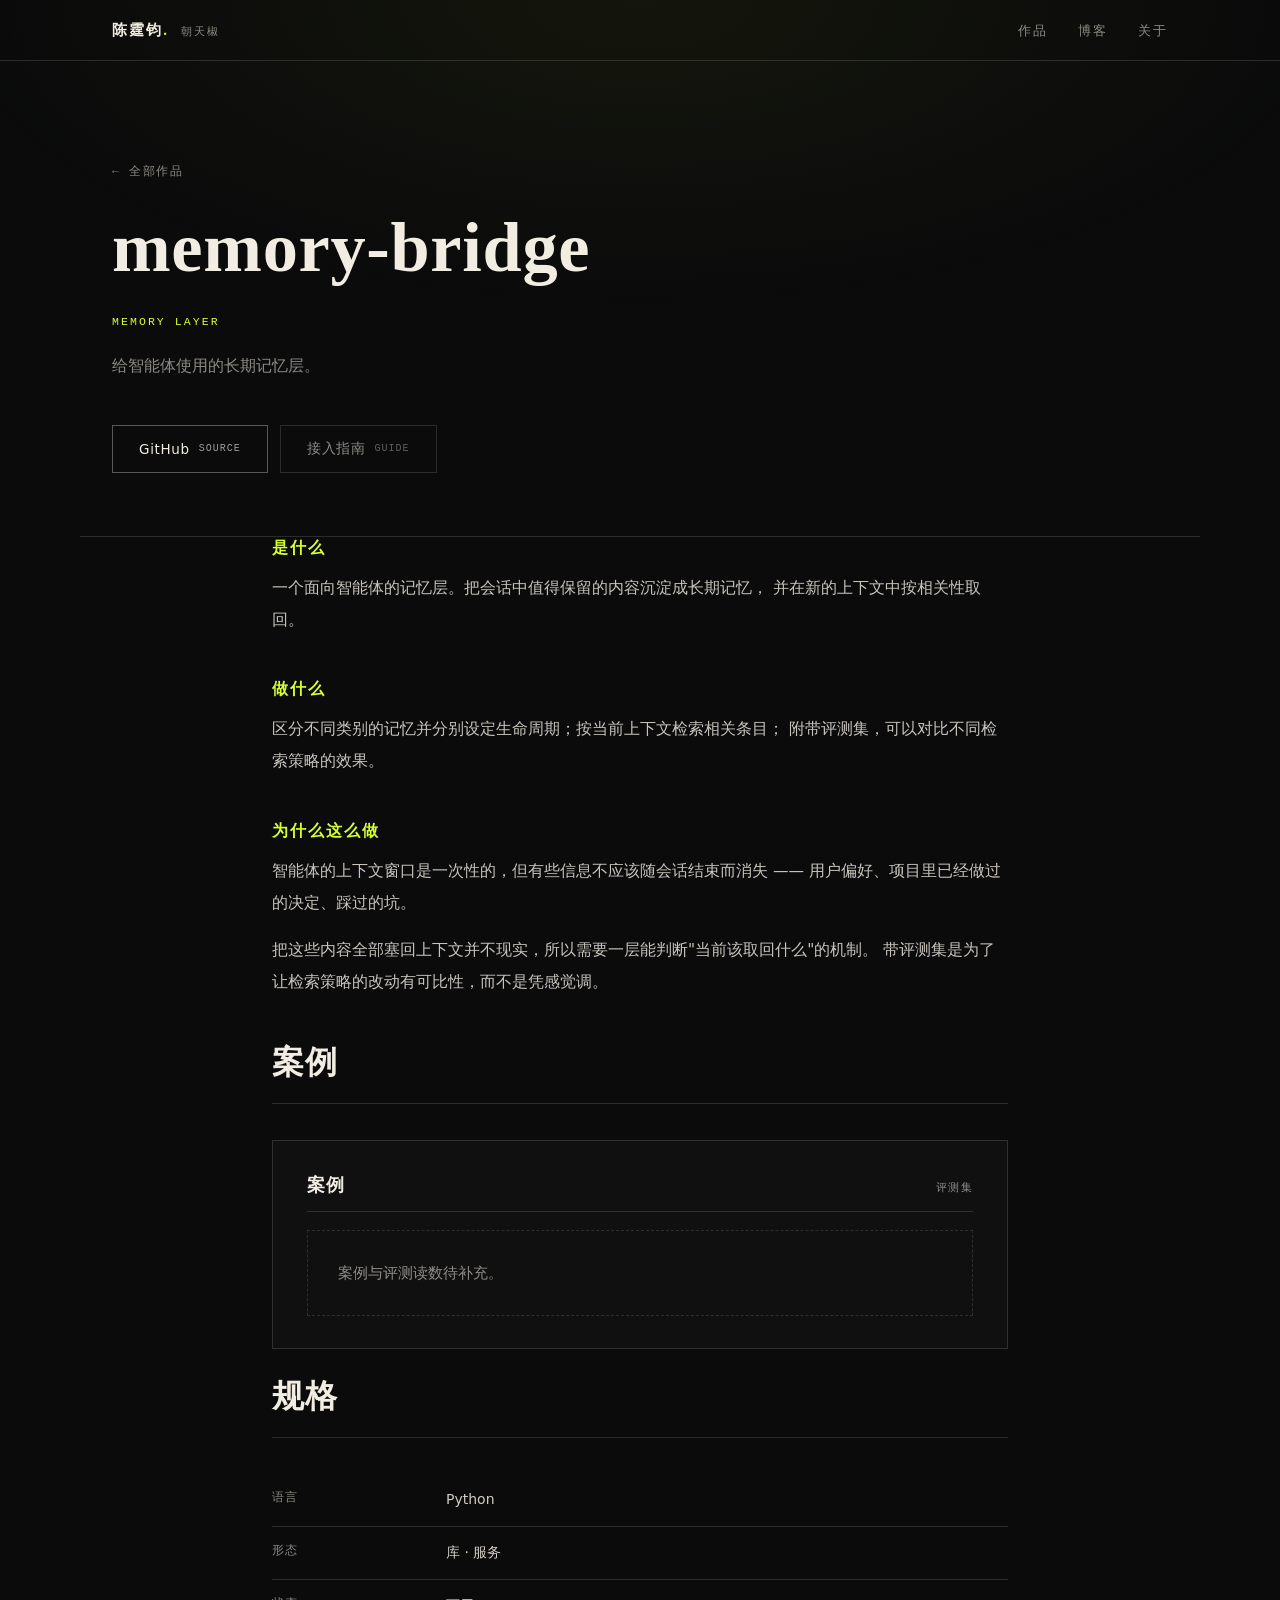
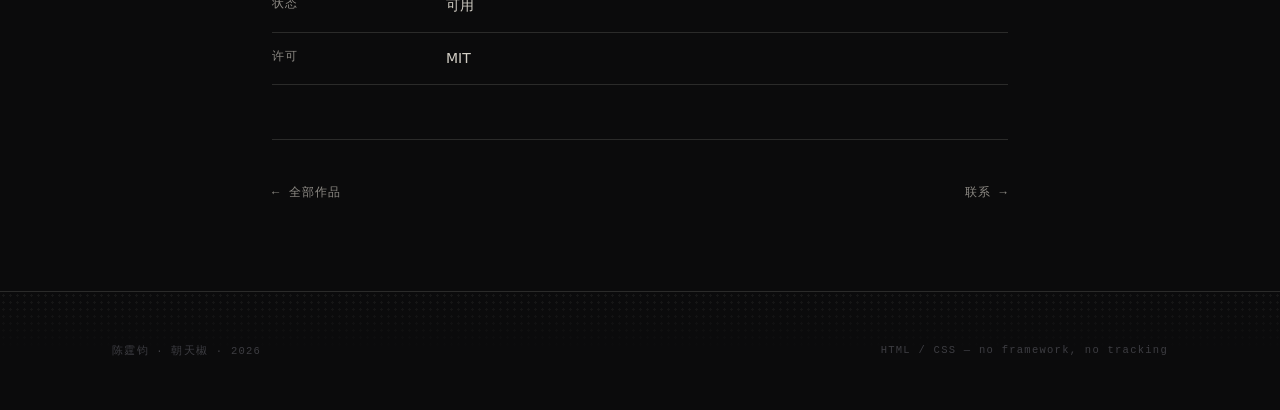
<file: memory-bridge.html>
<!DOCTYPE html>
<html lang="zh-CN">
<head>
<meta charset="UTF-8">
<meta name="viewport" content="width=device-width, initial-scale=1.0">
<title>memory-bridge — 陈霆钧</title>
<meta name="description" content="给智能体使用的长期记忆层。">
<meta property="og:title" content="memory-bridge — Memory Layer">
<meta property="og:description" content="给智能体使用的长期记忆层。">
<meta property="og:type" content="website">
<style>
:root{
  --bg:#0b0b0c; --ink:#f2ede3; --dim:rgba(242,237,227,.56);
  --faint:rgba(242,237,227,.34); --line:rgba(242,237,227,.14);
  --acid:#d6ff2e;
  --serif:"Songti SC","Noto Serif CJK SC","Source Han Serif SC","SimSun",serif;
  --sans:"PingFang SC","HarmonyOS Sans SC","MiSans","Microsoft YaHei",system-ui,sans-serif;
  --mono:ui-monospace,"SF Mono","JetBrains Mono",Menlo,Consolas,monospace;
}
*{margin:0;padding:0;box-sizing:border-box}
html{scroll-behavior:smooth}
body{background:var(--bg);color:var(--ink);font-family:var(--sans);
     -webkit-font-smoothing:antialiased;overflow-x:hidden}
body::before{content:"";position:fixed;inset:0;pointer-events:none;z-index:99;
  background:radial-gradient(ellipse 80% 50% at 50% 0%,rgba(214,255,46,.05),transparent 70%)}
::selection{background:var(--acid);color:#0b0b0c}
.wrap{max-width:1120px;margin:0 auto;padding:0 32px}
.wrap.narrow{max-width:800px}

/* 渐进增强：默认可见。只有 html.js 存在（脚本已运行）才隐藏等待揭示。
   这样即使 JS 报错 / 被禁用 / IntersectionObserver 不支持，内容也不会消失。 */
.reveal{opacity:1;transform:none}
html.js .reveal{opacity:0;transform:translateY(26px);
                transition:opacity .9s ease,transform .9s ease}
html.js .reveal.on{opacity:1;transform:none}
html.js .reveal.d1{transition-delay:.12s}
html.js .reveal.d2{transition-delay:.24s}
html.js .reveal.d3{transition-delay:.36s}

nav{position:sticky;top:0;z-index:50;background:rgba(11,11,12,.78);
    backdrop-filter:blur(16px);border-bottom:1px solid var(--line)}
nav .wrap{display:flex;justify-content:space-between;align-items:center;height:60px}
.brand{font-family:var(--serif);font-weight:900;font-size:15px;letter-spacing:.14em;
       text-decoration:none;color:var(--ink)}
.brand i{font-style:normal;color:var(--acid)}
.brand small{font-family:var(--mono);font-weight:400;font-size:10.5px;
             letter-spacing:.16em;color:var(--dim);margin-left:12px}
nav ul{display:flex;gap:30px;list-style:none}
nav a{font-size:12.5px;letter-spacing:.16em;color:var(--dim);text-decoration:none;
      transition:color .25s}
nav a:hover,nav a.on{color:var(--ink)}

/* ── 详情页 ── */
.ph{padding-top:11vh;padding-bottom:7vh;border-bottom:1px solid var(--line)}
.crumb{font-family:var(--mono);font-size:11.5px;letter-spacing:.14em;
       color:var(--dim);text-decoration:none;transition:color .25s}
.crumb:hover{color:var(--acid)}
.ph h1{font-family:var(--serif);font-weight:900;line-height:1.16;letter-spacing:.01em;
       font-size:clamp(2.3rem,5.6vw,4.4rem);margin:28px 0 0}
.ph h1 em{font-style:normal;color:var(--acid)}
.ph .kind{font-family:var(--mono);font-size:11.5px;letter-spacing:.18em;
          color:var(--acid);text-transform:uppercase;margin-top:26px;display:block}
.ph .lede{margin-top:22px;max-width:36em;color:var(--dim);font-size:16px;line-height:1.95}

/* 行动区：在线服务 / 下载 / 代码 */
.acts{display:flex;flex-wrap:wrap;gap:12px;margin-top:44px}
.act{display:inline-flex;align-items:center;gap:9px;padding:14px 26px;
     font-size:13.5px;letter-spacing:.05em;text-decoration:none;
     border:1px solid var(--faint);color:var(--ink);transition:all .28s}
.act:hover{background:var(--acid);color:#0b0b0c;border-color:var(--acid)}
.act.ghost{border-color:var(--line);color:var(--dim)}
.act.ghost:hover{background:transparent;color:var(--ink);border-color:var(--faint)}
.act small{font-family:var(--mono);font-size:10px;letter-spacing:.1em;opacity:.65}

section{padding-top:9vh;padding-bottom:9vh}
.sec-h{font-family:var(--serif);font-weight:900;letter-spacing:.03em;
       font-size:clamp(1.4rem,2.8vw,2rem);margin-bottom:36px;
       padding-bottom:18px;border-bottom:1px solid var(--line)}
.body-t p{font-size:15.5px;line-height:2.05;color:rgba(242,237,227,.82);margin-bottom:24px}
.body-t strong{color:var(--ink);font-weight:600}
.body-t em{font-style:normal;color:var(--acid)}

/* 规格表 */
.spec{list-style:none}
.spec li{display:grid;grid-template-columns:150px 1fr;gap:24px;
         padding:14px 0;border-bottom:1px solid var(--line);font-size:14px}
.spec dt,.spec .k{font-family:var(--mono);font-size:11.5px;letter-spacing:.1em;
                  color:var(--dim);padding-top:2px}
.spec .v{color:rgba(242,237,227,.86);line-height:1.7}

/* 三步 / 特性 */
.feats{display:grid;grid-template-columns:repeat(3,1fr);gap:0;border-top:1px solid var(--line)}
.feat{padding:30px 26px 30px 0;border-right:1px solid var(--line)}
.feat:last-child{border-right:none}
.feat .n{font-family:var(--mono);font-size:11px;color:var(--acid);
         letter-spacing:.16em;margin-bottom:16px}
.feat h3{font-family:var(--serif);font-weight:700;font-size:1.15rem;
         letter-spacing:.03em;margin-bottom:10px}
.feat p{font-size:13.5px;line-height:1.8;color:var(--dim)}

pre{font-family:var(--mono);font-size:12.5px;line-height:1.9;
    background:rgba(242,237,227,.035);border:1px solid var(--line);
    padding:22px 24px;overflow-x:auto;margin:24px 0;color:rgba(242,237,227,.8)}
pre b{color:var(--acid);font-weight:400}

.note{font-size:13px;line-height:1.85;color:var(--dim);
      border-left:2px solid var(--acid);padding-left:20px;margin:28px 0}

.pager{display:flex;justify-content:space-between;flex-wrap:wrap;gap:18px;
       padding:44px 0 0;border-top:1px solid var(--line);margin-top:6vh}
.pager a{font-family:var(--mono);font-size:12px;letter-spacing:.1em;
         color:var(--dim);text-decoration:none;transition:color .25s}
.pager a:hover{color:var(--acid)}

footer{border-top:1px solid var(--line);padding:52px 0;margin-top:10vh}
.colophon{font-family:var(--mono);font-size:10.5px;color:#3d3d42;
          letter-spacing:.12em;display:flex;justify-content:space-between;flex-wrap:wrap;gap:14px}

@media(max-width:880px){
  .feats{grid-template-columns:1fr}
  .feat{border-right:none;border-bottom:1px solid var(--line);padding-right:0}
  .spec li{grid-template-columns:110px 1fr;gap:16px}
  .reveal{transition-duration:.55s}
}
@media(prefers-reduced-motion:reduce){
  .reveal{opacity:1;transform:none;transition:none}
  html{scroll-behavior:auto}
}


.badge{display:inline-block;font-family:var(--mono);font-size:9.5px;
       letter-spacing:.14em;color:var(--acid);border:1px solid rgba(214,255,46,.35);
       padding:2px 7px;margin-left:9px;vertical-align:middle;white-space:nowrap}
.wipbar{border:1px solid rgba(214,255,46,.28);
        background:rgba(214,255,46,.05);
        padding:14px 20px;margin:0 auto 0;max-width:800px;
        font-family:var(--mono);font-size:11.5px;letter-spacing:.08em;
        color:rgba(242,237,227,.7);text-align:center}
.wipbar b{color:var(--acid);font-weight:400}

</style>
<style>
/* 概述三段 */
.ov{margin-bottom:42px}
.ov h3{font-family:var(--serif);font-weight:700;font-size:1.02rem;
       letter-spacing:.12em;color:var(--acid);margin-bottom:14px}
.ov p{font-size:15.5px;line-height:2.05;color:rgba(242,237,227,.82)}
.ov p+p{margin-top:16px}
.ov strong{color:var(--ink);font-weight:600}

/* 案例卡 */
.case{border:1px solid var(--line);padding:32px 34px;margin-bottom:26px;
      background:rgba(242,237,227,.02)}
.case-h{display:flex;justify-content:space-between;align-items:baseline;
        gap:18px;flex-wrap:wrap;margin-bottom:18px;
        padding-bottom:14px;border-bottom:1px solid var(--line)}
.case-h b{font-family:var(--serif);font-weight:700;font-size:1.1rem;letter-spacing:.03em}
.case-h span{font-family:var(--mono);font-size:11px;letter-spacing:.12em;color:var(--dim)}
.case p{font-size:14.5px;line-height:1.95;color:var(--dim);margin-bottom:16px}
.case p:last-child{margin-bottom:0}
.case em{font-style:normal;color:var(--acid)}
.case strong{color:var(--ink);font-weight:600}

/* 数据行 */
.stats{display:grid;grid-template-columns:repeat(auto-fit,minmax(170px,1fr));
       gap:1px;background:var(--line);border:1px solid var(--line);margin:20px 0}
.stats div{background:var(--bg);padding:20px 22px}
.stats dt{font-family:var(--mono);font-size:10.5px;letter-spacing:.14em;color:var(--dim)}
.stats dd{font-family:var(--mono);font-size:1.5rem;margin-top:8px;color:var(--ink)}
.stats dd i{font-style:normal;color:var(--acid)}
.stats dd small{font-size:.5em;color:var(--dim);margin-left:4px}

.empty{font-size:13.5px;color:var(--dim);line-height:1.9;
       border:1px dashed var(--line);padding:28px 30px}
</style>
<script>document.documentElement.classList.add("js");</script>
<link rel="stylesheet" href="assets/print.css">
</head>
<body>
<nav>
  <div class="wrap">
    <a href="index.html" class="brand">陈霆钧<i>.</i><small>朝天椒</small></a>
    <ul>
      <li><a href="index.html#work">作品</a></li>
      <li><a href="blog.html">博客</a></li>
      <li><a href="index.html#about">关于</a></li>
    </ul>
  </div>
</nav>

<header class="ph wrap">
  <a class="crumb reveal on" href="index.html#work">← 全部作品</a>
  <h1 class="reveal on">memory-bridge</h1>
  <span class="kind reveal d1">Memory Layer</span>
  <p class="lede reveal d1">给智能体使用的长期记忆层。</p>
  <div class="acts reveal d2">
      <a class="act" href="https://github.com/ProfYangShengXu/memory-bridge">GitHub<small>SOURCE</small></a>
      <a class="act ghost" href="#">接入指南<small>GUIDE</small></a>
  </div>
</header>

<section class="wrap narrow">
  <div class="ov reveal d1"><h3>是什么</h3><p>一个面向智能体的记忆层。把会话中值得保留的内容沉淀成长期记忆，
     并在新的上下文中按相关性取回。</p></div>
  <div class="ov reveal d1"><h3>做什么</h3><p>区分不同类别的记忆并分别设定生命周期；按当前上下文检索相关条目；
     附带评测集，可以对比不同检索策略的效果。</p></div>
  <div class="ov reveal d1"><h3>为什么这么做</h3><p>智能体的上下文窗口是一次性的，但有些信息不应该随会话结束而消失 ——
     用户偏好、项目里已经做过的决定、踩过的坑。</p>
     <p>把这些内容全部塞回上下文并不现实，所以需要一层能判断"当前该取回什么"的机制。
     带评测集是为了让检索策略的改动有可比性，而不是凭感觉调。</p></div>
</section>

<section class="wrap narrow">
  <h2 class="sec-h reveal">案例</h2>
  <div class="case reveal d1"><div class="case-h"><b>案例</b><span>评测集</span></div><p class="empty">案例与评测读数待补充。</p></div>
</section>

<section class="wrap narrow">
  <h2 class="sec-h reveal">规格</h2>
  <ul class="spec reveal d1">
    <li><span class="k">语言</span><span class="v">Python</span></li>
    <li><span class="k">形态</span><span class="v">库 · 服务</span></li>
    <li><span class="k">状态</span><span class="v">可用</span></li>
    <li><span class="k">许可</span><span class="v">MIT</span></li>
  </ul>
  <div class="pager reveal d2">
    <a href="index.html#work">← 全部作品</a>
    <a href="index.html#contact">联系 →</a>
  </div>
</section>

<footer>
  <div class="wrap colophon">
    <span>陈霆钧 · 朝天椒 · 2026</span>
    <span>HTML / CSS — no framework, no tracking</span>
  </div>
</footer>
<script>
(function(){
  document.documentElement.classList.add('js');
  var els=[].slice.call(document.querySelectorAll('.reveal'));
  function showAll(){ els.forEach(function(e){e.classList.add('on')}); }
  if(!('IntersectionObserver' in window)){ showAll(); return; }
  var io=new IntersectionObserver(function(en){
    en.forEach(function(e){ if(e.isIntersecting){ e.target.classList.add('on'); io.unobserve(e.target);} });
  },{threshold:0.05,rootMargin:'0px 0px -2% 0px'});
  els.forEach(function(e){ io.observe(e) });
  // 兜底：1.5s 后强制全部可见，防止任何边界情况导致内容不可见
  setTimeout(showAll, 1500);
})();
</script>
</body>
</html>
</file>
<file: assets/print.css>
/* ─────────────────────────────────────────────────────────────
   print.css — 暗底印刷层（halftone / risograph）
   基准仍是原站暗色，本层只加"印"的质感：网点、套色、硬投影。
   不碰字号、字距、行高，不改任何文案结构。
   ───────────────────────────────────────────────────────────── */
:root{
  --magenta:#FF4FA8;
  --cyan:#00C8FF;
  --red:#E4442B;
  --acid-ink:#D6FF2E;
}

/* 背景回到原站：只有原有的顶部酸色光晕，不加网点 */
.hero{position:relative}
.hero > *:not(.halftone):not(.regmark){position:relative;z-index:1}

/* 通用网点容器：保留选择器，但不再往背景铺网 */
.halftone{display:none;
  position:absolute;inset:0;pointer-events:none;z-index:0;
  background-image:radial-gradient(rgba(255,46,147,.9) 1.1px, transparent 1.3px);
  background-size:6px 6px;opacity:.07;mix-blend-mode:screen;
  -webkit-mask-image:radial-gradient(120% 78% at 72% 6%, #000 10%, transparent 66%);
          mask-image:radial-gradient(120% 78% at 72% 6%, #000 10%, transparent 66%);
}

/* 套准十字：印刷定位标 */
.regmark{
  position:absolute;width:24px;height:24px;opacity:.30;z-index:2;
  background:
    linear-gradient(var(--ink),var(--ink)) center/1px 100% no-repeat,
    linear-gradient(var(--ink),var(--ink)) center/100% 1px no-repeat;
  border-radius:50%;
}
.regmark::after{content:"";position:absolute;inset:6px;border:1px solid var(--ink);border-radius:50%}
.regmark.tl{top:78px;left:14px}
.regmark.br{bottom:16px;right:14px}

/* 按钮：盖章式硬投影，酸色 */
.btn{
  border-width:1px;
  box-shadow:4px 4px 0 rgba(214,255,46,.75);
  transition:transform .12s ease, box-shadow .12s ease, background .18s ease, color .18s ease;
}
.btn:hover{transform:translate(2px,2px);box-shadow:2px 2px 0 rgba(214,255,46,.75)}
.btn.ghost{box-shadow:none;border-color:var(--line)}
.btn.ghost:hover{box-shadow:2px 2px 0 rgba(242,237,227,.35)}

/* 章节序号：两块专色版错位 4px —— 字典 1.29 的 riso 判据
   （两版错位 2–8px、边缘露出纯色；深层那块用 multiply 压暗） */
.sec-idx{
  display:inline-block;position:relative;isolation:isolate;
  color:#0b0b0c;background:none;
  padding:2px 8px;letter-spacing:.14em;
}
/* 两块专色版：品红在后（-2）偏移 4px，荧光绿在前（-1）居中 —— 都是实色，不混色 */
.sec-idx::after{
  content:"";position:absolute;inset:0;z-index:-2;
  background:var(--magenta);transform:translate(4px,4px);
}
.sec-idx::before{
  content:"";position:absolute;inset:0;z-index:-1;
  background:var(--acid-ink);
}

/* 作品行 hover：一丝品红渗墨，不做位移 */
.item{transition:background .28s ease,border-color .3s}
.item:hover{padding-left:14px;background:linear-gradient(90deg,rgba(255,46,147,.10),transparent 62%)}

/* 作品缩略图（若存在）：灰度 + 网点叠印 */
.print-img{position:relative;overflow:hidden;border:1px solid var(--line)}
.print-img img{display:block;width:100%;filter:grayscale(1) contrast(1.2)}
.print-img::after{
  content:"";position:absolute;inset:0;pointer-events:none;
  background-image:radial-gradient(rgba(255,46,147,.75) 1px, transparent 1.2px);
  background-size:4px 4px;opacity:.22;mix-blend-mode:screen;
}

/* 页脚：只加一条网点带，标题保持干净（不做错位套印） */
footer{position:relative}
footer::before{
  content:"";position:absolute;left:0;right:0;top:0;height:56px;pointer-events:none;
  background-image:radial-gradient(rgba(242,237,227,.55) 1.1px, transparent 1.3px);
  background-size:7px 7px;
  opacity:.10;mix-blend-mode:screen;
  -webkit-mask-image:linear-gradient(#000,transparent);
          mask-image:linear-gradient(#000,transparent);
}

/* ── 排版语言升级 ─────────────────────────────────────────── */

/* ②-1 标题收紧：大字号下宋体默认往外散 */
h1{letter-spacing:-.025em}
h1 .mono{letter-spacing:-.02em}

/* ③ 半调字：笔画里填网点，只给一个词用 */
.ht{
  background-image:
    radial-gradient(#D6FF2E 3px, transparent 3.2px),
    radial-gradient(#D6FF2E 3px, transparent 3.2px),
    linear-gradient(rgba(214,255,46,.42), rgba(214,255,46,.42));
  background-size:9px 9px, 9px 9px, 100% 100%;
  background-position:0 0, 4.5px 4.5px, 0 0;
  -webkit-background-clip:text;background-clip:text;
  color:transparent;
}
@supports not ((-webkit-background-clip:text) or (background-clip:text)){
  .ht{color:var(--acid-ink);background-image:none}
}

/* ②-2 左侧竖排书脊（书页边轨，读作自下而上） */
.rail{
  position:fixed;left:12px;top:50%;z-index:40;pointer-events:none;
  writing-mode:vertical-rl;transform:translateY(-50%) rotate(180deg);
  font-family:var(--mono);font-size:10px;letter-spacing:.42em;
  color:rgba(242,237,227,.22);
}
@media (max-width:1240px){.rail{display:none}}

/* ⑥ 字族搭配：三族分工，按"谁负责什么"而不是"哪个好看"
   显示族（serif）：大标题 —— 拉丁走 Georgia，中文走宋体，靠衬线撑住版面
   文本族（sans） ：正文与界面 —— 拉丁走系统 UI 字，中文走苹方/鸿蒙/雅黑
   数据族（mono） ：编号、标签、参数 —— 等宽保证数字对齐、字距可控 */
:root{
  --display:Georgia,"Times New Roman","Songti SC","Noto Serif CJK SC","Source Han Serif SC",SimSun,serif;
  --text:system-ui,-apple-system,"Segoe UI","PingFang SC","HarmonyOS Sans SC","MiSans","Microsoft YaHei",sans-serif;
  --mono:ui-monospace,"JetBrains Mono","SF Mono",SFMono-Regular,Menlo,Consolas,"Liberation Mono",monospace;
  --serif:var(--display);
  --sans:var(--text);
}

body{
  font-family:var(--text);
  font-feature-settings:"kern" 1,"liga" 1;
  text-rendering:optimizeLegibility;
}
h1,h2,.sec-title,.foot h2,.item h3,.step h3{
  font-family:var(--display);
  font-feature-settings:"kern" 1,"liga" 1,"onum" 0;
}
h1{font-weight:900}
.sec-title{font-weight:900}
.item h3{font-weight:700}

/* 正文：中文微加字距，拉丁不加（靠 kern），混合行才不散 */
.hero-sub,.item p,.about p,.step p{
  font-family:var(--text);
  letter-spacing:.012em;
}
.hero-sub code,.item p code{font-family:var(--mono);letter-spacing:0}

/* 数据与标签：等宽 + 表格数字，冒号与数字才对齐 */
.meta dd,.stack li span:last-child,.item h3 small,.sec-en,.sec-idx,
.hero-role,.brand small,nav a{
  font-family:var(--mono);
  font-variant-numeric:tabular-nums;
  letter-spacing:.16em;
}
.hero-role{letter-spacing:.2em}
.sec-en{letter-spacing:.24em}

/* 小字号正文别用衬线，笔画会糊 */
.item p,.step p,.about p,.meta dd{font-weight:400}

/* ⑤ 次级色：品红只做"色块"，不上字
   分工：酸 = 字（半调名字 / 章节号底 / 按钮投影）
        品红 = 块（页眉小方、字段小方、列表小方、hover 渗色）
   颜色取荧光品红 #FF4FA8，与荧光绿在同一亮度带上，才不会一个跳一个闷 */

.hero-role::after{
  content:"";display:inline-block;width:9px;height:9px;
  background:var(--acid-ink);margin-left:11px;vertical-align:middle;
  transform:translateY(-1px);
}

/* 英文页眉前的小方块 */
.sec-en{color:rgba(242,237,227,.44)}
.sec-en::before{
  content:"";display:inline-block;width:6px;height:6px;
  background:var(--acid-ink);margin-right:9px;vertical-align:middle;
  transform:translateY(-1px);
}

/* meta 字段名前的 4px 小方块（字色保持灰） */
.meta dt::before{
  content:"";display:inline-block;width:4px;height:4px;
  background:rgba(214,255,46,.75);margin-right:7px;vertical-align:middle;
  transform:translateY(-2px);
}

/* 作品标题前的方块：hover 变亮，当作选中标记 */
.item h3{position:relative;padding-left:18px}
.item h3::before{
  content:"";position:absolute;left:0;top:.52em;width:8px;height:8px;
  background:var(--acid-ink);opacity:.5;transition:opacity .25s ease,transform .25s ease;
}
.item:hover h3::before{opacity:1;transform:scale(1.15)}

/* hover 用渗色，不改字色 */
.item:hover{background:linear-gradient(90deg,rgba(214,255,46,.07),transparent 55%)}
.links a:hover{color:var(--acid-ink)}
footer a:hover{color:var(--acid-ink)}
nav a:hover{color:var(--ink);text-decoration-color:rgba(214,255,46,.85)}

/* 正文内链接：品红只做下划线 */
.about a, .hero-sub a{text-decoration:underline;
  text-decoration-color:rgba(255,79,168,.8);text-underline-offset:4px}

/* 页脚色标条：三个 8px 方块，印刷对色用 */
.foot::after{
  content:"";display:block;width:100%;height:8px;margin-top:46px;
  background:
    linear-gradient(var(--acid-ink),var(--acid-ink)) left/28% 100% no-repeat,
    linear-gradient(var(--magenta),var(--magenta)) 36% 0/28% 100% no-repeat,
    linear-gradient(rgba(242,237,227,.32),rgba(242,237,227,.32)) 72% 0/28% 100% no-repeat;
}

/* 锚点跳转别被吸顶导航挡住 */
section[id],footer[id]{scroll-margin-top:88px}

/* ④ 页眉式章节条：上排 编号 —— 英文，下排大标题
   大字号标题放不进同一行，所以拆两排（masthead 版式） */
.sec-head{
  display:flex;flex-wrap:wrap;align-items:baseline;
  column-gap:18px;row-gap:14px;
  border-bottom:1px solid var(--line);padding-bottom:22px;margin-bottom:52px;
}
.sec-idx{order:1;align-self:center;font-size:11px}
.sec-rule{
  order:2;flex:1;height:1px;align-self:center;
  background:linear-gradient(90deg,rgba(242,237,227,.22),rgba(242,237,227,.06));
}
.sec-en{order:3;font-family:var(--mono);font-size:10px;letter-spacing:.26em;
  color:rgba(214,255,46,.78);white-space:nowrap}
.sec-title{order:4;flex:0 0 100%;margin-top:6px}

/* ① 非均匀字阶：只在一个点上做大跳变
   17 → 22（列表标题）→ 78（章节标题）→ 112（主标题）
   中间不留 1.6rem 那种"温吞"的档位，层级靠"跳"区分，不靠"多" */
.hero h1, h1{font-size:clamp(3.4rem,9vw,7rem);line-height:1.06}
.sec-title{font-size:clamp(2.4rem,6vw,4.6rem);line-height:1.02;letter-spacing:-.012em}
.sec-head{padding-bottom:26px;margin-bottom:52px}
.item h3{font-size:clamp(1.45rem,2.5vw,2rem);letter-spacing:.01em;line-height:1.25}
.step h3{font-size:1.3rem}
.foot h2{font-size:clamp(2rem,5vw,3.6rem);line-height:1.18}
.about p{font-size:16.5px}

/* ① 字阶与行高：正文抬到 17px，暗底更耐读 */
.hero-sub{font-size:17px;line-height:1.92}
.hero-role + .hero-sub{font-size:17.5px;color:rgba(242,237,227,.80)}
.item p{font-size:15.5px;line-height:1.9}
.about p{font-size:16px;line-height:2.02}
.step p{font-size:14.5px;line-height:1.85}

@media (max-width:720px){
  .hero-sub{font-size:16px}
  .hero-role + .hero-sub{font-size:16.5px}
  .sec-en{display:none}
}

@media (prefers-reduced-motion:reduce){
  html{scroll-behavior:auto}
  html.js .reveal{transition:none;opacity:1;transform:none}
}
@media (max-width:720px){
  .hero::after{width:64vw;height:64vw;right:-18vw;opacity:.22}
  .hero::before{display:none}
}

/* ⑦ 按字典 ch2 补的四条（判据见 dict/ch2-typography） */

/* 2.21 断行控制：标题 balance，正文 pretty（Chrome 151 均支持） */
h1,.sec-title,.foot h2,.item h3{text-wrap:balance}
.hero-sub,.item p,.about p,.step p{text-wrap:pretty}

/* 2.2 行高：正文回到 1.5–1.8 区间（原来 1.9–2.02 偏松） */
.hero-sub{line-height:1.78}
.item p{line-height:1.75}
.about p{line-height:1.8}
.step p{line-height:1.75}

/* 2.3 字距：标题必须负值，footer 之前是 +0.02em */
.foot h2{letter-spacing:-.02em}
.sec-title{letter-spacing:-.02em}

/* 2.4 行宽：about 之前 40 字/行，超 35 字上限 */
.about p{max-width:34em}

/* 2.10 小字区层级：13/12.5/10.5 三档挤在一起，收成 12 / 11 两档 */
.sec-en{font-size:11px}
.meta dt{font-size:11px}
.hero-role{font-size:12px}
.item h3 small{font-size:11px}

/* 2.7 垂直节奏：段间距取行高的整数倍，不再随手写 margin */
.hero-sub+.hero-sub{margin-top:1lh}
.about p+p{margin-top:1lh}

/* 同一个语言：凡是荧光绿的实心块，背后垫一块实色品红（偏移 3px），不混色
   —— 这是把「两版套印」这件小事铺满全站的方式，也正好是色彩丰富度的来源 */
.hero-role::after{box-shadow:3px 3px 0 var(--magenta)}
.sec-en::before{box-shadow:2px 2px 0 var(--magenta)}
.item h3::before{box-shadow:3px 3px 0 var(--magenta)}
.btn:hover{box-shadow:3px 3px 0 var(--magenta)}

/* ⑧ 入场动画：一次「印版抬起 + 标题显影」
   判据来自 dict/ch6：入场 opacity+位移 8–24px（6.4）、错峰 40–80ms（6.6）、
   clip-path 做揭示而不是 opacity 冒充（6.7）、ease-out（6.1）、总时长 ≤900ms（6.3）、
   reduced-motion 归零（6.20） */

/* 幕布：同色暗底，只有一条酸色下缘，向上抬起 —— 像印版离纸 */
.boot{
  position:fixed;inset:0;z-index:300;pointer-events:none;
  background:#0b0b0c;border-right:2px solid var(--acid-ink);
  transform:translateX(0);
}
/* 幕布自带同一道光晕，否则揭幕时会出现一条硬缝 */
.boot::before{
  content:"";position:absolute;inset:0;
  background:radial-gradient(ellipse 80% 50% at 50% 0%,rgba(214,255,46,.05),transparent 70%);
}
html.js .boot{animation:bootWipe .46s cubic-bezier(.22,.8,.24,1) 0s forwards}
@keyframes bootWipe{
  0%{transform:translateX(0)}
  100%{transform:translateX(101%)}
}
html:not(.js) .boot{display:none}

/* 主标题：从左向右遮罩显影（与阅读方向一致） */
/* 标题不淡入，只做遮罩显影 —— 字是"印"出来的，不是"显"出来的 */
html.js .hero h1{animation:titleIn .58s cubic-bezier(.22,.8,.24,1) .16s both}
@keyframes titleIn{
  from{clip-path:inset(0 100% 0 0);transform:translateY(10px)}
  to{clip-path:inset(0 0 0 0);transform:none}
}

/* 身份行 / 正文 / 按钮 / meta：错峰 70ms，位移 12px */
html.js .hero .hero-role{animation:fadeUp .45s cubic-bezier(.22,.8,.24,1) .40s both}
html.js .hero .hero-sub{animation:fadeUp .45s cubic-bezier(.22,.8,.24,1) .47s both}
html.js .hero .hero-sub+.hero-sub{animation-delay:.54s}
html.js .hero .cta-row{animation:fadeUp .45s cubic-bezier(.22,.8,.24,1) .60s both}
html.js .hero .meta{animation:fadeUp .45s cubic-bezier(.22,.8,.24,1) .66s both}
@keyframes fadeUp{
  from{opacity:0;transform:translateY(12px)}
  to{opacity:1;transform:none}
}

/* 印版归位：身份行后的酸方块，背后的品红从 14px 收到 3px —— 套准的那一下 */
html.js .hero .hero-role::after{animation:registerIn .7s cubic-bezier(.22,.8,.24,1) .42s both}
@keyframes registerIn{
  from{box-shadow:14px 10px 0 var(--magenta)}
  to{box-shadow:3px 3px 0 var(--magenta)}
}

/* 导航直接在场，作为视觉锚点，不参与入场 */

@media (prefers-reduced-motion:reduce){
  html.js .boot{display:none;animation:none}
  html.js .hero h1,
  html.js .hero .hero-role,
  html.js .hero .hero-sub,
  html.js .hero .cta-row,
  html.js .hero .meta,
  html.js .hero .hero-role::after,
  html.js nav{animation:none !important}
}

/* ⑨ 滚动联动（scroll-driven）：动画进度直接绑在滚动位置上，不是"进入触发"一次
   用 CSS animation-timeline，无 JS、无 rAF；不支持的浏览器自动退回原来的 reveal */
@supports (animation-timeline: view()){
  /* 作品行：进入视口的过程中跟着滚动淡入上移，滑多少走多少 */
  .item{
    animation:itemScroll linear both;
    animation-timeline:view();
    animation-range:entry 0% cover 34%;
  }
  @keyframes itemScroll{
    from{opacity:.001;transform:translateY(22px)}
    to{opacity:1;transform:none}
  }

  /* 页眉刻度线：随滚动从左往右画出来 */
  .sec-rule{
    transform-origin:left center;
    animation:ruleDraw linear both;
    animation-timeline:view();
    animation-range:entry 5% cover 26%;
  }
  @keyframes ruleDraw{
    from{transform:scaleX(.04)}
    to{transform:scaleX(1)}
  }

  /* 大标题：进入时轻微上移（8px），给"纸在往上走"的感觉 */
  .sec-title{
    animation:titleDrift linear both;
    animation-timeline:view();
    animation-range:entry 0% cover 30%;
  }
  @keyframes titleDrift{
    from{transform:translateY(14px);opacity:.35}
    to{transform:none;opacity:1}
  }
}

/* 名字的网点随整页滚动缓慢下移 —— 像油墨在纸上被推了一点 */
@supports (animation-timeline: scroll()){
  .ht{
    animation:dotsDrift linear both;
    animation-timeline:scroll(root block);
    animation-range:0 1200px;
  }
  @keyframes dotsDrift{
    from{background-position:0 0,4.5px 4.5px,0 0}
    to{background-position:0 -46px,4.5px -41.5px,0 0}
  }
}

@media (prefers-reduced-motion:reduce){
  .item,.sec-rule,.sec-title,.ht{animation:none !important}
}
</file>
